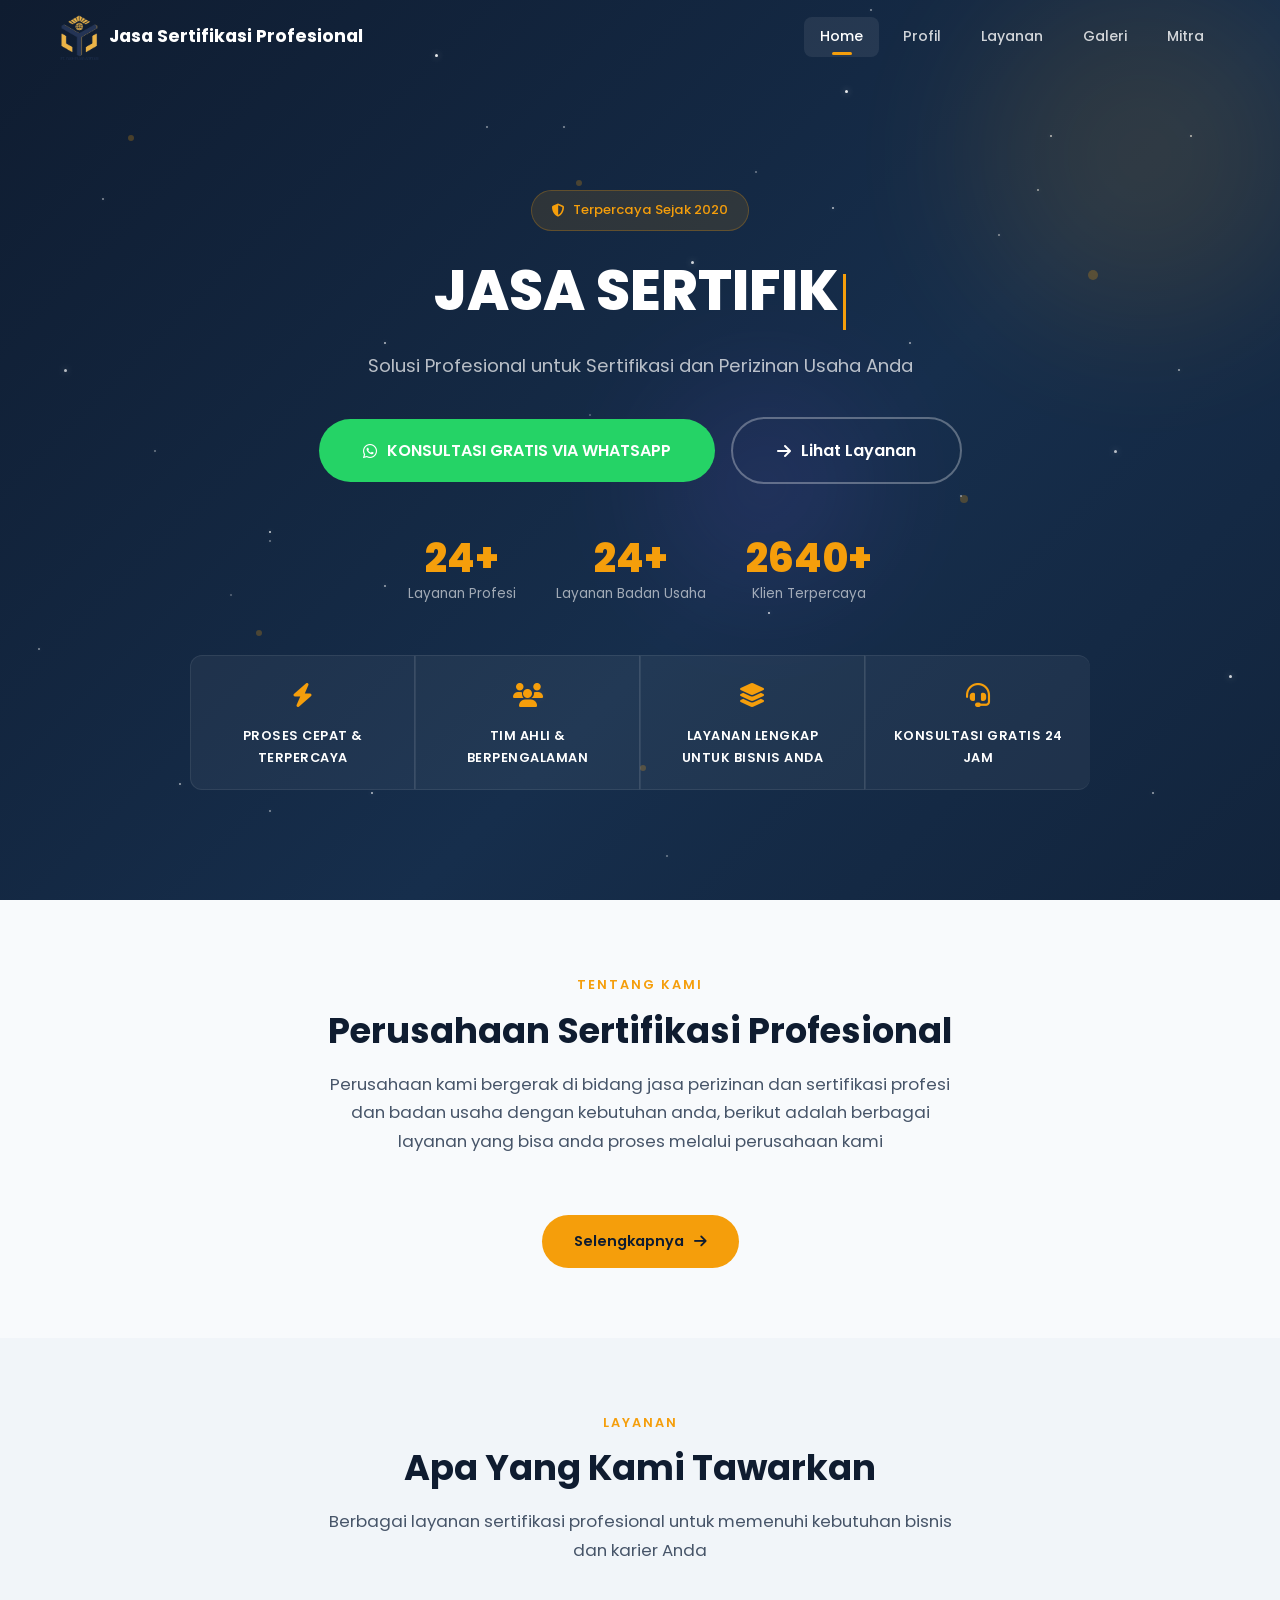
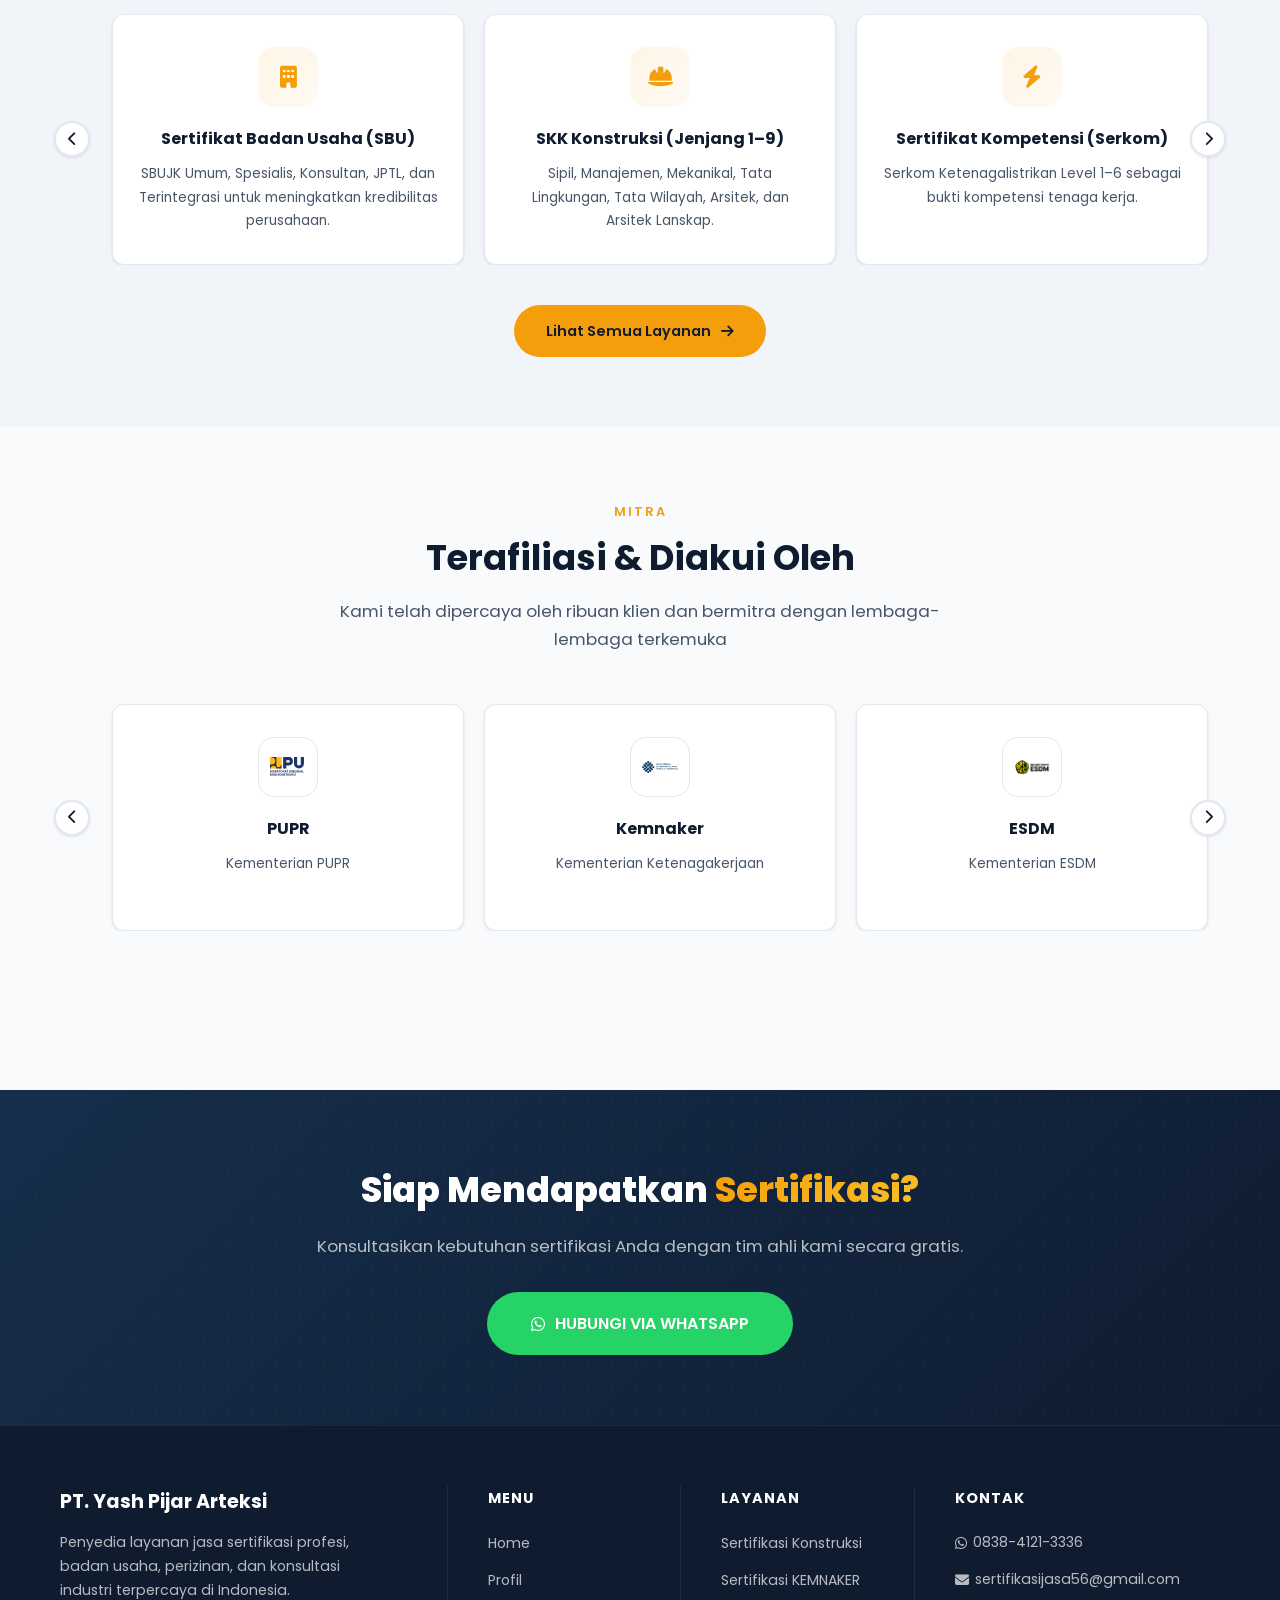
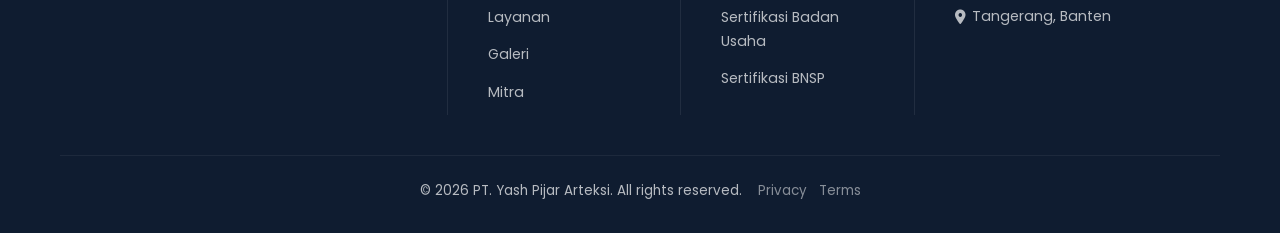
<file: index.html>
<!DOCTYPE html>
<html lang="id">
<head>
  <meta charset="UTF-8">
  <meta name="viewport" content="width=device-width, initial-scale=1.0, maximum-scale=1.0, user-scalable=no">
  <title>PT. Yash Pijar Arteksi | Jasa Sertifikasi Profesi & Badan Usaha</title>
  <meta name="description" content="PT. Yash Pijar Arteksi — jasa sertifikasi profesi dan badan usaha terpercaya di Tangerang. SKK Konstruksi, SBU, ISO, Serkom, dan perizinan usaha.">
  <meta name="robots" content="index, follow">
  <link rel="canonical" href="https://gosertify.my.id/">
  <meta property="og:title" content="PT. Yash Pijar Arteksi | Jasa Sertifikasi Profesi & Badan Usaha">
  <meta property="og:description" content="PT. Yash Pijar Arteksi — jasa sertifikasi profesi dan badan usaha terpercaya di Tangerang. SKK Konstruksi, SBU, ISO, Serkom, dan perizinan usaha.">
  <meta property="og:image" content="https://gosertify.my.id/assets/Logo/logo-pt-yash-pijar-arteksi-rev.png">
  <meta property="og:url" content="https://gosertify.my.id/">
  <meta property="og:type" content="website">
  <meta property="og:locale" content="id_ID">
  <meta name="twitter:card" content="summary_large_image">
  <meta name="twitter:title" content="PT. Yash Pijar Arteksi | Jasa Sertifikasi Profesi & Badan Usaha">
  <meta name="twitter:description" content="PT. Yash Pijar Arteksi — jasa sertifikasi profesi dan badan usaha terpercaya di Tangerang.">
  <meta name="twitter:image" content="https://gosertify.my.id/assets/Logo/logo-pt-yash-pijar-arteksi-rev.png">
  <link rel="icon" type="image/svg+xml" href="assets/Logo/logo-pt-yash-pijar-arteksi-rev.png">
  <link rel="preconnect" href="https://fonts.googleapis.com">
  <link rel="preconnect" href="https://fonts.gstatic.com" crossorigin>
  <link href="https://fonts.googleapis.com/css2?family=Poppins:wght@400;500;600;700;800&display=swap" rel="stylesheet">
  <link rel="stylesheet" href="https://cdnjs.cloudflare.com/ajax/libs/font-awesome/6.5.0/css/all.min.css">
  <link rel="stylesheet" href="css/style.css">
  <link rel="preload" href="assets/Logo/logo-pt-yash-pijar-arteksi-rev.png" as="image" type="image/png">
  <link rel="preload" href="css/style.css" as="style">
  <script type="application/ld+json">
  {
    "@context": "https://schema.org",
    "@type": "Organization",
    "name": "PT. Yash Pijar Arteksi",
    "url": "https://gosertify.my.id",
    "logo": "https://gosertify.my.id/assets/Logo/logo-pt-yash-pijar-arteksi-rev.png",
    "contactPoint": {
      "@type": "ContactPoint",
      "telephone": "+62-838-4121-3336",
      "contactType": "customer service",
      "availableLanguage": ["Indonesian"]
    },
    "address": {
      "@type": "PostalAddress",
      "streetAddress": "Ruko Bumi Permata Indah, Jl. Raden Saleh No 48, Karang Mulya",
      "addressLocality": "Karang Tengah, Tangerang",
      "addressRegion": "Banten",
      "postalCode": "15157",
      "addressCountry": "ID"
    }
  }
  </script>
  <script type="application/ld+json">
  {
    "@context": "https://schema.org",
    "@type": "LocalBusiness",
    "name": "PT. Yash Pijar Arteksi",
    "image": "https://gosertify.my.id/assets/Logo/logo-pt-yash-pijar-arteksi-rev.png",
    "url": "https://gosertify.my.id",
    "telephone": "+62-838-4121-3336",
    "email": "sertifikasijasa56@gmail.com",
    "address": {
      "@type": "PostalAddress",
      "streetAddress": "Ruko Bumi Permata Indah, Jl. Raden Saleh No 48, Karang Mulya",
      "addressLocality": "Karang Tengah, Tangerang",
      "addressRegion": "Banten",
      "postalCode": "15157",
      "addressCountry": "ID"
    },
    "geo": {
      "@type": "GeoCoordinates",
      "latitude": -6.2,
      "longitude": 106.7
    },
    "openingHoursSpecification": [
      {
        "@type": "OpeningHoursSpecification",
        "dayOfWeek": ["Monday", "Tuesday", "Wednesday", "Thursday", "Friday"],
        "opens": "08:00",
        "closes": "17:00"
      }
    ]
  }
  </script>
</head>
<body>

  <!-- NAVBAR -->
  <nav class="navbar">
    <div class="container">
      <a href="index.html" class="nav-logo">
        <img src="assets/Logo/logo-pt-yash-pijar-arteksi-rev.png" alt="PT. Yash Pijar Arteksi - GoSertify" width="40" height="40" class="nav-logo-img">
        <span class="nav-logo-text">Jasa Sertifikasi Profesional</span>
      </a>
      <div class="nav-links">
        <a href="index.html" class="active">Home</a>
        <a href="profil.html">Profil</a>
        <a href="layanan.html">Layanan</a>
        <a href="galeri.html">Galeri</a>
        <a href="mitra.html">Mitra</a>
      </div>
      <button class="nav-hamburger" aria-label="Menu">
        <span></span>
        <span></span>
        <span></span>
      </button>
    </div>
  </nav>

  <!-- HERO -->
  <section class="hero">
    <div class="hero-particles">
      <span></span><span></span><span></span>
      <span></span><span></span><span></span>
    </div>
    <div class="hero-stars">
      <span style="left:82%;top:15%;--star-op:0.7;--dur:2.7s;--delay:0.7s;"></span>
      <span style="left:14%;top:87%;--star-op:0.6;--dur:2.1s;--delay:0.5s;"></span>
      <span style="left:30%;top:65%;--star-op:0.6;--dur:4.1s;--delay:3.5s;"></span>
      <span class="bright" style="left:54%;top:29%;--star-op:0.8;--dur:4.4s;--delay:0.0s;"></span>
      <span style="left:21%;top:90%;--star-op:0.5;--dur:2.5s;--delay:4.8s;"></span>
      <span style="left:44%;top:14%;--star-op:0.5;--dur:3.1s;--delay:1.7s;"></span>
      <span class="bright" style="left:34%;top:6%;--star-op:0.9;--dur:4.9s;--delay:1.9s;"></span>
      <span style="left:71%;top:38%;--star-op:0.6;--dur:4.1s;--delay:0.2s;"></span>
      <span style="left:30%;top:38%;--star-op:0.7;--dur:4.6s;--delay:1.9s;"></span>
      <span style="left:59%;top:82%;--star-op:0.4;--dur:3.1s;--delay:3.4s;"></span>
      <span style="left:90%;top:88%;--star-op:0.6;--dur:2.5s;--delay:3.6s;"></span>
      <span style="left:21%;top:60%;--star-op:0.4;--dur:4.8s;--delay:3.4s;"></span>
      <span style="left:29%;top:88%;--star-op:0.7;--dur:4.3s;--delay:1.1s;"></span>
      <span class="bright" style="left:5%;top:41%;--star-op:0.7;--dur:2.6s;--delay:4.7s;"></span>
      <span style="left:92%;top:41%;--star-op:0.6;--dur:3.2s;--delay:4.6s;"></span>
      <span style="left:59%;top:19%;--star-op:0.4;--dur:4.2s;--delay:2.7s;"></span>
      <span class="bright" style="left:96%;top:75%;--star-op:0.8;--dur:3.2s;--delay:1.1s;"></span>
      <span style="left:18%;top:66%;--star-op:0.3;--dur:2.1s;--delay:0.5s;"></span>
      <span style="left:81%;top:21%;--star-op:0.6;--dur:3.2s;--delay:3.0s;"></span>
      <span style="left:60%;top:68%;--star-op:0.8;--dur:4.6s;--delay:0.1s;"></span>
      <span style="left:93%;top:15%;--star-op:0.7;--dur:3.0s;--delay:1.5s;"></span>
      <span style="left:21%;top:59%;--star-op:0.8;--dur:4.6s;--delay:1.3s;"></span>
      <span style="left:65%;top:23%;--star-op:0.7;--dur:2.9s;--delay:3.2s;"></span>
      <span style="left:78%;top:26%;--star-op:0.5;--dur:2.5s;--delay:4.8s;"></span>
      <span style="left:68%;top:1%;--star-op:0.5;--dur:2.3s;--delay:1.8s;"></span>
      <span style="left:8%;top:22%;--star-op:0.5;--dur:3.7s;--delay:2.1s;"></span>
      <span class="bright" style="left:42%;top:77%;--star-op:0.8;--dur:3.3s;--delay:0.9s;"></span>
      <span style="left:75%;top:55%;--star-op:0.5;--dur:4.0s;--delay:1.4s;"></span>
      <span style="left:12%;top:50%;--star-op:0.4;--dur:2.8s;--delay:3.8s;"></span>
      <span class="bright" style="left:87%;top:50%;--star-op:0.7;--dur:3.5s;--delay:2.3s;"></span>
      <span style="left:38%;top:14%;--star-op:0.5;--dur:4.7s;--delay:0.3s;"></span>
      <span style="left:52%;top:95%;--star-op:0.4;--dur:2.2s;--delay:4.1s;"></span>
      <span class="bright" style="left:66%;top:10%;--star-op:0.9;--dur:3.9s;--delay:1.6s;"></span>
      <span style="left:3%;top:72%;--star-op:0.5;--dur:4.5s;--delay:2.9s;"></span>
      <span style="left:46%;top:46%;--star-op:0.3;--dur:2.4s;--delay:3.2s;"></span>
    </div>
    <div class="hero-glow g1"></div>
    <div class="hero-glow g3"></div>
    <div class="container">
      <div class="hero-badge">
        <i class="fas fa-shield-halved"></i> Terpercaya Sejak 2020
      </div>
      <h1 class="hero-title">
        <span id="typing-text"></span><span class="cursor"></span>
      </h1>
      <p class="hero-subtitle">
        Solusi Profesional untuk Sertifikasi dan Perizinan Usaha Anda
      </p>
      <div class="hero-actions">
        <a href="https://wa.me/6283841213336?text=Halo%20ARIL%20HIDAYAT%2C%20saya%20tertarik%20dengan%20jasa%20sertifikasi%20dan%20perizinan%20yang%20ditawarkan.%20Saya%20ingin%20konsultasi." target="_blank" class="btn btn-wa btn-lg btn-pulse wa-link" aria-label="Konsultasi gratis via WhatsApp">
          <i class="fab fa-whatsapp"></i> KONSULTASI GRATIS VIA WHATSAPP
        </a>
        <a href="layanan.html" class="btn btn-outline btn-lg">
          <i class="fas fa-arrow-right"></i> Lihat Layanan
        </a>
      </div>
      <div class="hero-stats">
        <div class="hero-stat">
          <div class="number"><span class="counter" data-target="24">0</span></div>
          <div class="label">Layanan Profesi</div>
        </div>
        <div class="hero-stat">
          <div class="number"><span class="counter" data-target="24">0</span></div>
          <div class="label">Layanan Badan Usaha</div>
        </div>
        <div class="hero-stat">
          <div class="number"><span class="counter" data-target="5000">0</span></div>
          <div class="label">Klien Terpercaya</div>
        </div>
      </div>
      <div class="hero-features">
        <div class="hero-feature reveal">
          <div class="icon"><i class="fas fa-bolt"></i></div>
          <h4>PROSES CEPAT & TERPERCAYA</h4>
        </div>
        <div class="hero-feature reveal">
          <div class="icon"><i class="fas fa-users"></i></div>
          <h4>TIM AHLI & BERPENGALAMAN</h4>
        </div>
        <div class="hero-feature reveal">
          <div class="icon"><i class="fas fa-layer-group"></i></div>
          <h4>LAYANAN LENGKAP UNTUK BISNIS ANDA</h4>
        </div>
        <div class="hero-feature reveal">
          <div class="icon"><i class="fas fa-headset"></i></div>
          <h4>KONSULTASI GRATIS 24 JAM</h4>
        </div>
      </div>
    </div>
  </section>

  <!-- ABOUT PREVIEW -->
  <section class="section-padding">
    <div class="container">
      <div class="text-center reveal">
        <span class="section-tag">Tentang Kami</span>
        <h2 class="section-title">Perusahaan Sertifikasi Profesional</h2>
        <p class="section-subtitle">
          Perusahaan kami bergerak di bidang jasa perizinan dan sertifikasi profesi dan badan usaha dengan kebutuhan anda, berikut adalah berbagai layanan yang bisa anda proses melalui perusahaan kami
        </p>
        <a href="profil.html" class="btn btn-primary" style="margin-top:10px;">
          Selengkapnya <i class="fas fa-arrow-right"></i>
        </a>
      </div>
    </div>
  </section>

  <!-- LAYANAN PREVIEW -->
  <section class="section-padding" style="background:#F1F5F9;">
    <div class="container">
      <div class="text-center reveal">
        <span class="section-tag">Layanan</span>
        <h2 class="section-title">Apa Yang Kami Tawarkan</h2>
        <p class="section-subtitle">
          Berbagai layanan sertifikasi profesional untuk memenuhi kebutuhan bisnis dan karier Anda
        </p>
      </div>
      <div class="carousel-scroll">
        <button class="carousel-btn prev" onclick="scrollCarousel(this, -1)" aria-label="Sebelumnya"><i class="fas fa-chevron-left"></i></button>
        <div class="services-grid scroll-x">
          <div class="service-card reveal">
            <div class="icon"><i class="fas fa-building"></i></div>
            <h4>Sertifikat Badan Usaha (SBU)</h4>
            <p>SBUJK Umum, Spesialis, Konsultan, JPTL, dan Terintegrasi untuk meningkatkan kredibilitas perusahaan.</p>
          </div>
          <div class="service-card reveal">
            <div class="icon"><i class="fas fa-helmet-safety"></i></div>
            <h4>SKK Konstruksi (Jenjang 1–9)</h4>
            <p>Sipil, Manajemen, Mekanikal, Tata Lingkungan, Tata Wilayah, Arsitek, dan Arsitek Lanskap.</p>
          </div>
          <div class="service-card reveal">
            <div class="icon"><i class="fas fa-bolt"></i></div>
            <h4>Sertifikat Kompetensi (Serkom)</h4>
            <p>Serkom Ketenagalistrikan Level 1–6 sebagai bukti kompetensi tenaga kerja.</p>
          </div>
          <div class="service-card reveal">
            <div class="icon"><i class="fas fa-globe"></i></div>
            <h4>Sertifikasi ISO</h4>
            <p>ISO Akreditasi IAF dan ISO Non Akreditasi untuk sistem manajemen yang efektif.</p>
          </div>
          <div class="service-card reveal">
            <div class="icon"><i class="fas fa-file-contract"></i></div>
            <h4>Sertifikat Standar Konstruksi</h4>
            <p>Pengurusan sertifikat standar konstruksi untuk memenuhi persyaratan legalitas usaha.</p>
          </div>
        </div>
        <button class="carousel-btn next" onclick="scrollCarousel(this, 1)" aria-label="Selanjutnya"><i class="fas fa-chevron-right"></i></button>
      </div>
      <div class="text-center reveal" style="margin-top:40px;">
        <a href="layanan.html" class="btn btn-primary">
          Lihat Semua Layanan <i class="fas fa-arrow-right"></i>
        </a>
      </div>
    </div>
  </section>

  <!-- MITRA SLIDER -->
  <section class="section-padding" style="background:#F8FAFC;">
    <div class="container">
      <div class="text-center reveal">
        <span class="section-tag">Mitra</span>
        <h2 class="section-title">Terafiliasi & Diakui Oleh</h2>
        <p class="section-subtitle">
          Kami telah dipercaya oleh ribuan klien dan bermitra dengan lembaga-lembaga terkemuka
        </p>
      </div>
      <div class="carousel-scroll">
        <button class="carousel-btn prev" onclick="scrollCarousel(this, -1)" aria-label="Sebelumnya"><i class="fas fa-chevron-left"></i></button>
        <div class="services-grid mitra-grid-scroll scroll-x">
          <div class="service-card reveal">
            <div class="icon mitra-card-icon"><img src="assets/Mitra/PUPR.svg" alt="Kementerian PUPR" width="50" height="50"></div>
            <h4>PUPR</h4>
            <p>Kementerian PUPR</p>
          </div>
          <div class="service-card reveal">
            <div class="icon mitra-card-icon"><img src="assets/Mitra/kemenker.png" alt="Kementerian Ketenagakerjaan" width="50" height="50"></div>
            <h4>Kemnaker</h4>
            <p>Kementerian Ketenagakerjaan</p>
          </div>
          <div class="service-card reveal">
            <div class="icon mitra-card-icon"><img src="assets/Mitra/ESDM.jpg" alt="Kementerian ESDM" width="50" height="50"></div>
            <h4>ESDM</h4>
            <p>Kementerian ESDM</p>
          </div>
          <div class="service-card reveal">
            <div class="icon mitra-card-icon"><img src="assets/Mitra/iaf_logo.svg" alt="International Accreditation Forum" width="50" height="50"></div>
            <h4>IAF</h4>
            <p>International Accreditation Forum</p>
          </div>
          <div class="service-card reveal">
            <div class="icon mitra-card-icon"><img src="assets/Mitra/KAN.png" alt="Komite Akreditasi Nasional" width="50" height="50"></div>
            <h4>KAN</h4>
            <p>Komite Akreditasi Nasional</p>
          </div>
          <div class="service-card reveal">
            <div class="icon mitra-card-icon"><img src="assets/Mitra/PS3M.png" alt="P3SM" width="50" height="50"></div>
            <h4>P3SM</h4>
            <p>Perkumpulan Profesi Penguji dan Sertifikasi Mutu Indonesia</p>
          </div>
          <div class="service-card reveal">
            <div class="icon mitra-card-icon"><img src="assets/Mitra/BNSP.png" alt="Badan Nasional Sertifikasi Profesi" width="50" height="50"></div>
            <h4>BNSP</h4>
            <p>Badan Nasional Sertifikasi Profesi</p>
          </div>
        </div>
        <button class="carousel-btn next" onclick="scrollCarousel(this, 1)" aria-label="Selanjutnya"><i class="fas fa-chevron-right"></i></button>
      </div>
      <div class="text-center reveal" style="margin-top:36px;">
        <a href="mitra.html" class="btn btn-primary">
          Lihat Semua Mitra <i class="fas fa-arrow-right"></i>
        </a>
      </div>
    </div>
  </section>

  <!-- CTA -->
  <section class="cta-section section-padding">
    <div class="container">
      <div class="reveal">
        <h2>Siap Mendapatkan <span>Sertifikasi?</span></h2>
        <p>Konsultasikan kebutuhan sertifikasi Anda dengan tim ahli kami secara gratis.</p>
        <a href="https://wa.me/6283841213336?text=Halo%20ARIL%20HIDAYAT%2C%20saya%20tertarik%20dengan%20jasa%20sertifikasi%20dan%20perizinan%20yang%20ditawarkan.%20Saya%20ingin%20konsultasi." target="_blank" class="btn btn-wa btn-lg wa-link" aria-label="Hubungi via WhatsApp">
          <i class="fab fa-whatsapp"></i> HUBUNGI VIA WHATSAPP
        </a>
      </div>
    </div>
  </section>

  <!-- FOOTER -->
  <footer class="footer">
    <div class="container">
      <div class="footer-grid">
        <div class="footer-brand">
          <h3>PT. Yash Pijar Arteksi</h3>
          <p>Penyedia layanan jasa sertifikasi profesi, badan usaha, perizinan, dan konsultasi industri terpercaya di Indonesia.</p>
        </div>
        <div class="footer-col">
          <h4>Menu</h4>
          <ul>
            <li><a href="index.html">Home</a></li>
            <li><a href="profil.html">Profil</a></li>
            <li><a href="layanan.html">Layanan</a></li>
            <li><a href="galeri.html">Galeri</a></li>
            <li><a href="mitra.html">Mitra</a></li>
          </ul>
        </div>
        <div class="footer-col">
          <h4>Layanan</h4>
          <ul>
            <li><a href="layanan.html">Sertifikasi Konstruksi</a></li>
            <li><a href="layanan.html">Sertifikasi KEMNAKER</a></li>
            <li><a href="layanan.html">Sertifikasi Badan Usaha</a></li>
            <li><a href="layanan.html">Sertifikasi BNSP</a></li>
          </ul>
        </div>
        <div class="footer-col">
          <h4>Kontak</h4>
          <ul>
            <li><a href="https://wa.me/6283841213336" target="_blank"><i class="fab fa-whatsapp"></i> 0838-4121-3336</a></li>
            <li><a href="mailto:sertifikasijasa56@gmail.com"><i class="fas fa-envelope"></i> sertifikasijasa56@gmail.com</a></li>
            <li><a href="https://maps.google.com/?q=Ruko+Bumi+Permata+Indah+Jl+Raden+Saleh+No+48+Karang+Mulya+Karang+Tengah+Tangerang+Banten+15157" target="_blank"><i class="fas fa-map-marker-alt"></i> Tangerang, Banten</a></li>
          </ul>
        </div>
      </div>
      <div class="footer-bottom">
        <span>&copy; 2026 PT. Yash Pijar Arteksi. All rights reserved. <a href="privacy.html" style="color:rgba(255,255,255,0.5);margin-left:12px;">Privacy</a> <a href="terms.html" style="color:rgba(255,255,255,0.5);margin-left:8px;">Terms</a></span>
      </div>
    </div>
  </footer>

  <!-- MODAL LAYANAN -->
  <div class="modal-overlay">
    <div class="modal">
      <button class="modal-close" aria-label="Tutup">&times;</button>
      <div class="modal-icon"><i class="fas fa-file-pen"></i></div>
      <h3>Daftar Layanan</h3>
      <p class="modal-service-name" id="modal-service-name">-</p>
      <input type="hidden" id="service-name-input">
      <form class="modal-form">
        <div class="form-group">
          <label for="field-nama">Nama / Asal Perusahaan</label>
          <input type="text" id="field-nama" placeholder="Masukkan nama atau perusahaan Anda" required>
        </div>
        <div class="form-group">
          <label for="field-telepon">Nomor Telepon</label>
          <input type="tel" id="field-telepon" placeholder="0812xxxxxxx" required>
        </div>
        <div class="form-group">
          <label for="field-email">Email <span style="color:#94A3B8;font-weight:400;">(opsional)</span></label>
          <input type="email" id="field-email" placeholder="email@contoh.com">
        </div>
        <button type="submit" class="btn btn-primary">
          <i class="fab fa-whatsapp"></i> Kirim ke WhatsApp
        </button>
      </form>
    </div>
  </div>

  <script defer src="js/main.js"></script>
</body>
</html>
</file>
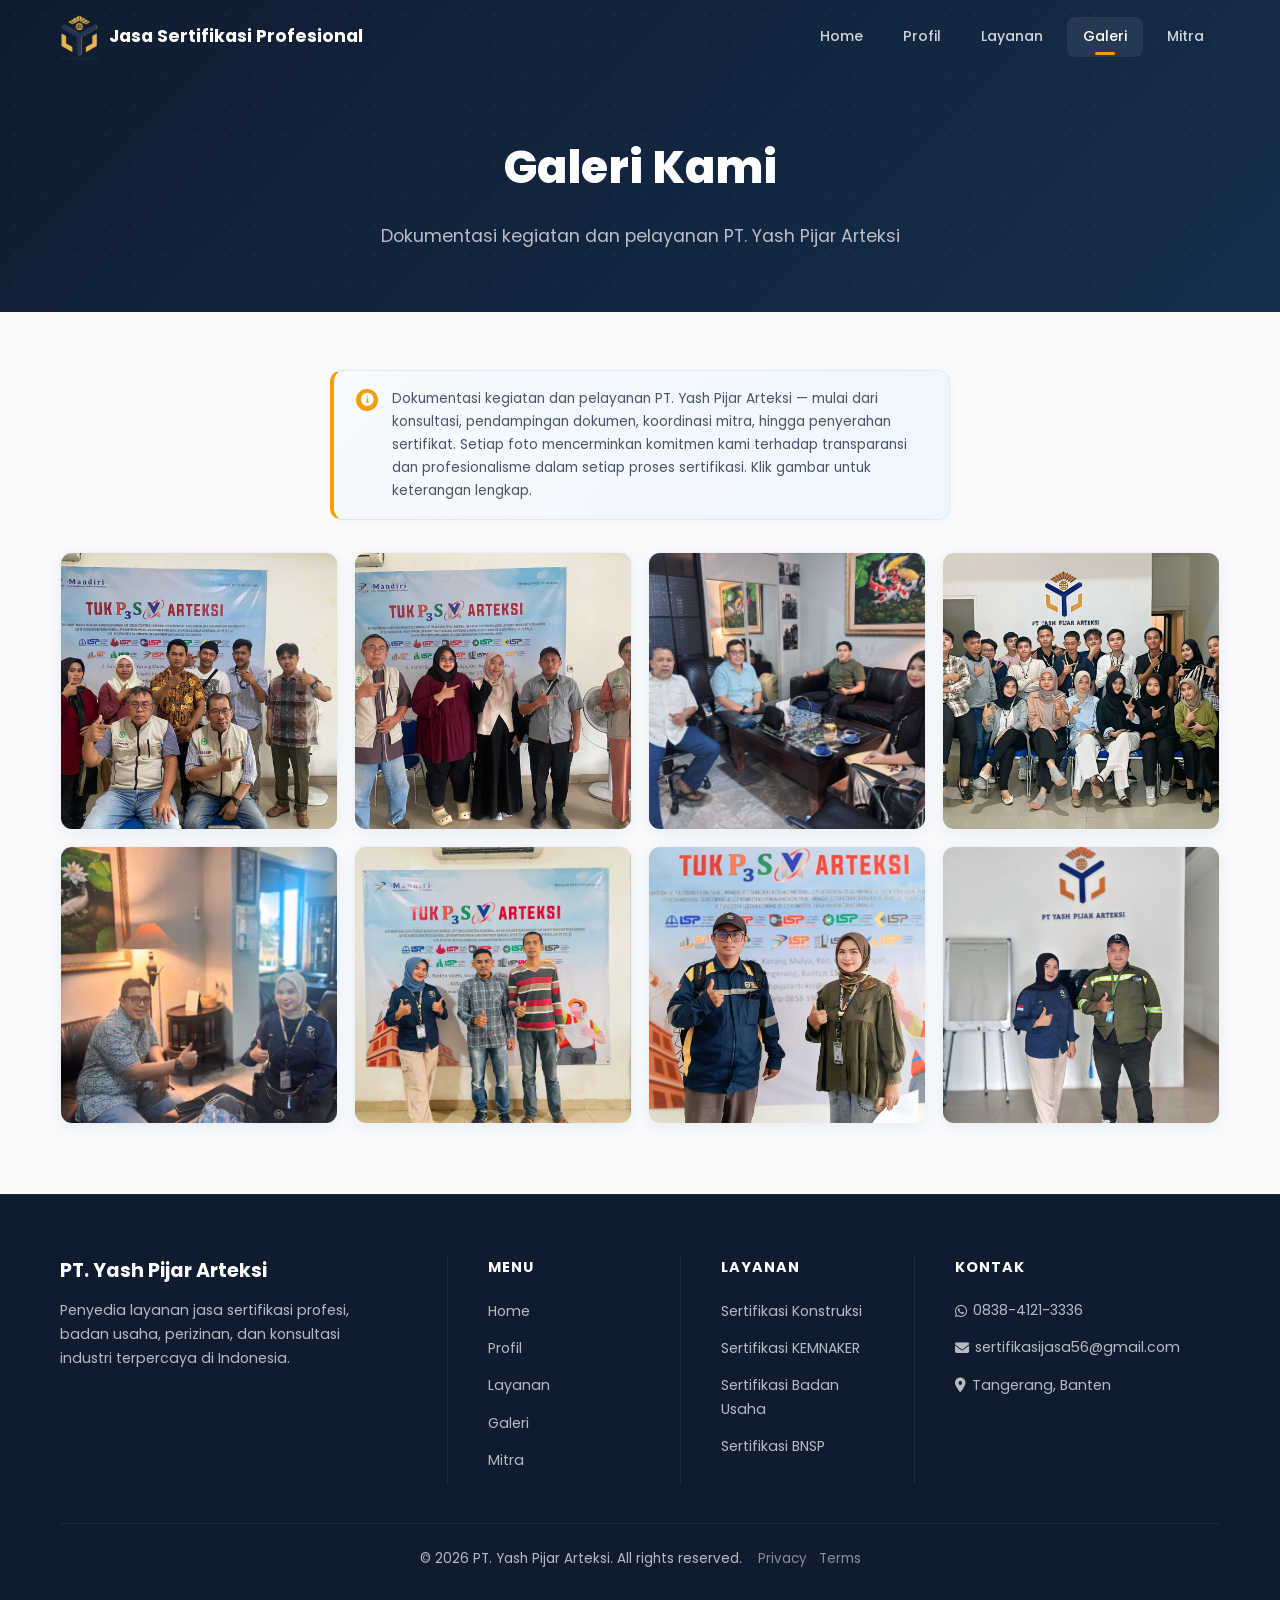
<file: galeri.html>
<!DOCTYPE html>
<html lang="id">
<head>
  <meta charset="UTF-8">
  <meta name="viewport" content="width=device-width, initial-scale=1.0, maximum-scale=1.0, user-scalable=no">
  <title>Galeri Kegiatan | PT. Yash Pijar Arteksi</title>
  <meta name="description" content="Galeri foto kegiatan dan dokumentasi PT. Yash Pijar Arteksi — perusahaan jasa sertifikasi profesi dan badan usaha di Tangerang.">
  <meta name="robots" content="index, follow">
  <link rel="canonical" href="https://gosertify.my.id/galeri.html">
  <meta property="og:title" content="Galeri Kegiatan | PT. Yash Pijar Arteksi">
  <meta property="og:description" content="Galeri foto kegiatan dan dokumentasi PT. Yash Pijar Arteksi.">
  <meta property="og:image" content="https://gosertify.my.id/assets/Logo/logo-pt-yash-pijar-arteksi-rev.png">
  <meta property="og:url" content="https://gosertify.my.id/galeri.html">
  <meta property="og:type" content="website">
  <meta property="og:locale" content="id_ID">
  <meta name="twitter:card" content="summary_large_image">
  <meta name="twitter:title" content="Galeri Kegiatan | PT. Yash Pijar Arteksi">
  <meta name="twitter:description" content="Galeri foto kegiatan dan dokumentasi PT. Yash Pijar Arteksi.">
  <meta name="twitter:image" content="https://gosertify.my.id/assets/Logo/logo-pt-yash-pijar-arteksi-rev.png">
  <link rel="icon" type="image/svg+xml" href="assets/Logo/logo-pt-yash-pijar-arteksi-rev.png">
  <link rel="preconnect" href="https://fonts.googleapis.com">
  <link rel="preconnect" href="https://fonts.gstatic.com" crossorigin>
  <link href="https://fonts.googleapis.com/css2?family=Poppins:wght@400;500;600;700;800&display=swap" rel="stylesheet">
  <link rel="stylesheet" href="https://cdnjs.cloudflare.com/ajax/libs/font-awesome/6.5.0/css/all.min.css">
  <link rel="stylesheet" href="css/style.css">
  <link rel="preload" href="assets/Logo/logo-pt-yash-pijar-arteksi-rev.png" as="image" type="image/png">
  <link rel="preload" href="css/style.css" as="style">
  <script type="application/ld+json">
  {
    "@context": "https://schema.org",
    "@type": "BreadcrumbList",
    "itemListElement": [
      { "@type": "ListItem", "position": 1, "name": "Home", "item": "https://gosertify.my.id/" },
      { "@type": "ListItem", "position": 2, "name": "Galeri", "item": "https://gosertify.my.id/galeri.html" }
    ]
  }
  </script>
</head>
<body>

  <!-- NAVBAR -->
  <nav class="navbar scrolled">
    <div class="container">
      <a href="index.html" class="nav-logo">
        <img src="assets/Logo/logo-pt-yash-pijar-arteksi-rev.png" alt="PT. Yash Pijar Arteksi - GoSertify" width="40" height="40" class="nav-logo-img">
        <span class="nav-logo-text">Jasa Sertifikasi Profesional</span>
      </a>
      <div class="nav-links">
        <a href="index.html">Home</a>
        <a href="profil.html">Profil</a>
        <a href="layanan.html">Layanan</a>
        <a href="galeri.html" class="active">Galeri</a>
        <a href="mitra.html">Mitra</a>
      </div>
      <button class="nav-hamburger" aria-label="Menu">
        <span></span>
        <span></span>
        <span></span>
      </button>
    </div>
  </nav>

  <!-- PAGE HEADER -->
  <section class="page-header">
    <div class="container">
      <h1 class="reveal">Galeri Kami</h1>
      <p class="reveal">Dokumentasi kegiatan dan pelayanan PT. Yash Pijar Arteksi</p>
    </div>
  </section>

  <!-- GALERI -->
  <section class="section-padding">
    <div class="container">
      <div class="gallery-note reveal">
        <i class="fas fa-info-circle"></i>
        <span>Dokumentasi kegiatan dan pelayanan PT. Yash Pijar Arteksi — mulai dari konsultasi, pendampingan dokumen, koordinasi mitra, hingga penyerahan sertifikat. Setiap foto mencerminkan komitmen kami terhadap transparansi dan profesionalisme dalam setiap proses sertifikasi. Klik gambar untuk keterangan lengkap.</span>
      </div>
      <div class="gallery-grid" id="galeriGrid">
        <div class="gallery-item reveal"><img src="assets/Galeri/Galeri-Yash-Pijar-Arteksi-1.jpeg" alt="Dokumentasi kegiatan sertifikasi PT. Yash Pijar Arteksi" loading="lazy" width="400" height="400"></div>
        <div class="gallery-item reveal"><img src="assets/Galeri/Galeri-Yash-Pijar-Arteksi-2.jpeg" alt="Dokumentasi pelayanan sertifikasi" loading="lazy" width="400" height="400"></div>
        <div class="gallery-item reveal"><img src="assets/Galeri/Galeri-Yash-Pijar-Arteksi-3-1536x1152.jpeg" alt="Kegiatan tim PT. Yash Pijar Arteksi" loading="lazy" width="400" height="400"></div>
        <div class="gallery-item reveal"><img src="assets/Galeri/Galeri-Yash-Pijar-Arteksi-4.jpg" alt="Foto bersama klien sertifikasi" loading="lazy" width="400" height="400"></div>
        <div class="gallery-item reveal"><img src="assets/Galeri/Galeri-Yash-Pijar-Arteksi-5.jpeg" alt="Dokumentasi GoSertify" loading="lazy" width="400" height="400"></div>
        <div class="gallery-item reveal"><img src="assets/Galeri/Galeri-Yash-Pijar-Arteksi-6.jpg" alt="Kegiatan perusahaan jasa sertifikasi" loading="lazy" width="400" height="400"></div>
        <div class="gallery-item reveal"><img src="assets/Galeri/Galeri-Yash-Pijar-Arteksi-7a.jpg" alt="Pelayanan sertifikasi profesi" loading="lazy" width="400" height="400"></div>
        <div class="gallery-item reveal"><img src="assets/Galeri/Galeri-Yash-Pijar-Arteksi-8.jpeg" alt="Dokumentasi PT. Yash Pijar Arteksi" loading="lazy" width="400" height="400"></div>
      </div>
    </div>
  </section>

  <!-- FOOTER -->
  <footer class="footer">
    <div class="container">
      <div class="footer-grid">
        <div class="footer-brand">
          <h3>PT. Yash Pijar Arteksi</h3>
          <p>Penyedia layanan jasa sertifikasi profesi, badan usaha, perizinan, dan konsultasi industri terpercaya di Indonesia.</p>
        </div>
        <div class="footer-col">
          <h4>Menu</h4>
          <ul>
            <li><a href="index.html">Home</a></li>
            <li><a href="profil.html">Profil</a></li>
            <li><a href="layanan.html">Layanan</a></li>
            <li><a href="galeri.html">Galeri</a></li>
            <li><a href="mitra.html">Mitra</a></li>
          </ul>
        </div>
        <div class="footer-col">
          <h4>Layanan</h4>
          <ul>
            <li><a href="layanan.html">Sertifikasi Konstruksi</a></li>
            <li><a href="layanan.html">Sertifikasi KEMNAKER</a></li>
            <li><a href="layanan.html">Sertifikasi Badan Usaha</a></li>
            <li><a href="layanan.html">Sertifikasi BNSP</a></li>
          </ul>
        </div>
        <div class="footer-col">
          <h4>Kontak</h4>
          <ul>
            <li><a href="https://wa.me/6283841213336" target="_blank"><i class="fab fa-whatsapp"></i> 0838-4121-3336</a></li>
            <li><a href="mailto:sertifikasijasa56@gmail.com"><i class="fas fa-envelope"></i> sertifikasijasa56@gmail.com</a></li>
            <li><a href="https://maps.google.com/?q=Ruko+Bumi+Permata+Indah+Jl+Raden+Saleh+No+48+Karang+Mulya+Karang+Tengah+Tangerang+Banten+15157" target="_blank"><i class="fas fa-map-marker-alt"></i> Tangerang, Banten</a></li>
          </ul>
        </div>
      </div>
      <div class="footer-bottom">
        <span>&copy; 2026 PT. Yash Pijar Arteksi. All rights reserved. <a href="privacy.html" style="color:rgba(255,255,255,0.5);margin-left:12px;">Privacy</a> <a href="terms.html" style="color:rgba(255,255,255,0.5);margin-left:8px;">Terms</a></span>
      </div>
    </div>
  </footer>

  <script defer src="js/main.js"></script>
</body>
</html>
</file>
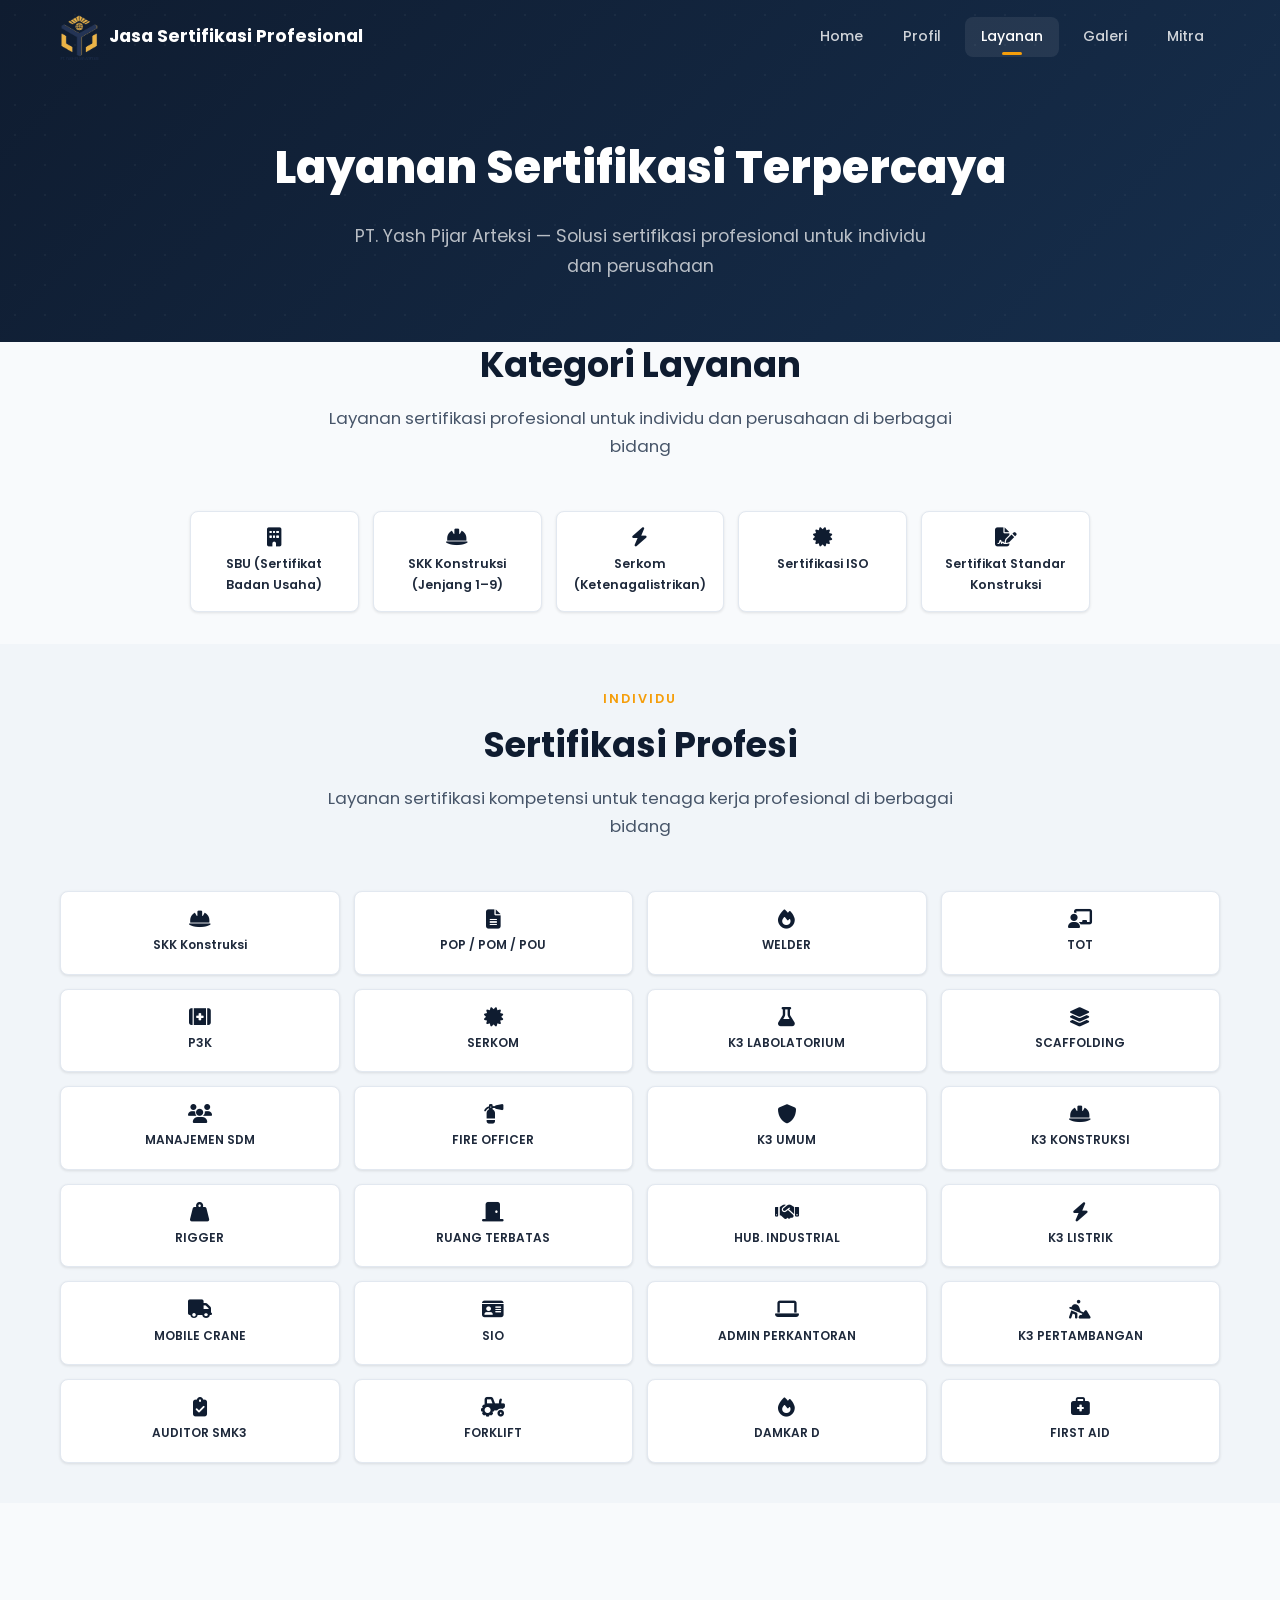
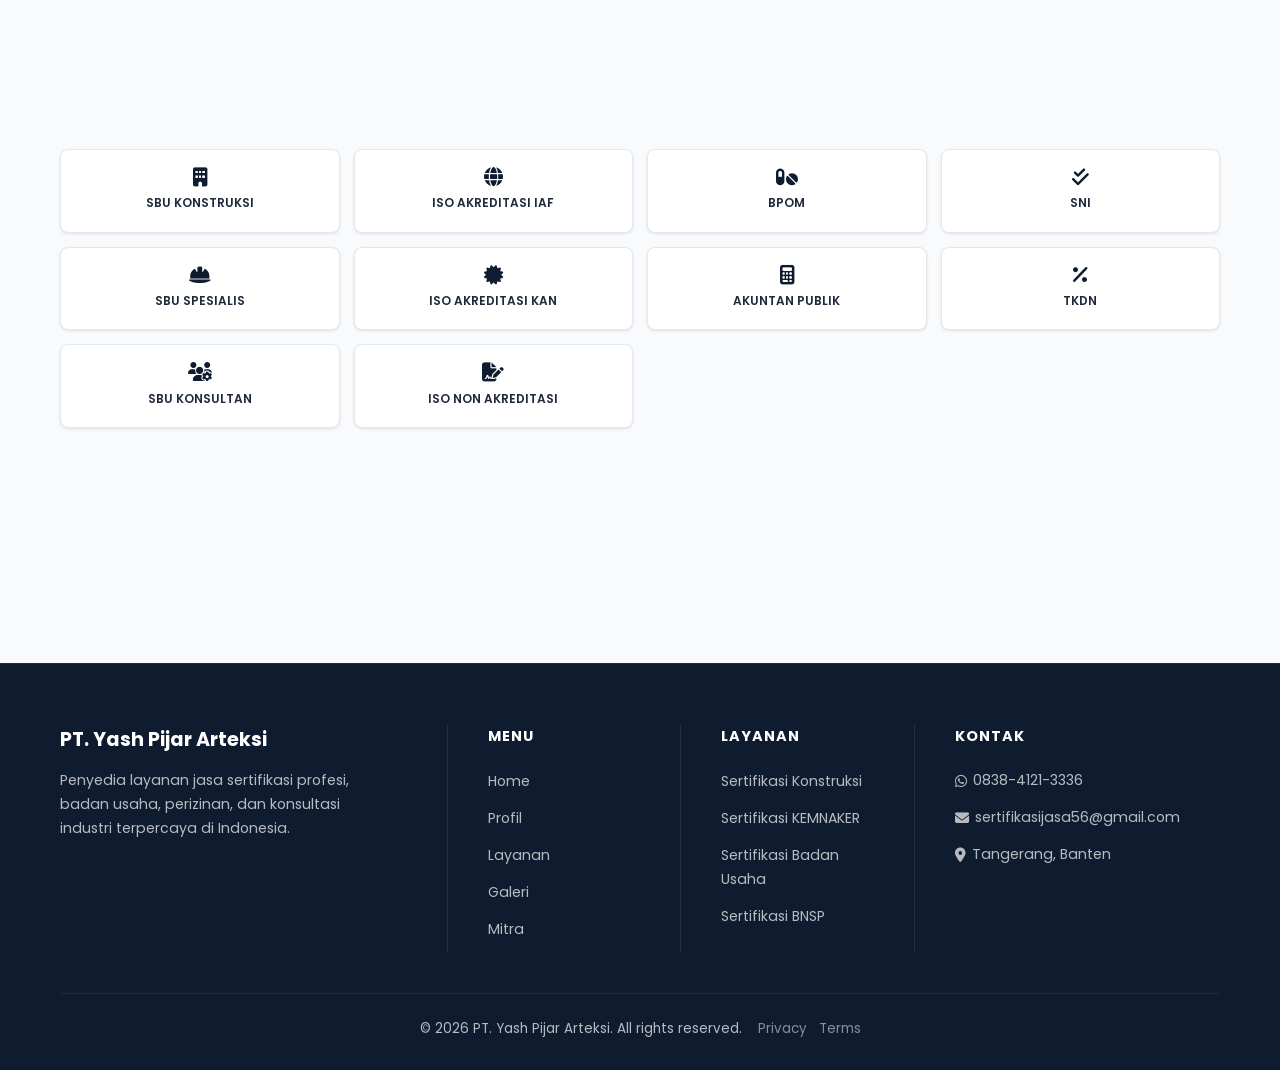
<file: layanan.html>
<!DOCTYPE html>
<html lang="id">
<head>
  <meta charset="UTF-8">
  <meta name="viewport" content="width=device-width, initial-scale=1.0, maximum-scale=1.0, user-scalable=no">
  <title>Layanan Sertifikasi | SBU, SKK, Serkom, ISO & Standar Konstruksi</title>
  <meta name="description" content="Layanan sertifikasi PT. Yash Pijar Arteksi: SBU, SKK Konstruksi, Serkom Ketenagalistrikan, ISO Akreditasi IAF, dan Sertifikat Standar Konstruksi.">
  <meta name="robots" content="index, follow">
  <link rel="canonical" href="https://gosertify.my.id/layanan.html">
  <meta property="og:title" content="Layanan Sertifikasi | SBU, SKK, Serkom, ISO & Standar Konstruksi">
  <meta property="og:description" content="Layanan sertifikasi PT. Yash Pijar Arteksi: SBU, SKK Konstruksi, Serkom, ISO, dan Sertifikat Standar Konstruksi untuk individu dan perusahaan.">
  <meta property="og:image" content="https://gosertify.my.id/assets/Logo/logo-pt-yash-pijar-arteksi-rev.png">
  <meta property="og:url" content="https://gosertify.my.id/layanan.html">
  <meta property="og:type" content="website">
  <meta property="og:locale" content="id_ID">
  <meta name="twitter:card" content="summary_large_image">
  <meta name="twitter:title" content="Layanan Sertifikasi | SBU, SKK, Serkom, ISO & Standar Konstruksi">
  <meta name="twitter:description" content="Layanan sertifikasi PT. Yash Pijar Arteksi: SBU, SKK Konstruksi, Serkom, ISO, dan Sertifikat Standar Konstruksi.">
  <meta name="twitter:image" content="https://gosertify.my.id/assets/Logo/logo-pt-yash-pijar-arteksi-rev.png">
  <link rel="icon" type="image/svg+xml" href="assets/Logo/logo-pt-yash-pijar-arteksi-rev.png">
  <link rel="preconnect" href="https://fonts.googleapis.com">
  <link rel="preconnect" href="https://fonts.gstatic.com" crossorigin>
  <link href="https://fonts.googleapis.com/css2?family=Poppins:wght@400;500;600;700;800&display=swap" rel="stylesheet">
  <link rel="stylesheet" href="https://cdnjs.cloudflare.com/ajax/libs/font-awesome/6.5.0/css/all.min.css">
  <link rel="stylesheet" href="css/style.css">
  <link rel="preload" href="assets/Logo/logo-pt-yash-pijar-arteksi-rev.png" as="image" type="image/png">
  <link rel="preload" href="css/style.css" as="style">
  <script type="application/ld+json">
  {
    "@context": "https://schema.org",
    "@type": "BreadcrumbList",
    "itemListElement": [
      { "@type": "ListItem", "position": 1, "name": "Home", "item": "https://gosertify.my.id/" },
      { "@type": "ListItem", "position": 2, "name": "Layanan", "item": "https://gosertify.my.id/layanan.html" }
    ]
  }
  </script>
  <script type="application/ld+json">
  {
    "@context": "https://schema.org",
    "@type": "Service",
    "provider": {
      "@type": "Organization",
      "name": "PT. Yash Pijar Arteksi",
      "url": "https://gosertify.my.id"
    },
    "hasOfferCatalog": {
      "@type": "OfferCatalog",
      "name": "Layanan Sertifikasi",
      "itemListElement": [
        {
          "@type": "Offer",
          "itemOffered": {
            "@type": "Service",
            "name": "Sertifikat Badan Usaha (SBU)",
            "description": "SBU menunjukkan badan usaha telah memenuhi persyaratan untuk menjalankan kegiatan usaha. Meliputi SBUJK Umum, Spesialis, Konsultan, JPTL, dan Terintegrasi."
          }
        },
        {
          "@type": "Offer",
          "itemOffered": {
            "@type": "Service",
            "name": "SKK Konstruksi (Jenjang 1–9)",
            "description": "Sertifikat bukti kompetensi tenaga kerja konstruksi yang diakui resmi. Bidang: Sipil, Manajemen, Mekanikal, Tata Lingkungan, Tata Wilayah, Arsitek, Arsitek Lanskap."
          }
        },
        {
          "@type": "Offer",
          "itemOffered": {
            "@type": "Service",
            "name": "Sertifikat Kompetensi (Serkom)",
            "description": "Sertifikat Kompetensi Ketenagalistrikan Level 1 hingga Level 6 sebagai bukti kompetensi tenaga kerja bidang kelistrikan."
          }
        },
        {
          "@type": "Offer",
          "itemOffered": {
            "@type": "Service",
            "name": "Sertifikasi ISO",
            "description": "Sertifikasi ISO Akreditasi IAF dan ISO Non Akreditasi untuk membantu perusahaan membangun sistem manajemen yang efektif dan berkualitas."
          }
        },
        {
          "@type": "Offer",
          "itemOffered": {
            "@type": "Service",
            "name": "Sertifikat Standar Konstruksi",
            "description": "Layanan pengurusan Sertifikat Standar Konstruksi untuk memenuhi persyaratan legalitas usaha sesuai regulasi yang berlaku."
          }
        }
      ]
    }
  }
  </script>
</head>
<body>

  <!-- NAVBAR -->
  <nav class="navbar scrolled">
    <div class="container">
      <a href="index.html" class="nav-logo">
        <img src="assets/Logo/logo-pt-yash-pijar-arteksi-rev.png" alt="PT. Yash Pijar Arteksi - GoSertify" width="40" height="40" class="nav-logo-img">
        <span class="nav-logo-text">Jasa Sertifikasi Profesional</span>
      </a>
      <div class="nav-links">
        <a href="index.html">Home</a>
        <a href="profil.html">Profil</a>
        <a href="layanan.html" class="active">Layanan</a>
        <a href="galeri.html">Galeri</a>
        <a href="mitra.html">Mitra</a>
      </div>
      <button class="nav-hamburger" aria-label="Menu">
        <span></span>
        <span></span>
        <span></span>
      </button>
    </div>
  </nav>

  <!-- PAGE HEADER -->
  <section class="page-header">
    <div class="container">
      <h1 class="reveal">Layanan Sertifikasi Terpercaya</h1>
      <p class="reveal">PT. Yash Pijar Arteksi — Solusi sertifikasi profesional untuk individu dan perusahaan</p>
    </div>
  </section>

  <!-- RINGKASAN 5 LAYANAN -->
  <section class="section-ringkasan">
    <div class="container">
      <div class="text-center reveal">
        <h2 class="section-title">Kategori Layanan</h2>
        <p class="section-subtitle">Layanan sertifikasi profesional untuk individu dan perusahaan di berbagai bidang</p>
      </div>
      <div class="badge-grid-ringkasan">
        <div class="badge-item reveal"><i class="fas fa-building"></i> SBU (Sertifikat Badan Usaha)</div>
        <div class="badge-item reveal"><i class="fas fa-hard-hat"></i> SKK Konstruksi (Jenjang 1–9)</div>
        <div class="badge-item reveal"><i class="fas fa-bolt"></i> Serkom (Ketenagalistrikan)</div>
        <div class="badge-item reveal"><i class="fas fa-certificate"></i> Sertifikasi ISO</div>
        <div class="badge-item reveal"><i class="fas fa-file-signature"></i> Sertifikat Standar Konstruksi</div>
      </div>
    </div>
  </section>

  <!-- SERTIFIKASI PROFESI -->
  <section class="section-badge-alt">
    <div class="container">
      <div class="text-center reveal">
        <span class="section-tag">Individu</span>
        <h2 class="section-title">Sertifikasi Profesi</h2>
        <p class="section-subtitle">Layanan sertifikasi kompetensi untuk tenaga kerja profesional di berbagai bidang</p>
      </div>
      <div class="badge-grid layanan-badge">
        <div class="badge-item reveal"><i class="fas fa-hard-hat"></i> SKK Konstruksi</div>
        <div class="badge-item reveal"><i class="fas fa-file-alt"></i> POP / POM / POU</div>
        <div class="badge-item reveal"><i class="fas fa-fire"></i> WELDER</div>
        <div class="badge-item reveal"><i class="fas fa-chalkboard-user"></i> TOT</div>
        <div class="badge-item reveal"><i class="fas fa-kit-medical"></i> P3K</div>
        <div class="badge-item reveal"><i class="fas fa-certificate"></i> SERKOM</div>
        <div class="badge-item reveal"><i class="fas fa-flask"></i> K3 LABOLATORIUM</div>
        <div class="badge-item reveal"><i class="fas fa-layer-group"></i> SCAFFOLDING</div>
        <div class="badge-item reveal"><i class="fas fa-users"></i> MANAJEMEN SDM</div>
        <div class="badge-item reveal"><i class="fas fa-fire-extinguisher"></i> FIRE OFFICER</div>
        <div class="badge-item reveal"><i class="fas fa-shield"></i> K3 UMUM</div>
        <div class="badge-item reveal"><i class="fas fa-helmet-safety"></i> K3 KONSTRUKSI</div>
        <div class="badge-item reveal"><i class="fas fa-weight-hanging"></i> RIGGER</div>
        <div class="badge-item reveal"><i class="fas fa-door-closed"></i> RUANG TERBATAS</div>
        <div class="badge-item reveal"><i class="fas fa-handshake"></i> HUB. INDUSTRIAL</div>
        <div class="badge-item reveal"><i class="fas fa-bolt"></i> K3 LISTRIK</div>
        <div class="badge-item reveal"><i class="fas fa-truck"></i> MOBILE CRANE</div>
        <div class="badge-item reveal"><i class="fas fa-id-card"></i> SIO</div>
        <div class="badge-item reveal"><i class="fas fa-laptop"></i> ADMIN PERKANTORAN</div>
        <div class="badge-item reveal"><i class="fas fa-digging"></i> K3 PERTAMBANGAN</div>
        <div class="badge-item reveal"><i class="fas fa-clipboard-check"></i> AUDITOR SMK3</div>
        <div class="badge-item reveal"><i class="fas fa-tractor"></i> FORKLIFT</div>
        <div class="badge-item reveal"><i class="fas fa-fire"></i> DAMKAR D</div>
        <div class="badge-item reveal"><i class="fas fa-briefcase-medical"></i> FIRST AID</div>
      </div>
    </div>
  </section>

  <!-- SERTIFIKASI BADAN USAHA -->
  <section class="section-badge">
    <div class="container">
      <div class="text-center reveal">
        <span class="section-tag">Perusahaan</span>
        <h2 class="section-title">Sertifikasi Badan Usaha</h2>
        <p class="section-subtitle">Layanan sertifikasi dan perizinan untuk legalitas dan pengembangan bisnis perusahaan</p>
      </div>
      <div class="badge-grid layanan-badge">
        <div class="badge-item reveal"><i class="fas fa-building"></i> SBU KONSTRUKSI</div>
        <div class="badge-item reveal"><i class="fas fa-globe"></i> ISO AKREDITASI IAF</div>
        <div class="badge-item reveal"><i class="fas fa-pills"></i> BPOM</div>
        <div class="badge-item reveal"><i class="fas fa-check-double"></i> SNI</div>
        <div class="badge-item reveal"><i class="fas fa-hard-hat"></i> SBU SPESIALIS</div>
        <div class="badge-item reveal"><i class="fas fa-certificate"></i> ISO AKREDITASI KAN</div>
        <div class="badge-item reveal"><i class="fas fa-calculator"></i> AKUNTAN PUBLIK</div>
        <div class="badge-item reveal"><i class="fas fa-percent"></i> TKDN</div>
        <div class="badge-item reveal"><i class="fas fa-users-gear"></i> SBU KONSULTAN</div>
        <div class="badge-item reveal"><i class="fas fa-file-signature"></i> ISO NON AKREDITASI</div>
        <div class="badge-item reveal"><i class="fas fa-oil-well"></i> SKUP MIGAS</div>
        <div class="badge-item reveal"><i class="fas fa-helmet-un"></i> SIMPK</div>
        <div class="badge-item reveal"><i class="fas fa-bolt"></i> SBU JPTL</div>
        <div class="badge-item reveal"><i class="fas fa-stamp"></i> SERTIFIKAT STANDAR</div>
        <div class="badge-item reveal"><i class="fas fa-shield-halved"></i> CSMS</div>
        <div class="badge-item reveal"><i class="fas fa-chart-line"></i> LKPM</div>
        <div class="badge-item reveal"><i class="fas fa-file-invoice"></i> PENDIRIAN PT/CV</div>
        <div class="badge-item reveal"><i class="fas fa-clipboard-list"></i> SMK3</div>
        <div class="badge-item reveal"><i class="fas fa-file-invoice-dollar"></i> PKP</div>
        <div class="badge-item reveal"><i class="fas fa-file-contract"></i> PKKPR</div>
      </div>
    </div>
  </section>

  <!-- FOOTER -->
  <footer class="footer">
    <div class="container">
      <div class="footer-grid">
        <div class="footer-brand">
          <h3>PT. Yash Pijar Arteksi</h3>
          <p>Penyedia layanan jasa sertifikasi profesi, badan usaha, perizinan, dan konsultasi industri terpercaya di Indonesia.</p>
        </div>
        <div class="footer-col">
          <h4>Menu</h4>
          <ul>
            <li><a href="index.html">Home</a></li>
            <li><a href="profil.html">Profil</a></li>
            <li><a href="layanan.html">Layanan</a></li>
            <li><a href="galeri.html">Galeri</a></li>
            <li><a href="mitra.html">Mitra</a></li>
          </ul>
        </div>
        <div class="footer-col">
          <h4>Layanan</h4>
          <ul>
            <li><a href="layanan.html">Sertifikasi Konstruksi</a></li>
            <li><a href="layanan.html">Sertifikasi KEMNAKER</a></li>
            <li><a href="layanan.html">Sertifikasi Badan Usaha</a></li>
            <li><a href="layanan.html">Sertifikasi BNSP</a></li>
          </ul>
        </div>
        <div class="footer-col">
          <h4>Kontak</h4>
          <ul>
            <li><a href="https://wa.me/6283841213336" target="_blank"><i class="fab fa-whatsapp"></i> 0838-4121-3336</a></li>
            <li><a href="mailto:sertifikasijasa56@gmail.com"><i class="fas fa-envelope"></i> sertifikasijasa56@gmail.com</a></li>
            <li><a href="https://maps.google.com/?q=Ruko+Bumi+Permata+Indah+Jl+Raden+Saleh+No+48+Karang+Mulya+Karang+Tengah+Tangerang+Banten+15157" target="_blank"><i class="fas fa-map-marker-alt"></i> Tangerang, Banten</a></li>
          </ul>
        </div>
      </div>
      <div class="footer-bottom">
        <span>&copy; 2026 PT. Yash Pijar Arteksi. All rights reserved. <a href="privacy.html" style="color:rgba(255,255,255,0.5);margin-left:12px;">Privacy</a> <a href="terms.html" style="color:rgba(255,255,255,0.5);margin-left:8px;">Terms</a></span>
      </div>
    </div>
  </footer>

  <script defer src="js/main.js"></script>
</body>
</html>
</file>
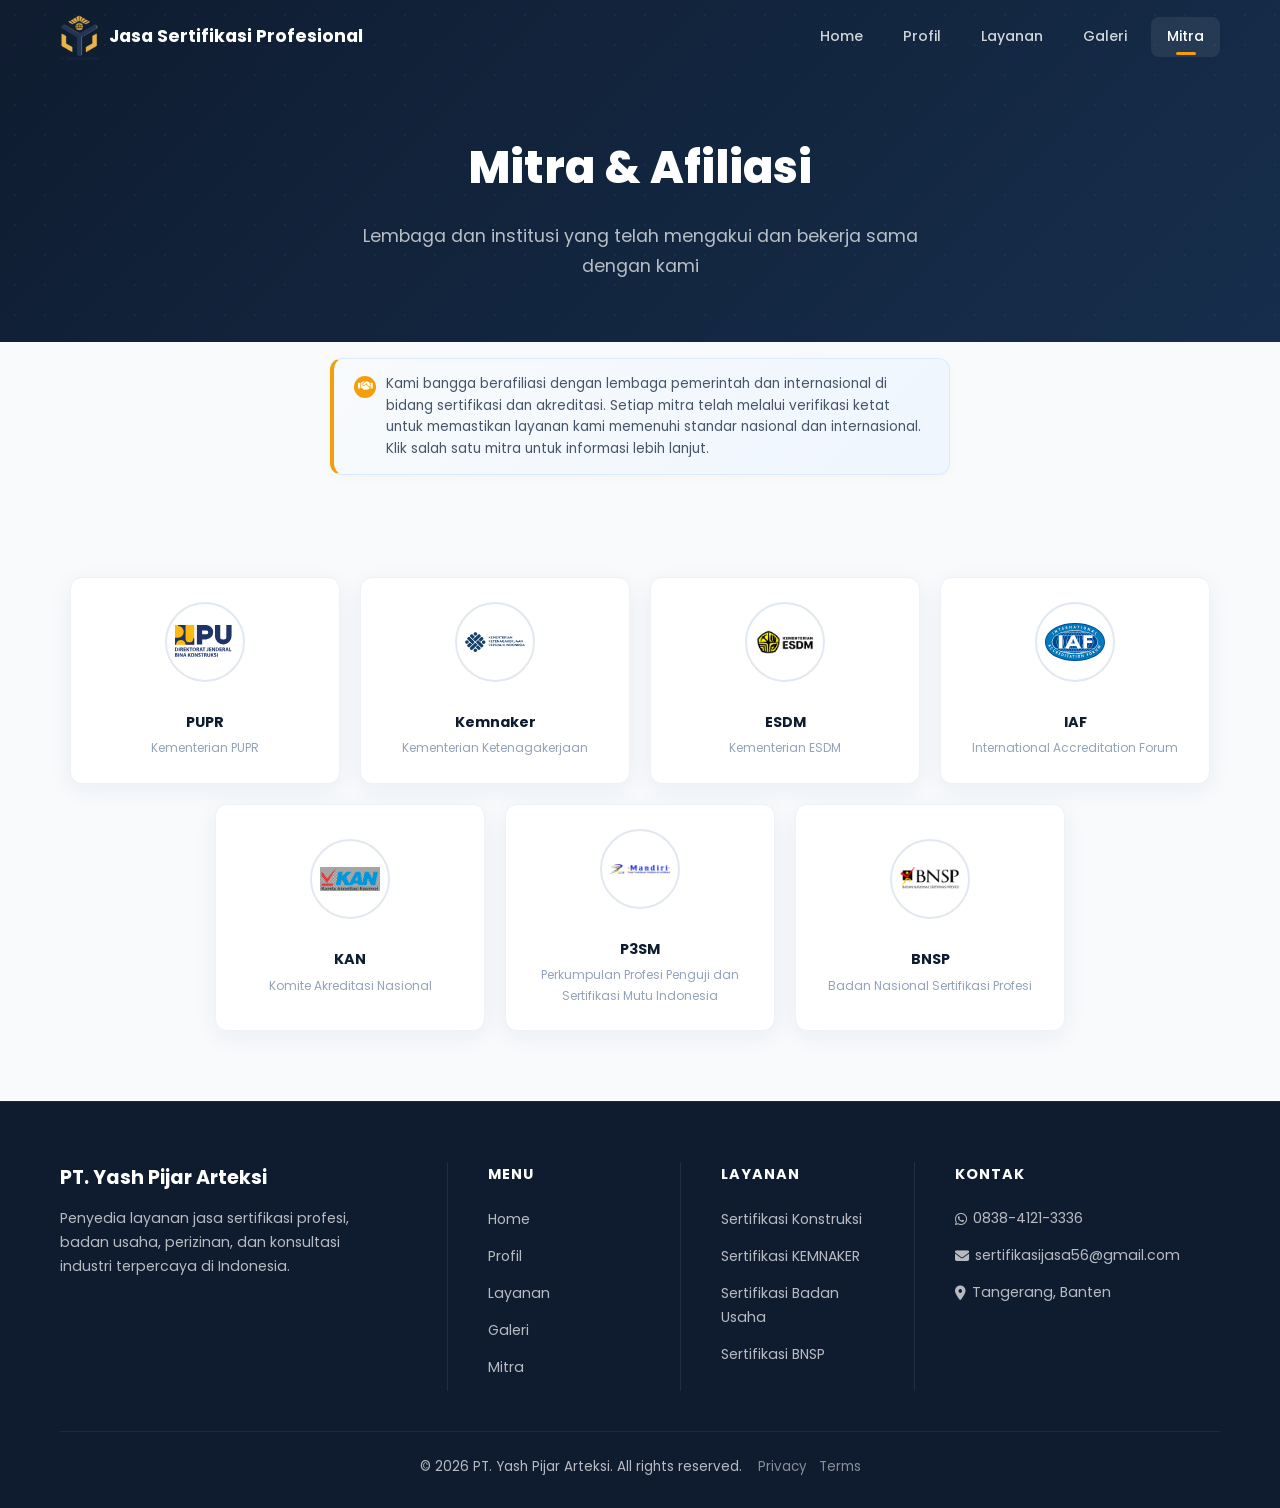
<file: mitra.html>
<!DOCTYPE html>
<html lang="id">
<head>
  <meta charset="UTF-8">
  <meta name="viewport" content="width=device-width, initial-scale=1.0, maximum-scale=1.0, user-scalable=no">
  <title>Mitra & Afiliasi | PT. Yash Pijar Arteksi</title>
  <meta name="description" content="Mitra dan afiliasi PT. Yash Pijar Arteksi: PUPR, Kemnaker, ESDM, IAF, KAN, P3SM, BNSP — lembaga yang telah mengakui dan bekerja sama dengan kami.">
  <meta name="robots" content="index, follow">
  <link rel="canonical" href="https://gosertify.my.id/mitra.html">
  <meta property="og:title" content="Mitra & Afiliasi | PT. Yash Pijar Arteksi">
  <meta property="og:description" content="Mitra dan afiliasi PT. Yash Pijar Arteksi: PUPR, Kemnaker, ESDM, IAF, KAN, P3SM, BNSP.">
  <meta property="og:image" content="https://gosertify.my.id/assets/Logo/logo-pt-yash-pijar-arteksi-rev.png">
  <meta property="og:url" content="https://gosertify.my.id/mitra.html">
  <meta property="og:type" content="website">
  <meta property="og:locale" content="id_ID">
  <meta name="twitter:card" content="summary_large_image">
  <meta name="twitter:title" content="Mitra & Afiliasi | PT. Yash Pijar Arteksi">
  <meta name="twitter:description" content="Mitra dan afiliasi PT. Yash Pijar Arteksi: PUPR, Kemnaker, ESDM, IAF, KAN, P3SM, BNSP.">
  <meta name="twitter:image" content="https://gosertify.my.id/assets/Logo/logo-pt-yash-pijar-arteksi-rev.png">
  <link rel="icon" type="image/svg+xml" href="assets/Logo/logo-pt-yash-pijar-arteksi-rev.png">
  <link rel="preconnect" href="https://fonts.googleapis.com">
  <link rel="preconnect" href="https://fonts.gstatic.com" crossorigin>
  <link href="https://fonts.googleapis.com/css2?family=Poppins:wght@400;500;600;700;800&display=swap" rel="stylesheet">
  <link rel="stylesheet" href="https://cdnjs.cloudflare.com/ajax/libs/font-awesome/6.5.0/css/all.min.css">
  <link rel="stylesheet" href="css/style.css">
  <link rel="preload" href="assets/Logo/logo-pt-yash-pijar-arteksi-rev.png" as="image" type="image/png">
  <link rel="preload" href="css/style.css" as="style">
  <script type="application/ld+json">
  {
    "@context": "https://schema.org",
    "@type": "BreadcrumbList",
    "itemListElement": [
      { "@type": "ListItem", "position": 1, "name": "Home", "item": "https://gosertify.my.id/" },
      { "@type": "ListItem", "position": 2, "name": "Mitra", "item": "https://gosertify.my.id/mitra.html" }
    ]
  }
  </script>
</head>
<body>

  <!-- NAVBAR -->
  <nav class="navbar scrolled">
    <div class="container">
      <a href="index.html" class="nav-logo">
        <img src="assets/Logo/logo-pt-yash-pijar-arteksi-rev.png" alt="PT. Yash Pijar Arteksi - GoSertify" width="40" height="40" class="nav-logo-img">
        <span class="nav-logo-text">Jasa Sertifikasi Profesional</span>
      </a>
      <div class="nav-links">
        <a href="index.html">Home</a>
        <a href="profil.html">Profil</a>
        <a href="layanan.html">Layanan</a>
        <a href="galeri.html">Galeri</a>
        <a href="mitra.html" class="active">Mitra</a>
      </div>
      <button class="nav-hamburger" aria-label="Menu">
        <span></span>
        <span></span>
        <span></span>
      </button>
    </div>
  </nav>

  <!-- PAGE HEADER -->
  <section class="page-header">
    <div class="container">
      <h1 class="reveal">Mitra & Afiliasi</h1>
      <p class="reveal">Lembaga dan institusi yang telah mengakui dan bekerja sama dengan kami</p>
    </div>
  </section>
  <!-- MITRA CLOSING -->
  <section class="mitra-closing">
    <div class="container">
      <div class="mitra-closing-box reveal">
        <div class="mitra-closing-icon"><i class="fas fa-handshake"></i></div>
        <p>Kami bangga berafiliasi dengan lembaga pemerintah dan internasional di bidang sertifikasi dan akreditasi. Setiap mitra telah melalui verifikasi ketat untuk memastikan layanan kami memenuhi standar nasional dan internasional. Klik salah satu mitra untuk informasi lebih lanjut.</p>
      </div>
    </div>
  </section>

  <!-- MITRA INSTITUSI -->
  <section class="section-padding">
    <div class="container">
      <div class="mitra-grid" id="institusiGrid">
        <div class="mitra-card reveal" onclick="openMitraModal(0)">
          <div class="logo-wrap"><img src="assets/Mitra/PUPR.svg" alt="Kementerian PUPR" loading="lazy" width="74" height="74"></div>
          <h4>PUPR</h4>
          <p>Kementerian PUPR</p>
        </div>
        <div class="mitra-card reveal" onclick="openMitraModal(1)">
          <div class="logo-wrap"><img src="assets/Mitra/kemenker.png" alt="Kementerian Ketenagakerjaan" loading="lazy" width="74" height="74"></div>
          <h4>Kemnaker</h4>
          <p>Kementerian Ketenagakerjaan</p>
        </div>
        <div class="mitra-card reveal" onclick="openMitraModal(2)">
          <div class="logo-wrap"><img src="assets/Mitra/ESDM.jpg" alt="Kementerian ESDM" loading="lazy" width="74" height="74"></div>
          <h4>ESDM</h4>
          <p>Kementerian ESDM</p>
        </div>
        <div class="mitra-card reveal" onclick="openMitraModal(3)">
          <div class="logo-wrap"><img src="assets/Mitra/iaf_logo.svg" alt="International Accreditation Forum" loading="lazy" width="74" height="74"></div>
          <h4>IAF</h4>
          <p>International Accreditation Forum</p>
        </div>
        <div class="mitra-card reveal" onclick="openMitraModal(4)">
          <div class="logo-wrap"><img src="assets/Mitra/KAN.png" alt="Komite Akreditasi Nasional" loading="lazy" width="74" height="74"></div>
          <h4>KAN</h4>
          <p>Komite Akreditasi Nasional</p>
        </div>
        <div class="mitra-card reveal" onclick="openMitraModal(5)">
          <div class="logo-wrap"><img src="assets/Mitra/PS3M.png" alt="Perkumpulan Profesi Penguji dan Sertifikasi Mutu Indonesia" loading="lazy" width="74" height="74"></div>
          <h4>P3SM</h4>
          <p>Perkumpulan Profesi Penguji dan Sertifikasi Mutu Indonesia</p>
        </div>
        <div class="mitra-card reveal" onclick="openMitraModal(6)">
          <div class="logo-wrap"><img src="assets/Mitra/BNSP.png" alt="Badan Nasional Sertifikasi Profesi" loading="lazy" width="74" height="74"></div>
          <h4>BNSP</h4>
          <p>Badan Nasional Sertifikasi Profesi</p>
        </div>
      </div>
    </div>
  </section>

  <!-- FOOTER -->
  <footer class="footer">
    <div class="container">
      <div class="footer-grid">
        <div class="footer-brand">
          <h3>PT. Yash Pijar Arteksi</h3>
          <p>Penyedia layanan jasa sertifikasi profesi, badan usaha, perizinan, dan konsultasi industri terpercaya di Indonesia.</p>
        </div>
        <div class="footer-col">
          <h4>Menu</h4>
          <ul>
            <li><a href="index.html">Home</a></li>
            <li><a href="profil.html">Profil</a></li>
            <li><a href="layanan.html">Layanan</a></li>
            <li><a href="galeri.html">Galeri</a></li>
            <li><a href="mitra.html">Mitra</a></li>
          </ul>
        </div>
        <div class="footer-col">
          <h4>Layanan</h4>
          <ul>
            <li><a href="layanan.html">Sertifikasi Konstruksi</a></li>
            <li><a href="layanan.html">Sertifikasi KEMNAKER</a></li>
            <li><a href="layanan.html">Sertifikasi Badan Usaha</a></li>
            <li><a href="layanan.html">Sertifikasi BNSP</a></li>
          </ul>
        </div>
        <div class="footer-col">
          <h4>Kontak</h4>
          <ul>
            <li><a href="https://wa.me/6283841213336" target="_blank"><i class="fab fa-whatsapp"></i> 0838-4121-3336</a></li>
            <li><a href="mailto:sertifikasijasa56@gmail.com"><i class="fas fa-envelope"></i> sertifikasijasa56@gmail.com</a></li>
            <li><a href="https://maps.google.com/?q=Ruko+Bumi+Permata+Indah+Jl+Raden+Saleh+No+48+Karang+Mulya+Karang+Tengah+Tangerang+Banten+15157" target="_blank"><i class="fas fa-map-marker-alt"></i> Tangerang, Banten</a></li>
          </ul>
        </div>
      </div>
      <div class="footer-bottom">
        <span>&copy; 2026 PT. Yash Pijar Arteksi. All rights reserved. <a href="privacy.html" style="color:rgba(255,255,255,0.5);margin-left:12px;">Privacy</a> <a href="terms.html" style="color:rgba(255,255,255,0.5);margin-left:8px;">Terms</a></span>
      </div>
    </div>
  </footer>

  <!-- MITRA MODAL -->
  <div class="mitra-modal" id="mitraModal">
    <div class="mitra-modal-content">
      <div class="mitra-modal-header">
        <button class="mitra-modal-close" id="mitraModalClose">&times;</button>
        <h3 id="mitraModalTitle"></h3>
        <span class="mitra-modal-sub" id="mitraModalSub"></span>
      </div>
      <div class="mitra-modal-body">
        <div class="mitra-modal-logo" id="mitraModalLogo"></div>
        <p id="mitraModalDesc"></p>
      </div>
    </div>
  </div>

  <script defer src="js/main.js"></script>
</body>
</html>
</file>
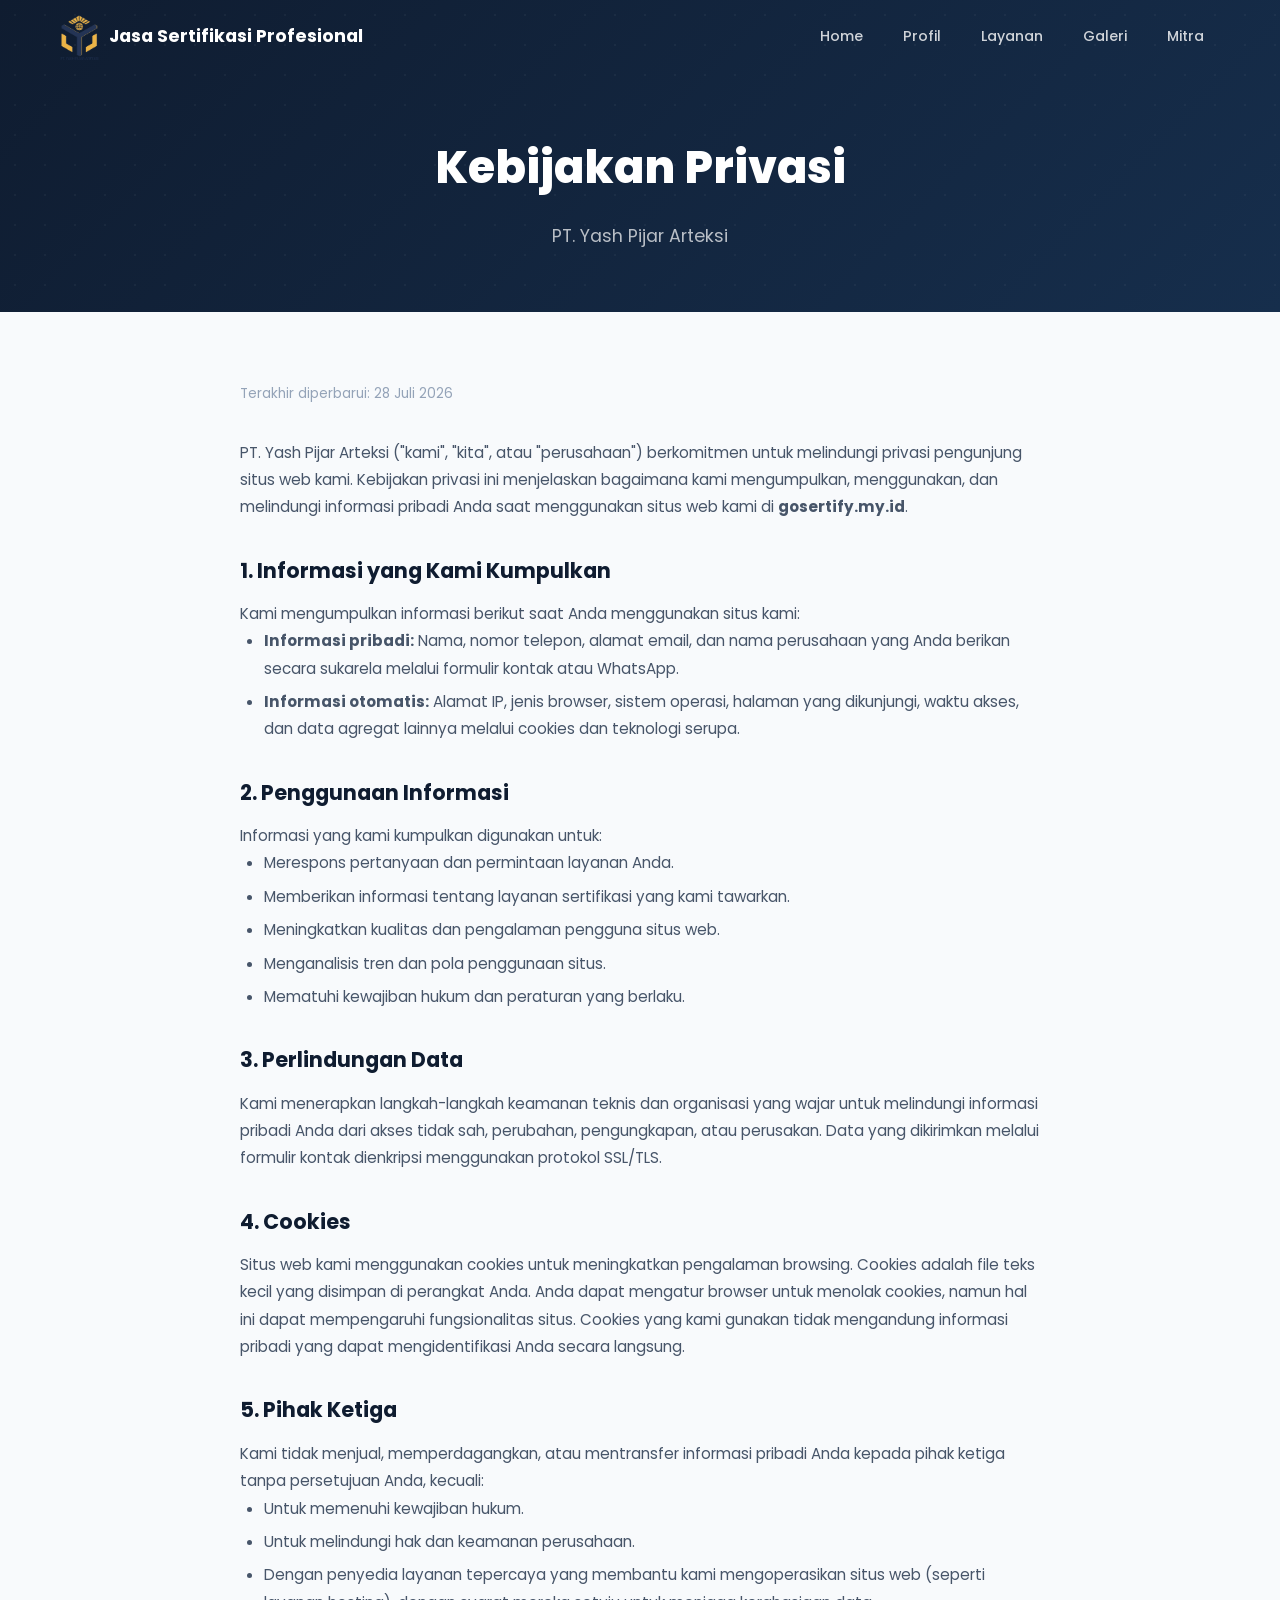
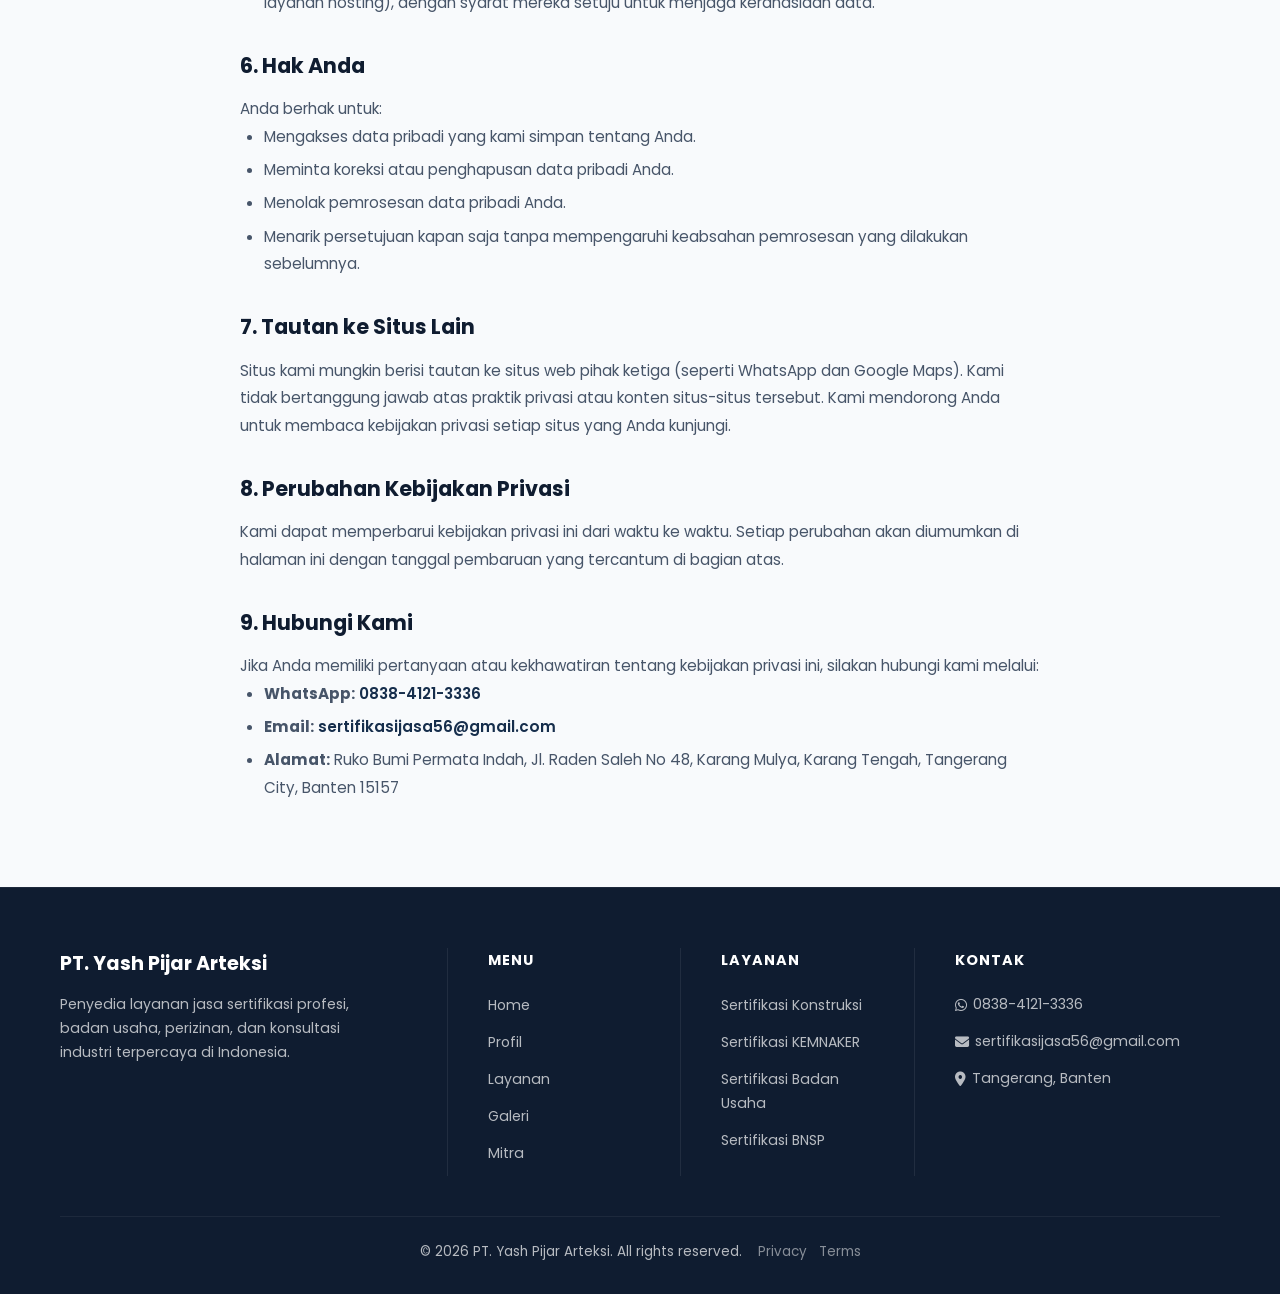
<file: privacy.html>
<!DOCTYPE html>
<html lang="id">
<head>
  <meta charset="UTF-8">
  <meta name="viewport" content="width=device-width, initial-scale=1.0, maximum-scale=1.0, user-scalable=no">
  <title>Kebijakan Privasi | PT. Yash Pijar Arteksi</title>
  <meta name="description" content="Kebijakan privasi PT. Yash Pijar Arteksi — bagaimana kami mengumpulkan, menggunakan, dan melindungi data pribadi Anda.">
  <meta name="robots" content="index, follow">
  <link rel="canonical" href="https://gosertify.my.id/privacy.html">
  <meta property="og:title" content="Kebijakan Privasi | PT. Yash Pijar Arteksi">
  <meta property="og:description" content="Kebijakan privasi PT. Yash Pijar Arteksi — bagaimana kami mengumpulkan, menggunakan, dan melindungi data pribadi Anda.">
  <meta property="og:image" content="https://gosertify.my.id/assets/Logo/logo-pt-yash-pijar-arteksi-rev.png">
  <meta property="og:url" content="https://gosertify.my.id/privacy.html">
  <meta property="og:type" content="website">
  <meta property="og:locale" content="id_ID">
  <meta name="twitter:card" content="summary_large_image">
  <meta name="twitter:title" content="Kebijakan Privasi | PT. Yash Pijar Arteksi">
  <meta name="twitter:description" content="Kebijakan privasi PT. Yash Pijar Arteksi.">
  <meta name="twitter:image" content="https://gosertify.my.id/assets/Logo/logo-pt-yash-pijar-arteksi-rev.png">
  <link rel="icon" type="image/svg+xml" href="assets/Logo/logo-pt-yash-pijar-arteksi-rev.png">
  <link rel="preconnect" href="https://fonts.googleapis.com">
  <link rel="preconnect" href="https://fonts.gstatic.com" crossorigin>
  <link href="https://fonts.googleapis.com/css2?family=Poppins:wght@400;500;600;700;800&display=swap" rel="stylesheet">
  <link rel="stylesheet" href="https://cdnjs.cloudflare.com/ajax/libs/font-awesome/6.5.0/css/all.min.css">
  <link rel="stylesheet" href="css/style.css">
</head>
<body>
  <nav class="navbar scrolled">
    <div class="container">
      <a href="index.html" class="nav-logo">
        <img src="assets/Logo/logo-pt-yash-pijar-arteksi-rev.png" alt="PT. Yash Pijar Arteksi - GoSertify" width="40" height="40" class="nav-logo-img">
        <span class="nav-logo-text">Jasa Sertifikasi Profesional</span>
      </a>
      <div class="nav-links">
        <a href="index.html">Home</a>
        <a href="profil.html">Profil</a>
        <a href="layanan.html">Layanan</a>
        <a href="galeri.html">Galeri</a>
        <a href="mitra.html">Mitra</a>
      </div>
      <button class="nav-hamburger" aria-label="Menu">
        <span></span>
        <span></span>
        <span></span>
      </button>
    </div>
  </nav>

  <section class="page-header">
    <div class="container">
      <h1 class="reveal">Kebijakan Privasi</h1>
      <p class="reveal">PT. Yash Pijar Arteksi</p>
    </div>
  </section>

  <section class="section-padding">
    <div class="container">
      <div class="legal-content reveal">
        <p class="updated">Terakhir diperbarui: 28 Juli 2026</p>

        <p>PT. Yash Pijar Arteksi ("kami", "kita", atau "perusahaan") berkomitmen untuk melindungi privasi pengunjung situs web kami. Kebijakan privasi ini menjelaskan bagaimana kami mengumpulkan, menggunakan, dan melindungi informasi pribadi Anda saat menggunakan situs web kami di <strong>gosertify.my.id</strong>.</p>

        <h2>1. Informasi yang Kami Kumpulkan</h2>
        <p>Kami mengumpulkan informasi berikut saat Anda menggunakan situs kami:</p>
        <ul>
          <li><strong>Informasi pribadi:</strong> Nama, nomor telepon, alamat email, dan nama perusahaan yang Anda berikan secara sukarela melalui formulir kontak atau WhatsApp.</li>
          <li><strong>Informasi otomatis:</strong> Alamat IP, jenis browser, sistem operasi, halaman yang dikunjungi, waktu akses, dan data agregat lainnya melalui cookies dan teknologi serupa.</li>
        </ul>

        <h2>2. Penggunaan Informasi</h2>
        <p>Informasi yang kami kumpulkan digunakan untuk:</p>
        <ul>
          <li>Merespons pertanyaan dan permintaan layanan Anda.</li>
          <li>Memberikan informasi tentang layanan sertifikasi yang kami tawarkan.</li>
          <li>Meningkatkan kualitas dan pengalaman pengguna situs web.</li>
          <li>Menganalisis tren dan pola penggunaan situs.</li>
          <li>Mematuhi kewajiban hukum dan peraturan yang berlaku.</li>
        </ul>

        <h2>3. Perlindungan Data</h2>
        <p>Kami menerapkan langkah-langkah keamanan teknis dan organisasi yang wajar untuk melindungi informasi pribadi Anda dari akses tidak sah, perubahan, pengungkapan, atau perusakan. Data yang dikirimkan melalui formulir kontak dienkripsi menggunakan protokol SSL/TLS.</p>

        <h2>4. Cookies</h2>
        <p>Situs web kami menggunakan cookies untuk meningkatkan pengalaman browsing. Cookies adalah file teks kecil yang disimpan di perangkat Anda. Anda dapat mengatur browser untuk menolak cookies, namun hal ini dapat mempengaruhi fungsionalitas situs. Cookies yang kami gunakan tidak mengandung informasi pribadi yang dapat mengidentifikasi Anda secara langsung.</p>

        <h2>5. Pihak Ketiga</h2>
        <p>Kami tidak menjual, memperdagangkan, atau mentransfer informasi pribadi Anda kepada pihak ketiga tanpa persetujuan Anda, kecuali:</p>
        <ul>
          <li>Untuk memenuhi kewajiban hukum.</li>
          <li>Untuk melindungi hak dan keamanan perusahaan.</li>
          <li>Dengan penyedia layanan tepercaya yang membantu kami mengoperasikan situs web (seperti layanan hosting), dengan syarat mereka setuju untuk menjaga kerahasiaan data.</li>
        </ul>

        <h2>6. Hak Anda</h2>
        <p>Anda berhak untuk:</p>
        <ul>
          <li>Mengakses data pribadi yang kami simpan tentang Anda.</li>
          <li>Meminta koreksi atau penghapusan data pribadi Anda.</li>
          <li>Menolak pemrosesan data pribadi Anda.</li>
          <li>Menarik persetujuan kapan saja tanpa mempengaruhi keabsahan pemrosesan yang dilakukan sebelumnya.</li>
        </ul>

        <h2>7. Tautan ke Situs Lain</h2>
        <p>Situs kami mungkin berisi tautan ke situs web pihak ketiga (seperti WhatsApp dan Google Maps). Kami tidak bertanggung jawab atas praktik privasi atau konten situs-situs tersebut. Kami mendorong Anda untuk membaca kebijakan privasi setiap situs yang Anda kunjungi.</p>

        <h2>8. Perubahan Kebijakan Privasi</h2>
        <p>Kami dapat memperbarui kebijakan privasi ini dari waktu ke waktu. Setiap perubahan akan diumumkan di halaman ini dengan tanggal pembaruan yang tercantum di bagian atas.</p>

        <h2>9. Hubungi Kami</h2>
        <p>Jika Anda memiliki pertanyaan atau kekhawatiran tentang kebijakan privasi ini, silakan hubungi kami melalui:</p>
        <ul>
          <li><strong>WhatsApp:</strong> <a href="https://wa.me/6283841213336" target="_blank" style="color:var(--secondary);font-weight:600;">0838-4121-3336</a></li>
          <li><strong>Email:</strong> <a href="mailto:sertifikasijasa56@gmail.com" style="color:var(--secondary);font-weight:600;">sertifikasijasa56@gmail.com</a></li>
          <li><strong>Alamat:</strong> Ruko Bumi Permata Indah, Jl. Raden Saleh No 48, Karang Mulya, Karang Tengah, Tangerang City, Banten 15157</li>
        </ul>
      </div>
    </div>
  </section>

  <footer class="footer">
    <div class="container">
      <div class="footer-grid">
        <div class="footer-brand">
          <h3>PT. Yash Pijar Arteksi</h3>
          <p>Penyedia layanan jasa sertifikasi profesi, badan usaha, perizinan, dan konsultasi industri terpercaya di Indonesia.</p>
        </div>
        <div class="footer-col">
          <h4>Menu</h4>
          <ul>
            <li><a href="index.html">Home</a></li>
            <li><a href="profil.html">Profil</a></li>
            <li><a href="layanan.html">Layanan</a></li>
            <li><a href="galeri.html">Galeri</a></li>
            <li><a href="mitra.html">Mitra</a></li>
          </ul>
        </div>
        <div class="footer-col">
          <h4>Layanan</h4>
          <ul>
            <li><a href="layanan.html">Sertifikasi Konstruksi</a></li>
            <li><a href="layanan.html">Sertifikasi KEMNAKER</a></li>
            <li><a href="layanan.html">Sertifikasi Badan Usaha</a></li>
            <li><a href="layanan.html">Sertifikasi BNSP</a></li>
          </ul>
        </div>
        <div class="footer-col">
          <h4>Kontak</h4>
          <ul>
            <li><a href="https://wa.me/6283841213336" target="_blank"><i class="fab fa-whatsapp"></i> 0838-4121-3336</a></li>
            <li><a href="mailto:sertifikasijasa56@gmail.com"><i class="fas fa-envelope"></i> sertifikasijasa56@gmail.com</a></li>
            <li><a href="https://maps.google.com/?q=Ruko+Bumi+Permata+Indah+Jl+Raden+Saleh+No+48+Karang+Mulya+Karang+Tengah+Tangerang+Banten+15157" target="_blank"><i class="fas fa-map-marker-alt"></i> Tangerang, Banten</a></li>
          </ul>
        </div>
      </div>
      <div class="footer-bottom">
        <span>&copy; 2026 PT. Yash Pijar Arteksi. All rights reserved. <a href="privacy.html" style="color:rgba(255,255,255,0.5);margin-left:12px;">Privacy</a> <a href="terms.html" style="color:rgba(255,255,255,0.5);margin-left:8px;">Terms</a></span>
      </div>
    </div>
  </footer>

  <script defer src="js/main.js"></script>
</body>
</html>
</file>
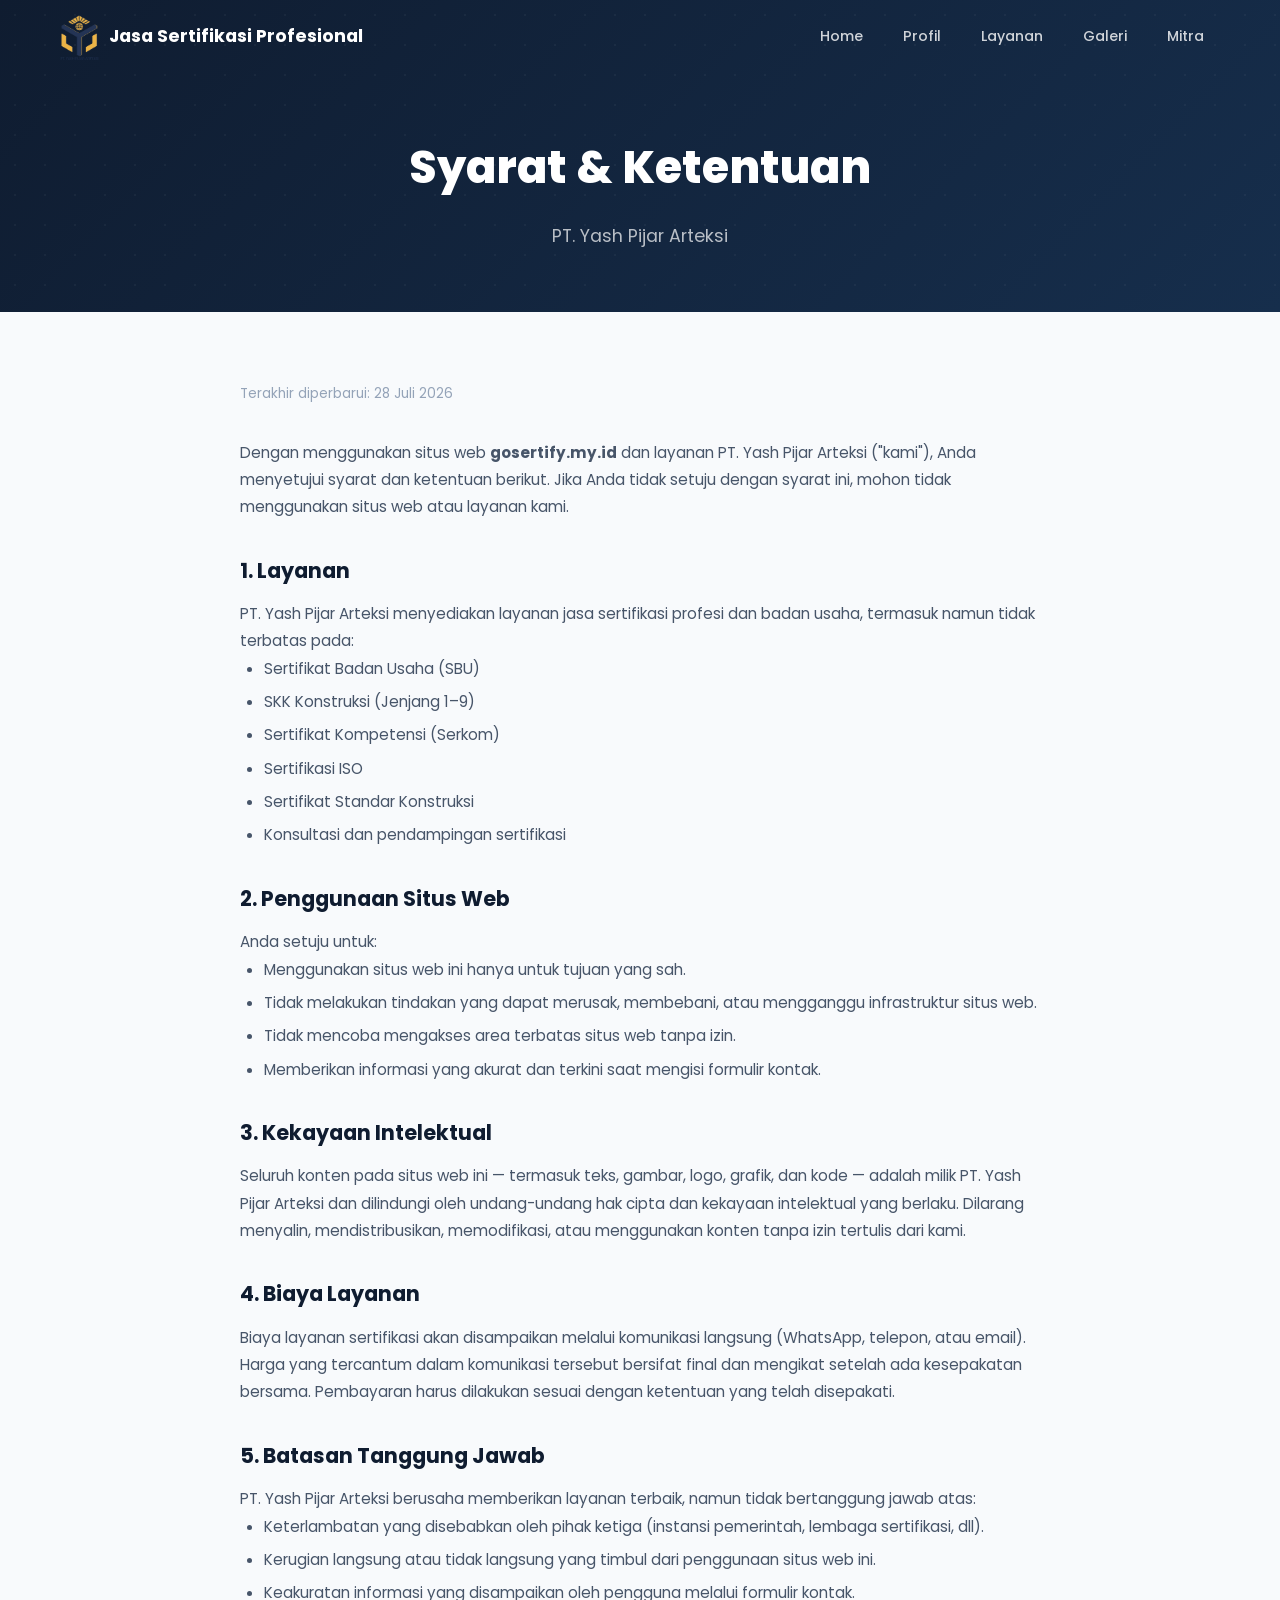
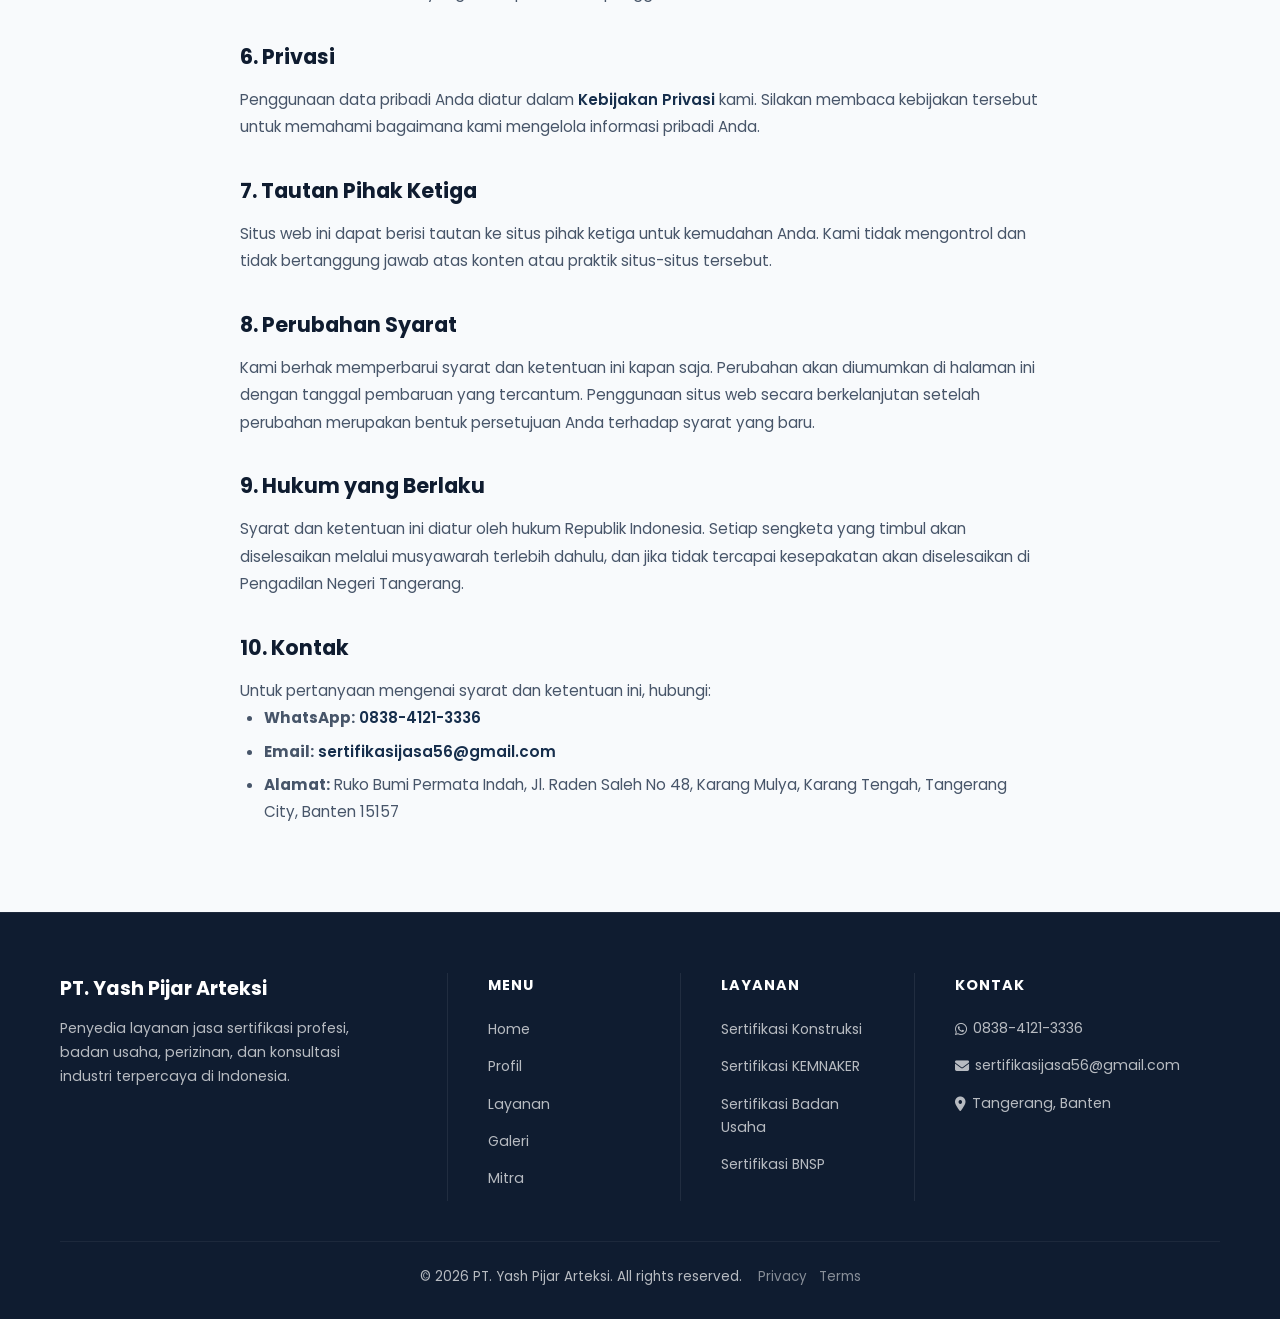
<file: terms.html>
<!DOCTYPE html>
<html lang="id">
<head>
  <meta charset="UTF-8">
  <meta name="viewport" content="width=device-width, initial-scale=1.0, maximum-scale=1.0, user-scalable=no">
  <title>Syarat & Ketentuan | PT. Yash Pijar Arteksi</title>
  <meta name="description" content="Syarat dan ketentuan penggunaan layanan PT. Yash Pijar Arteksi — jasa sertifikasi profesi dan badan usaha.">
  <meta name="robots" content="index, follow">
  <link rel="canonical" href="https://gosertify.my.id/terms.html">
  <meta property="og:title" content="Syarat & Ketentuan | PT. Yash Pijar Arteksi">
  <meta property="og:description" content="Syarat dan ketentuan penggunaan layanan PT. Yash Pijar Arteksi.">
  <meta property="og:image" content="https://gosertify.my.id/assets/Logo/logo-pt-yash-pijar-arteksi-rev.png">
  <meta property="og:url" content="https://gosertify.my.id/terms.html">
  <meta property="og:type" content="website">
  <meta property="og:locale" content="id_ID">
  <meta name="twitter:card" content="summary_large_image">
  <meta name="twitter:title" content="Syarat & Ketentuan | PT. Yash Pijar Arteksi">
  <meta name="twitter:description" content="Syarat dan ketentuan penggunaan layanan PT. Yash Pijar Arteksi.">
  <meta name="twitter:image" content="https://gosertify.my.id/assets/Logo/logo-pt-yash-pijar-arteksi-rev.png">
  <link rel="icon" type="image/svg+xml" href="assets/Logo/logo-pt-yash-pijar-arteksi-rev.png">
  <link rel="preconnect" href="https://fonts.googleapis.com">
  <link rel="preconnect" href="https://fonts.gstatic.com" crossorigin>
  <link href="https://fonts.googleapis.com/css2?family=Poppins:wght@400;500;600;700;800&display=swap" rel="stylesheet">
  <link rel="stylesheet" href="https://cdnjs.cloudflare.com/ajax/libs/font-awesome/6.5.0/css/all.min.css">
  <link rel="stylesheet" href="css/style.css">
</head>
<body>
  <nav class="navbar scrolled">
    <div class="container">
      <a href="index.html" class="nav-logo">
        <img src="assets/Logo/logo-pt-yash-pijar-arteksi-rev.png" alt="PT. Yash Pijar Arteksi - GoSertify" width="40" height="40" class="nav-logo-img">
        <span class="nav-logo-text">Jasa Sertifikasi Profesional</span>
      </a>
      <div class="nav-links">
        <a href="index.html">Home</a>
        <a href="profil.html">Profil</a>
        <a href="layanan.html">Layanan</a>
        <a href="galeri.html">Galeri</a>
        <a href="mitra.html">Mitra</a>
      </div>
      <button class="nav-hamburger" aria-label="Menu">
        <span></span>
        <span></span>
        <span></span>
      </button>
    </div>
  </nav>

  <section class="page-header">
    <div class="container">
      <h1 class="reveal">Syarat & Ketentuan</h1>
      <p class="reveal">PT. Yash Pijar Arteksi</p>
    </div>
  </section>

  <section class="section-padding">
    <div class="container">
      <div class="legal-content reveal">
        <p class="updated">Terakhir diperbarui: 28 Juli 2026</p>

        <p>Dengan menggunakan situs web <strong>gosertify.my.id</strong> dan layanan PT. Yash Pijar Arteksi ("kami"), Anda menyetujui syarat dan ketentuan berikut. Jika Anda tidak setuju dengan syarat ini, mohon tidak menggunakan situs web atau layanan kami.</p>

        <h2>1. Layanan</h2>
        <p>PT. Yash Pijar Arteksi menyediakan layanan jasa sertifikasi profesi dan badan usaha, termasuk namun tidak terbatas pada:</p>
        <ul>
          <li>Sertifikat Badan Usaha (SBU)</li>
          <li>SKK Konstruksi (Jenjang 1–9)</li>
          <li>Sertifikat Kompetensi (Serkom)</li>
          <li>Sertifikasi ISO</li>
          <li>Sertifikat Standar Konstruksi</li>
          <li>Konsultasi dan pendampingan sertifikasi</li>
        </ul>

        <h2>2. Penggunaan Situs Web</h2>
        <p>Anda setuju untuk:</p>
        <ul>
          <li>Menggunakan situs web ini hanya untuk tujuan yang sah.</li>
          <li>Tidak melakukan tindakan yang dapat merusak, membebani, atau mengganggu infrastruktur situs web.</li>
          <li>Tidak mencoba mengakses area terbatas situs web tanpa izin.</li>
          <li>Memberikan informasi yang akurat dan terkini saat mengisi formulir kontak.</li>
        </ul>

        <h2>3. Kekayaan Intelektual</h2>
        <p>Seluruh konten pada situs web ini — termasuk teks, gambar, logo, grafik, dan kode — adalah milik PT. Yash Pijar Arteksi dan dilindungi oleh undang-undang hak cipta dan kekayaan intelektual yang berlaku. Dilarang menyalin, mendistribusikan, memodifikasi, atau menggunakan konten tanpa izin tertulis dari kami.</p>

        <h2>4. Biaya Layanan</h2>
        <p>Biaya layanan sertifikasi akan disampaikan melalui komunikasi langsung (WhatsApp, telepon, atau email). Harga yang tercantum dalam komunikasi tersebut bersifat final dan mengikat setelah ada kesepakatan bersama. Pembayaran harus dilakukan sesuai dengan ketentuan yang telah disepakati.</p>

        <h2>5. Batasan Tanggung Jawab</h2>
        <p>PT. Yash Pijar Arteksi berusaha memberikan layanan terbaik, namun tidak bertanggung jawab atas:</p>
        <ul>
          <li>Keterlambatan yang disebabkan oleh pihak ketiga (instansi pemerintah, lembaga sertifikasi, dll).</li>
          <li>Kerugian langsung atau tidak langsung yang timbul dari penggunaan situs web ini.</li>
          <li>Keakuratan informasi yang disampaikan oleh pengguna melalui formulir kontak.</li>
        </ul>

        <h2>6. Privasi</h2>
        <p>Penggunaan data pribadi Anda diatur dalam <a href="privacy.html" style="color:var(--secondary);font-weight:600;">Kebijakan Privasi</a> kami. Silakan membaca kebijakan tersebut untuk memahami bagaimana kami mengelola informasi pribadi Anda.</p>

        <h2>7. Tautan Pihak Ketiga</h2>
        <p>Situs web ini dapat berisi tautan ke situs pihak ketiga untuk kemudahan Anda. Kami tidak mengontrol dan tidak bertanggung jawab atas konten atau praktik situs-situs tersebut.</p>

        <h2>8. Perubahan Syarat</h2>
        <p>Kami berhak memperbarui syarat dan ketentuan ini kapan saja. Perubahan akan diumumkan di halaman ini dengan tanggal pembaruan yang tercantum. Penggunaan situs web secara berkelanjutan setelah perubahan merupakan bentuk persetujuan Anda terhadap syarat yang baru.</p>

        <h2>9. Hukum yang Berlaku</h2>
        <p>Syarat dan ketentuan ini diatur oleh hukum Republik Indonesia. Setiap sengketa yang timbul akan diselesaikan melalui musyawarah terlebih dahulu, dan jika tidak tercapai kesepakatan akan diselesaikan di Pengadilan Negeri Tangerang.</p>

        <h2>10. Kontak</h2>
        <p>Untuk pertanyaan mengenai syarat dan ketentuan ini, hubungi:</p>
        <ul>
          <li><strong>WhatsApp:</strong> <a href="https://wa.me/6283841213336" target="_blank" style="color:var(--secondary);font-weight:600;">0838-4121-3336</a></li>
          <li><strong>Email:</strong> <a href="mailto:sertifikasijasa56@gmail.com" style="color:var(--secondary);font-weight:600;">sertifikasijasa56@gmail.com</a></li>
          <li><strong>Alamat:</strong> Ruko Bumi Permata Indah, Jl. Raden Saleh No 48, Karang Mulya, Karang Tengah, Tangerang City, Banten 15157</li>
        </ul>
      </div>
    </div>
  </section>

  <footer class="footer">
    <div class="container">
      <div class="footer-grid">
        <div class="footer-brand">
          <h3>PT. Yash Pijar Arteksi</h3>
          <p>Penyedia layanan jasa sertifikasi profesi, badan usaha, perizinan, dan konsultasi industri terpercaya di Indonesia.</p>
        </div>
        <div class="footer-col">
          <h4>Menu</h4>
          <ul>
            <li><a href="index.html">Home</a></li>
            <li><a href="profil.html">Profil</a></li>
            <li><a href="layanan.html">Layanan</a></li>
            <li><a href="galeri.html">Galeri</a></li>
            <li><a href="mitra.html">Mitra</a></li>
          </ul>
        </div>
        <div class="footer-col">
          <h4>Layanan</h4>
          <ul>
            <li><a href="layanan.html">Sertifikasi Konstruksi</a></li>
            <li><a href="layanan.html">Sertifikasi KEMNAKER</a></li>
            <li><a href="layanan.html">Sertifikasi Badan Usaha</a></li>
            <li><a href="layanan.html">Sertifikasi BNSP</a></li>
          </ul>
        </div>
        <div class="footer-col">
          <h4>Kontak</h4>
          <ul>
            <li><a href="https://wa.me/6283841213336" target="_blank"><i class="fab fa-whatsapp"></i> 0838-4121-3336</a></li>
            <li><a href="mailto:sertifikasijasa56@gmail.com"><i class="fas fa-envelope"></i> sertifikasijasa56@gmail.com</a></li>
            <li><a href="https://maps.google.com/?q=Ruko+Bumi+Permata+Indah+Jl+Raden+Saleh+No+48+Karang+Mulya+Karang+Tengah+Tangerang+Banten+15157" target="_blank"><i class="fas fa-map-marker-alt"></i> Tangerang, Banten</a></li>
          </ul>
        </div>
      </div>
      <div class="footer-bottom">
        <span>&copy; 2026 PT. Yash Pijar Arteksi. All rights reserved. <a href="privacy.html" style="color:rgba(255,255,255,0.5);margin-left:12px;">Privacy</a> <a href="terms.html" style="color:rgba(255,255,255,0.5);margin-left:8px;">Terms</a></span>
      </div>
    </div>
  </footer>

  <script defer src="js/main.js"></script>
</body>
</html>
</file>
<file: css/style.css>
*,
*::before,
*::after {
  margin: 0;
  padding: 0;
  box-sizing: border-box;
}

:root {
  --primary: #0F1C30;
  --secondary: #162E4C;
  --accent: #F59E0B;
  --accent-hover: #d97706;
  --light: #F8FAFC;
  --text-dark: #1E293B;
  --text-light: #FFFFFF;
  --shadow-sm: 0 1px 3px rgba(0, 0, 0, 0.1);
  --shadow-md: 0 4px 20px rgba(0, 0, 0, 0.12);
  --shadow-lg: 0 10px 40px rgba(0, 0, 0, 0.2);
  --radius-sm: 8px;
  --radius-md: 12px;
  --radius-lg: 20px;
  --transition: 0.3s cubic-bezier(0.4, 0, 0.2, 1);
  --font: 'Poppins', sans-serif;
}

html {
  scroll-behavior: smooth;
  font-size: 16px;
  touch-action: pan-y;
}

body {
  font-family: var(--font);
  color: var(--text-dark);
  background: var(--light);
  line-height: 1.7;
  overflow-x: hidden;
}

a {
  text-decoration: none;
  color: inherit;
}

ul {
  list-style: none;
}

img {
  max-width: 100%;
  display: block;
}

.container {
  max-width: 1200px;
  margin: 0 auto;
  padding: 0 20px;
}

.section-padding {
  padding: 70px 0;
}

.section-tag {
  display: inline-block;
  font-size: 0.8rem;
  font-weight: 600;
  letter-spacing: 2px;
  text-transform: uppercase;
  color: var(--accent);
  margin-bottom: 12px;
}

.section-title {
  font-size: 2.2rem;
  font-weight: 700;
  color: var(--primary);
  margin-bottom: 16px;
  line-height: 1.3;
}

.section-subtitle {
  font-size: 1.05rem;
  color: #475569;
  max-width: 640px;
  margin: 0 auto 50px auto;
  text-align: center;
}

.text-center {
  text-align: center;
}

.btn {
  display: inline-flex;
  align-items: center;
  gap: 10px;
  padding: 14px 32px;
  border-radius: 50px;
  font-family: var(--font);
  font-size: 0.9rem;
  font-weight: 600;
  border: none;
  cursor: pointer;
  transition: var(--transition);
  white-space: nowrap;
}

.btn-primary {
  background: var(--accent);
  color: var(--primary);
}

.btn-primary:hover {
  background: var(--accent-hover);
  transform: translateY(-2px);
  box-shadow: 0 8px 25px rgba(245, 158, 11, 0.35);
}

.btn-outline {
  background: transparent;
  color: var(--text-light);
  border: 2px solid rgba(255, 255, 255, 0.3);
}

.btn-outline:hover {
  border-color: var(--accent);
  color: var(--accent);
  transform: translateY(-2px);
}

.btn-wa {
  background: #25D366;
  color: #fff;
}

.btn-wa:hover {
  background: #1da851;
  transform: translateY(-2px);
  box-shadow: 0 8px 25px rgba(37, 211, 102, 0.35);
}

.btn-lg {
  padding: 18px 44px;
  font-size: 1rem;
}

.btn-pulse {
  animation: pulse 2s infinite;
}

/* ===== NAVBAR ===== */
.navbar {
  position: fixed;
  top: 0;
  left: 0;
  right: 0;
  z-index: 1000;
  padding: 14px 0;
  transition: var(--transition);
  background: transparent;
}

.navbar.scrolled {
  background: rgba(15, 28, 48, 0.94);
  backdrop-filter: blur(16px);
  -webkit-backdrop-filter: blur(16px);
  border-bottom: 1px solid rgba(255, 255, 255, 0.06);
  padding: 10px 0;
}

.navbar .container {
  display: flex;
  align-items: center;
  justify-content: space-between;
  flex-wrap: nowrap;
}

.nav-logo {
  display: flex;
  align-items: center;
  gap: 10px;
}
.nav-logo-img {
  height: 46px;
  width: auto;
  display: block;
}
.nav-logo-text {
  color: var(--text-light);
  font-weight: 700;
  font-size: 1.1rem;
  white-space: nowrap;
}

.nav-links {
  display: flex;
  align-items: center;
  gap: 8px;
}

.nav-links a {
  color: rgba(255, 255, 255, 0.8);
  padding: 8px 16px;
  border-radius: 8px;
  font-size: 0.88rem;
  font-weight: 500;
  transition: var(--transition);
  position: relative;
}

.nav-links a:hover,
.nav-links a.active {
  color: var(--text-light);
  background: rgba(255, 255, 255, 0.08);
}

.nav-links a.active::after {
  content: '';
  position: absolute;
  bottom: 2px;
  left: 50%;
  transform: translateX(-50%);
  width: 20px;
  height: 3px;
  background: var(--accent);
  border-radius: 2px;
}

.nav-hamburger {
  display: none;
  flex-direction: column;
  gap: 5px;
  cursor: pointer;
  padding: 8px;
  background: rgba(255,255,255,0.1);
  border: none;
  border-radius: 8px;
  margin-left: 8px;
}

.nav-hamburger span {
  width: 26px;
  height: 2.5px;
  background: var(--text-light);
  border-radius: 2px;
  transition: var(--transition);
}

.nav-hamburger.active span:nth-child(1) {
  transform: rotate(45deg) translate(5px, 5px);
}

.nav-hamburger.active span:nth-child(2) {
  opacity: 0;
}

.nav-hamburger.active span:nth-child(3) {
  transform: rotate(-45deg) translate(5px, -5px);
}

/* ===== HERO ===== */
.hero {
  min-height: 100vh;
  background: linear-gradient(135deg, var(--primary) 0%, var(--secondary) 60%, #12243C 100%);
  display: flex;
  align-items: center;
  position: relative;
  overflow: hidden;
  padding-top: 80px;
}

.hero::before {
  content: '';
  position: absolute;
  inset: 0;
  pointer-events: none;
  z-index: 0;
}

.hero-stars {
  position: absolute;
  inset: 0;
  pointer-events: none;
  z-index: 0;
  overflow: hidden;
}

.hero-stars span {
  position: absolute;
  width: 2px;
  height: 2px;
  background: #fff;
  border-radius: 50%;
  box-shadow: 0 0 4px rgba(255,255,255,0.3);
  animation: starTwinkle var(--dur, 3s) ease-in-out infinite alternate;
  animation-delay: var(--delay, 0s);
  opacity: var(--star-op, 0.4);
}

.hero-stars span.bright {
  width: 3px;
  height: 3px;
  box-shadow: 0 0 6px rgba(255,255,255,0.5), 0 0 12px rgba(255,255,255,0.15);
}

@keyframes starTwinkle {
  0% { opacity: calc(var(--star-op, 0.4) * 0.15); transform: scale(0.5); }
  100% { opacity: var(--star-op, 0.4); transform: scale(1.5); }
}

.hero-glow {
  position: absolute;
  border-radius: 50%;
  pointer-events: none;
  z-index: 0;
  filter: blur(60px);
  opacity: 0.15;
  animation: glowDrift 12s ease-in-out infinite alternate;
}

.hero-glow.g1 {
  width: 400px;
  height: 400px;
  background: radial-gradient(circle, var(--accent), transparent);
  top: -5%;
  right: -5%;
  animation-delay: 0s;
}

.hero-glow.g3 {
  width: 250px;
  height: 250px;
  background: radial-gradient(circle, #8B5CF6, transparent);
  top: 40%;
  left: 50%;
  animation-delay: -8s;
}

@keyframes glowDrift {
  0% { transform: translate(0, 0) scale(1); }
  33% { transform: translate(30px, -20px) scale(1.1); }
  66% { transform: translate(-20px, 30px) scale(0.9); }
  100% { transform: translate(15px, -15px) scale(1.05); }
}

.hero-particles {
  position: absolute;
  inset: 0;
  overflow: hidden;
}

.hero-particles span {
  position: absolute;
  width: 6px;
  height: 6px;
  background: rgba(245, 158, 11, 0.25);
  border-radius: 50%;
  animation: float 8s infinite ease-in-out;
}

.hero-particles span:nth-child(1) { top: 15%; left: 10%; animation-delay: 0s; }
.hero-particles span:nth-child(2) { top: 30%; left: 85%; animation-delay: 1s; width: 10px; height: 10px; }
.hero-particles span:nth-child(3) { top: 70%; left: 20%; animation-delay: 2s; }
.hero-particles span:nth-child(4) { top: 55%; left: 75%; animation-delay: 3s; width: 8px; height: 8px; }
.hero-particles span:nth-child(5) { top: 85%; left: 50%; animation-delay: 4s; }
.hero-particles span:nth-child(6) { top: 20%; left: 45%; animation-delay: 0.5s; }

@keyframes float {
  0%, 100% { transform: translateY(0) scale(1); opacity: 0.4; }
  50% { transform: translateY(-30px) scale(1.3); opacity: 0.8; }
}

.hero .container {
  position: relative;
  z-index: 2;
  text-align: center;
}

.hero-badge {
  display: inline-flex;
  align-items: center;
  gap: 8px;
  background: rgba(245, 158, 11, 0.12);
  border: 1px solid rgba(245, 158, 11, 0.25);
  color: var(--accent);
  padding: 8px 20px;
  border-radius: 50px;
  font-size: 0.82rem;
  font-weight: 500;
  margin-bottom: 28px;
}

.hero-title {
  font-size: 3.5rem;
  font-weight: 800;
  color: var(--text-light);
  line-height: 1.15;
  margin-bottom: 20px;
}

.hero-title .highlight {
  background: linear-gradient(135deg, var(--accent), #FBBF24);
  -webkit-background-clip: text;
  -webkit-text-fill-color: transparent;
  background-clip: text;
}

.hero-title .cursor {
  display: inline-block;
  width: 3px;
  height: 1em;
  background: var(--accent);
  margin-left: 4px;
  animation: blink 0.8s infinite;
  vertical-align: text-bottom;
}

@keyframes blink {
  0%, 100% { opacity: 1; }
  50% { opacity: 0; }
}

.hero-subtitle {
  font-size: 1.15rem;
  color: rgba(255, 255, 255, 0.7);
  max-width: 620px;
  margin: 0 auto 36px auto;
}

.hero-actions {
  display: flex;
  align-items: center;
  justify-content: center;
  gap: 16px;
  flex-wrap: wrap;
  margin-bottom: 50px;
}

.hero-stats {
  display: flex;
  justify-content: center;
  gap: 40px;
  flex-wrap: wrap;
}

.hero-stat {
  text-align: center;
}

.hero-stat .number {
  font-size: 2.5rem;
  font-weight: 800;
  color: var(--accent);
  line-height: 1.2;
}

.hero-stat .label {
  font-size: 0.85rem;
  color: rgba(255, 255, 255, 0.6);
  font-weight: 400;
}

.hero-features {
  display: grid;
  grid-template-columns: repeat(4, 1fr);
  gap: 20px;
  margin-top: 50px;
  max-width: 900px;
  margin-left: auto;
  margin-right: auto;
}

.hero-feature {
  background: rgba(255, 255, 255, 0.05);
  border: 1px solid rgba(255, 255, 255, 0.08);
  border-radius: var(--radius-md);
  padding: 20px;
  text-align: center;
  transition: var(--transition);
}

.hero-feature:hover {
  background: rgba(255, 255, 255, 0.1);
  transform: translateY(-4px);
}

.hero-feature .icon {
  font-size: 1.5rem;
  color: var(--accent);
  margin-bottom: 8px;
}

.hero-feature h4 {
  color: var(--text-light);
  font-size: 0.8rem;
  font-weight: 600;
  letter-spacing: 0.5px;
}

@media (min-width: 769px) {
  .hero-features {
    gap: 0;
  }
  .hero-feature {
    border-right: 1px solid rgba(255,255,255,0.12);
    border-radius: 0;
  }
  .hero-feature:first-child {
    border-radius: var(--radius-md) 0 0 var(--radius-md);
  }
  .hero-feature:last-child {
    border-right: none;
    border-radius: 0 var(--radius-md) var(--radius-md) 0;
  }
  .footer-grid > * {
    border-right: 1px solid rgba(255,255,255,0.08);
    padding-right: 40px;
  }
  .footer-grid > *:last-child {
    border-right: none;
  }
}

/* ===== PAGE HEADER ===== */
.page-header {
  padding: 130px 0 60px;
  background: linear-gradient(135deg, var(--primary) 0%, var(--secondary) 100%);
  position: relative;
  overflow: hidden;
  text-align: center;
}

.page-header::before {
  content: '';
  position: absolute;
  inset: 0;
  background-image: radial-gradient(rgba(255, 255, 255, 0.04) 1px, transparent 1px);
  background-size: 30px 30px;
}

.page-header h1 {
  font-size: 2.8rem;
  font-weight: 800;
  color: var(--text-light);
  margin-bottom: 16px;
  position: relative;
  z-index: 1;
}

.page-header p {
  font-size: 1.1rem;
  color: rgba(255, 255, 255, 0.7);
  max-width: 600px;
  margin: 0 auto;
  position: relative;
  z-index: 1;
}

/* ===== ABOUT SECTION ===== */
.about-grid {
  display: grid;
  grid-template-columns: 1fr 1fr;
  gap: 60px;
  align-items: center;
}

.about-content {
  position: relative;
  padding-left: 24px;
}

.about-content::before {
  content: '';
  position: absolute;
  left: 0;
  top: 0;
  width: 4px;
  height: 100%;
  background: linear-gradient(180deg, var(--accent), var(--accent-hover));
  border-radius: 4px;
}

.about-content > .section-tag {
  margin-bottom: 8px;
}

.about-content > .section-title {
  margin-bottom: 20px;
}

.about-content p {
  color: #475569;
  margin-bottom: 20px;
  font-size: 1rem;
  line-height: 1.8;
}

.about-content p strong {
  color: var(--primary);
}

.about-visual {
  display: grid;
  grid-template-columns: 1fr 1fr;
  gap: 16px;
}

.about-card {
  background: var(--text-light);
  border-radius: var(--radius-md);
  padding: 28px 24px;
  box-shadow: 0 4px 20px rgba(21, 45, 107, 0.06);
  text-align: center;
  transition: all 0.3s ease;
  border: 1px solid #E2E8F0;
}

.about-card:hover {
  transform: translateY(-6px);
  box-shadow: 0 8px 30px rgba(21, 45, 107, 0.1);
  border-color: var(--accent);
}

.about-card .icon {
  width: 56px;
  height: 56px;
  border-radius: 16px;
  background: linear-gradient(135deg, rgba(245, 158, 11, 0.1), rgba(245, 158, 11, 0.05));
  display: flex;
  align-items: center;
  justify-content: center;
  font-size: 1.4rem;
  color: var(--accent);
  margin: 0 auto 14px;
  transition: all 0.3s ease;
}

.about-card:hover .icon {
  background: linear-gradient(135deg, var(--accent), var(--accent-hover));
  color: #fff;
  transform: scale(1.1) rotate(-5deg);
}

.about-card h4 {
  font-size: 1rem;
  font-weight: 700;
  color: var(--primary);
  margin-bottom: 6px;
}

.about-card p {
  font-size: 0.85rem;
  color: #475569;
  margin: 0;
}

/* ===== VISI MISI ===== */
.visi-misi-grid {
  display: grid;
  grid-template-columns: 1fr 1fr;
  gap: 40px;
}

.visi-card,
.misi-card {
  background: var(--text-light);
  border-radius: var(--radius-lg);
  padding: 40px;
  box-shadow: 0 4px 20px rgba(21, 45, 107, 0.06);
  border: 1px solid #E2E8F0;
  transition: all 0.3s ease;
  position: relative;
  overflow: hidden;
}

.visi-card::after,
.misi-card::after {
  content: '';
  position: absolute;
  top: 0;
  left: 0;
  right: 0;
  height: 4px;
  border-radius: var(--radius-lg) var(--radius-lg) 0 0;
}

.visi-card::after { background: linear-gradient(90deg, var(--secondary), #60A5FA); }
.misi-card::after { background: linear-gradient(90deg, var(--accent), var(--accent-hover)); }

.visi-card:hover,
.misi-card:hover {
  box-shadow: 0 12px 40px rgba(21, 45, 107, 0.1);
  transform: translateY(-4px);
}

.visi-card .icon,
.misi-card .icon {
  width: 56px;
  height: 56px;
  border-radius: 16px;
  display: flex;
  align-items: center;
  justify-content: center;
  font-size: 1.4rem;
  margin-bottom: 20px;
}

.visi-card .icon {
  background: linear-gradient(135deg, #DBEAFE, #EFF6FF);
  color: var(--secondary);
}

.misi-card .icon {
  background: linear-gradient(135deg, #FEF3C7, #FFFBEB);
  color: var(--accent-hover);
}

.visi-card h3,
.misi-card h3 {
  font-size: 1.4rem;
  font-weight: 700;
  color: var(--primary);
  margin-bottom: 14px;
}

.visi-card p {
  color: #475569;
  font-style: italic;
  font-size: 1rem;
}

.misi-card ul {
  display: flex;
  flex-direction: column;
  gap: 14px;
}

.misi-card ul li {
  display: flex;
  align-items: flex-start;
  gap: 12px;
  color: #475569;
  font-size: 0.95rem;
}

.misi-card ul li i {
  color: var(--accent);
  margin-top: 4px;
  flex-shrink: 0;
}

/* ===== KEY POINTS ===== */
.keypoints-grid {
  display: grid;
  grid-template-columns: repeat(4, 1fr);
  gap: 24px;
}

.keypoint-card {
  background: var(--text-light);
  border-radius: var(--radius-md);
  padding: 32px 24px;
  text-align: center;
  box-shadow: 0 4px 20px rgba(21, 45, 107, 0.06);
  border: 1px solid #E2E8F0;
  transition: all 0.3s ease;
  position: relative;
}

.keypoint-card:hover {
  transform: translateY(-8px);
  box-shadow: 0 12px 40px rgba(21, 45, 107, 0.1);
  border-color: var(--accent);
}

.keypoint-card .icon {
  width: 64px;
  height: 64px;
  border-radius: 50%;
  background: linear-gradient(135deg, rgba(245, 158, 11, 0.1), rgba(245, 158, 11, 0.05));
  display: flex;
  align-items: center;
  justify-content: center;
  font-size: 1.5rem;
  color: var(--accent);
  margin: 0 auto 16px;
  transition: var(--transition);
}

.keypoint-card:hover .icon {
  background: linear-gradient(135deg, var(--accent), var(--accent-hover));
  color: #fff;
  transform: scale(1.1);
}

.keypoint-card h4 {
  font-size: 1rem;
  font-weight: 700;
  color: var(--primary);
  margin-bottom: 8px;
}

.keypoint-card p {
  font-size: 0.85rem;
  color: #475569;
}

/* ===== SERVICE LIST (LAYANAN PAGE) ===== */
.services-list {
  display: flex;
  flex-direction: column;
  gap: 40px;
  max-width: 960px;
  margin: 0 auto;
}

.service-item {
  display: flex;
  align-items: center;
  gap: 40px;
  background: var(--text-light);
  border-radius: var(--radius-lg);
  padding: 0;
  box-shadow: 0 8px 30px rgba(21, 45, 107, 0.06);
  transition: var(--transition);
  overflow: hidden;
}

.service-item:hover {
  box-shadow: 0 12px 40px rgba(21, 45, 107, 0.1);
  transform: translateY(-4px);
}

.service-item-img {
  flex: 0 0 280px;
  height: 280px;
  overflow: hidden;
}

.service-item-img img {
  width: 100%;
  height: 100%;
  object-fit: cover;
  display: block;
  transition: var(--transition);
}

.service-item:hover .service-item-img img {
  transform: scale(1.05);
}

.service-item-body {
  flex: 1;
  padding: 32px 32px 32px 0;
}

.service-item-reverse {
  flex-direction: row-reverse;
}

.service-item-reverse .service-item-body {
  padding: 32px 0 32px 32px;
}

.service-item-header {
  display: flex;
  align-items: center;
  gap: 16px;
  margin-bottom: 16px;
}

.service-item-num {
  flex-shrink: 0;
  width: 48px;
  height: 48px;
  border-radius: 12px;
  background: linear-gradient(135deg, var(--accent), var(--accent-hover));
  color: #fff;
  display: flex;
  align-items: center;
  justify-content: center;
  font-size: 1rem;
  font-weight: 800;
}

.service-item-header h3 {
  font-size: 1.2rem;
  font-weight: 700;
  color: var(--primary);
  line-height: 1.3;
}

.service-item-desc {
  color: #475569;
  font-size: 0.92rem;
  line-height: 1.7;
  margin-bottom: 20px;
}

.service-item-tags {
  display: flex;
  flex-wrap: wrap;
  gap: 8px;
}

.service-item-tags span {
  background: linear-gradient(135deg, rgba(245, 158, 11, 0.08), rgba(245, 158, 11, 0.03));
  color: #92400E;
  padding: 6px 16px;
  border-radius: 20px;
  font-size: 0.8rem;
  font-weight: 600;
  transition: var(--transition);
}

.service-item-tags span:hover {
  background: linear-gradient(135deg, var(--accent), var(--accent-hover));
  color: #fff;
  transform: translateY(-2px);
}

@media (max-width: 768px) {
  .services-list {
    gap: 28px;
  }
  .service-item {
    flex-direction: column;
    gap: 0;
  }
  .service-item-reverse {
    flex-direction: column;
  }
  .service-item-img {
    flex: none;
    width: 100%;
    height: 200px;
  }
  .service-item-body {
    padding: 24px 20px;
  }
  .service-item-reverse .service-item-body {
    padding: 24px 20px;
  }
  .service-item-header {
    gap: 12px;
  }
  .service-item-num {
    width: 40px;
    height: 40px;
    font-size: 0.85rem;
  }
  .service-item-header h3 {
    font-size: 1rem;
  }
  .service-item-desc {
    font-size: 0.85rem;
  }
  .service-item-tags span {
    font-size: 0.75rem;
    padding: 4px 12px;
  }
}

@media (max-width: 480px) {
  .services-list {
    gap: 20px;
  }
  .service-item-img {
    height: 160px;
  }
  .service-item-body {
    padding: 20px 16px;
  }
  .service-item-reverse .service-item-body {
    padding: 20px 16px;
  }
  .service-item-header {
    flex-direction: column;
    align-items: flex-start;
    gap: 8px;
  }
  .service-item-num {
    width: 36px;
    height: 36px;
    font-size: 0.8rem;
  }
  .service-item-header h3 {
    font-size: 0.92rem;
  }
  .service-item-desc {
    font-size: 0.82rem;
  }
  .service-item-tags span {
    font-size: 0.72rem;
    padding: 4px 10px;
  }
}

/* ===== SERVICES ===== */
.services-grid.scroll-x {
  display: flex;
  gap: 20px;
  overflow-x: auto;
  scroll-snap-type: x mandatory;
  flex-wrap: nowrap;
  touch-action: pan-x;
  padding: 0 52px;
  -ms-overflow-style: none;
  scrollbar-width: none;
}

.services-grid.scroll-x::-webkit-scrollbar {
  display: none;
}

.services-grid.scroll-x > * {
  flex: 0 0 calc(100% / 3);
  scroll-snap-align: center;
}

.service-card {
  background: var(--text-light);
  border-radius: var(--radius-md);
  padding: 32px 24px;
  text-align: center;
  box-shadow: var(--shadow-sm);
  border: 1px solid #E2E8F0;
  transition: var(--transition);
  position: relative;
  overflow: hidden;
}

.service-card::before {
  content: '';
  position: absolute;
  top: 0;
  left: 0;
  right: 0;
  height: 4px;
  background: linear-gradient(90deg, var(--accent), var(--accent-hover));
  transform: scaleX(0);
  transition: var(--transition);
}

.service-card:hover::before {
  transform: scaleX(1);
}

.service-card:hover {
  transform: translateY(-8px);
  box-shadow: var(--shadow-md);
}

.service-card .icon {
  width: 60px;
  height: 60px;
  border-radius: 16px;
  background: linear-gradient(135deg, rgba(245, 158, 11, 0.1), rgba(245, 158, 11, 0.05));
  display: flex;
  align-items: center;
  justify-content: center;
  font-size: 1.4rem;
  color: var(--accent);
  margin: 0 auto 18px;
  transition: var(--transition);
}

.service-card:hover .icon {
  background: linear-gradient(135deg, var(--accent), var(--accent-hover));
  color: #fff;
}

.mitra-card-icon {
  background: var(--text-light) !important;
  border: 1px solid #E2E8F0;
  overflow: hidden;
}

.mitra-card-icon img {
  width: 36px;
  height: 36px;
  object-fit: contain;
  transition: var(--transition);
}

.service-card:hover .mitra-card-icon img {
  transform: scale(1.15);
}

.service-card:hover .mitra-card-icon {
  background: var(--text-light) !important;
  border-color: var(--accent);
  box-shadow: 0 0 0 3px rgba(245,158,11,0.15);
}

.service-card h4 {
  font-size: 1rem;
  font-weight: 700;
  color: var(--primary);
  margin-bottom: 10px;
}

.service-card p {
  font-size: 0.85rem;
  color: #475569;
}

/* ===== BADGE GRID ===== */
.badge-grid {
  display: grid;
  grid-template-columns: repeat(4, 1fr);
  gap: 14px;
}

.badge-item {
  background: var(--text-light);
  border: 1px solid #E2E8F0;
  border-radius: var(--radius-sm);
  padding: 16px 12px;
  text-align: center;
  font-size: 0.78rem;
  font-weight: 600;
  color: var(--text-dark);
  transition: var(--transition);
  cursor: default;
  box-shadow: var(--shadow-sm);
}

.badge-item:hover {
  transform: scale(1.05);
  border-color: var(--accent);
  box-shadow: 0 8px 25px rgba(245, 158, 11, 0.2);
  color: var(--accent);
  background: #FFFBEB;
}

.badge-item i {
  display: block;
  font-size: 1.2rem;
  margin-bottom: 6px;
  color: var(--primary);
}

/* ===== MITRA BADGE ===== */
.mitra-badge-grid {
  max-width: 800px;
  margin: 0 auto;
}

.mitra-badge {
  display: flex;
  flex-direction: column;
  align-items: center;
  gap: 8px;
  padding: 20px 12px;
}

.mitra-badge img {
  width: 50px;
  height: 50px;
  object-fit: contain;
  border-radius: 50%;
  background: #F8FAFC;
  padding: 6px;
  box-shadow: 0 2px 8px rgba(21,45,107,0.06);
  transition: var(--transition);
}

.mitra-badge:hover img {
  transform: scale(1.15);
  box-shadow: 0 4px 16px rgba(245,158,11,0.2);
}

.mitra-badge span {
  font-size: 0.78rem;
  font-weight: 600;
  color: var(--text-dark);
}

.layanan-badge .badge-item {
  cursor: pointer;
  padding: 18px 10px;
  font-size: 0.75rem;
}

@media (max-width: 480px) {
  .layanan-badge {
    grid-template-columns: repeat(3, 1fr);
    gap: 4px;
  }
  .layanan-badge .badge-item {
    padding: 8px 4px;
    font-size: 0.65rem;
  }
}

@media (max-width: 380px) {
  .layanan-badge {
    grid-template-columns: repeat(2, 1fr);
    gap: 4px;
  }
  .layanan-badge .badge-item {
    padding: 6px 3px;
    font-size: 0.6rem;
  }
}

/* ===== MITRA / PARTNERS ===== */
.mitra-grid {
  display: grid;
  grid-template-columns: repeat(5, 1fr);
  gap: 20px;
}

.carousel-scroll {
  position: relative;
  display: flex;
  align-items: center;
}

.carousel-scroll .scroll-x {
  flex: 1;
}

.carousel-btn {
  display: flex;
  position: absolute;
  top: 50%;
  transform: translateY(-50%);
  z-index: 3;
  width: 36px;
  height: 36px;
  border-radius: 50%;
  border: 2px solid #E2E8F0;
  background: var(--text-light);
  color: var(--primary);
  font-size: 0.9rem;
  cursor: pointer;
  align-items: center;
  justify-content: center;
  transition: var(--transition);
  box-shadow: var(--shadow-sm);
}

.carousel-btn.prev {
  left: -6px;
}

.carousel-btn.next {
  right: -6px;
}

.carousel-btn:hover {
  border-color: var(--accent);
  color: var(--accent);
  box-shadow: 0 4px 15px rgba(245, 158, 11, 0.2);
}

@media (max-width: 768px) {
  .carousel-btn {
    left: 4px;
    right: auto;
  }
  .carousel-btn.next {
    left: auto;
    right: 4px;
  }
  .carousel-scroll .scroll-x {
    gap: 12px;
    padding: 8px 48px;
  }
  .carousel-scroll .scroll-x > * {
    flex: 0 0 85%;
  }
  .services-grid.scroll-x {
    gap: 12px;
    padding: 0 48px;
  }
  .services-grid.scroll-x > * {
    flex: 0 0 85%;
  }
  #institusiGrid.scroll-x {
    display: flex;
    gap: 12px;
    overflow-x: auto;
    flex-wrap: nowrap;
    touch-action: pan-x;
    padding: 0 48px;
  }
  #institusiGrid.scroll-x > * {
    flex: 0 0 100%;
    scroll-snap-align: center;
  }
}

@media (max-width: 480px) {
  .carousel-btn {
    width: 30px;
    height: 30px;
    font-size: 0.75rem;
    left: 2px;
  }
  .carousel-btn.next {
    left: auto;
    right: 2px;
  }
  .carousel-scroll .scroll-x > *,
  .services-grid.scroll-x > * {
    flex: 0 0 88%;
  }
  #institusiGrid.scroll-x > * {
    flex: 0 0 100%;
  }
  .carousel-scroll .scroll-x {
    padding: 8px 38px;
  }
  .services-grid.scroll-x {
    padding: 0 38px;
  }
  #institusiGrid.scroll-x {
    padding: 0 38px;
  }
}

/* ===== GALLERY ===== */
.gallery-grid {
  display: grid;
  grid-template-columns: repeat(4, 1fr);
  gap: 16px;
}

.gallery-note {
  display: flex;
  align-items: flex-start;
  gap: 14px;
  margin: -12px auto 32px;
  max-width: 620px;
  background: linear-gradient(135deg, #F8FAFC 0%, #EFF6FF 100%);
  border: 1px solid #DBEAFE;
  border-left: 4px solid var(--accent);
  border-radius: var(--radius-md);
  padding: 16px 22px;
  box-shadow: 0 2px 8px rgba(245, 158, 11, 0.06);
}
.gallery-note i {
  color: #fff;
  font-size: 0.8rem;
  margin-top: 2px;
  flex-shrink: 0;
  background: var(--accent);
  width: 22px;
  height: 22px;
  border-radius: 50%;
  display: flex;
  align-items: center;
  justify-content: center;
}
.gallery-note span {
  font-size: 0.85rem;
  color: #475569;
  line-height: 1.7;
}

.gallery-item {
  border-radius: var(--radius-md);
  overflow: hidden;
  box-shadow: 0 4px 16px rgba(21, 45, 107, 0.06);
  transition: all 0.4s cubic-bezier(0.34, 1.56, 0.64, 1);
  aspect-ratio: 1;
  position: relative;
  cursor: pointer;
  border: 1px solid #EEF2F6;
}

.gallery-item::after {
  content: '\f00e';
  font-family: 'Font Awesome 6 Free';
  font-weight: 900;
  position: absolute;
  top: 50%;
  left: 50%;
  transform: translate(-50%,-50%) scale(0);
  font-size: 1.3rem;
  color: #fff;
  background: linear-gradient(135deg, var(--accent), #FBBF24);
  width: 50px;
  height: 50px;
  border-radius: 50%;
  display: flex;
  align-items: center;
  justify-content: center;
  transition: transform 0.35s cubic-bezier(0.34, 1.56, 0.64, 1), background 0.2s ease;
  z-index: 2;
  pointer-events: none;
  box-shadow: 0 4px 16px rgba(245, 158, 11, 0.3);
}

.gallery-item:hover::after {
  transform: translate(-50%,-50%) scale(1);
}

.gallery-item:hover {
  box-shadow: 0 12px 36px rgba(21, 45, 107, 0.12);
  transform: translateY(-4px) scale(1.02);
  border-color: #FDE68A;
}

.gallery-item img {
  width: 100%;
  height: 100%;
  object-fit: cover;
  display: block;
  transition: var(--transition);
}

.gallery-item:hover img {
  transform: scale(1.08);
}

@media (max-width: 768px) {
  .gallery-grid {
    grid-template-columns: repeat(2, 1fr);
    gap: 8px;
  }
}

@media (max-width: 480px) {
  .gallery-grid {
    grid-template-columns: repeat(2, 1fr);
    gap: 6px;
  }
}

/* ===== LIGHTBOX ===== */
.lightbox-overlay {
  position: fixed;
  top: 0;
  left: 0;
  width: 100%;
  height: 100%;
  background: rgba(0,0,0,0.85);
  z-index: 9999;
  display: flex;
  align-items: center;
  justify-content: center;
  opacity: 0;
  pointer-events: none;
  transition: opacity 0.3s ease;
}
.lightbox-overlay.active {
  opacity: 1;
  pointer-events: auto;
}
.lightbox-content {
  position: relative;
  max-width: 720px;
  width: 90%;
  background: #fff;
  border-radius: var(--radius-lg);
  overflow: hidden;
  box-shadow: 0 24px 64px rgba(0,0,0,0.3);
}
.lightbox-img {
  width: 100%;
  display: block;
  max-height: 60vh;
  object-fit: contain;
  background: #f1f5f9;
}
.lightbox-desc {
  padding: 20px 24px 24px;
  font-size: 0.85rem;
  color: #475569;
  line-height: 1.7;
  background: #fff;
}
.lightbox-close {
  position: absolute;
  top: 12px;
  right: 14px;
  width: 36px;
  height: 36px;
  border-radius: 50%;
  border: none;
  background: rgba(0,0,0,0.5);
  color: #fff;
  font-size: 1.4rem;
  cursor: pointer;
  display: flex;
  align-items: center;
  justify-content: center;
  transition: background 0.2s ease;
  line-height: 1;
}
.lightbox-close:hover {
  background: rgba(0,0,0,0.75);
}

/* ===== MITRA ===== */
.mitra-card {
  background: var(--text-light);
  border-radius: var(--radius-md);
  padding: 32px 16px;
  text-align: center;
  transition: var(--transition);
  box-shadow: 0 6px 24px rgba(21, 45, 107, 0.06);
  display: flex;
  flex-direction: column;
  align-items: center;
  cursor: pointer;
  position: relative;
  border: 1px solid #EEF2F6;
  overflow: hidden;
}

.mitra-card:hover {
  transform: translateY(-6px);
  box-shadow: 0 12px 36px rgba(21, 45, 107, 0.1);
}

.mitra-card h4 {
  font-size: 0.95rem;
  font-weight: 700;
  color: var(--primary);
  margin-top: 12px;
  margin-bottom: 4px;
}

.mitra-card p {
  font-size: 0.78rem;
  color: #94A3B8;
  max-width: 100%;
}

.mitra-card::before {
  content: '';
  position: absolute;
  top: 0;
  left: 0;
  right: 0;
  height: 3px;
  background: linear-gradient(90deg, var(--accent), #FBBF24);
  opacity: 0;
  transition: opacity 0.3s ease;
}

.mitra-card:hover::before {
  opacity: 1;
}

.mitra-card:hover {
  border-color: #FDE68A;
}

.mitra-closing {
  padding: 16px 0 0;
}

.mitra-closing-box {
  max-width: 620px;
  margin: 0 auto 32px;
  background: linear-gradient(135deg, #F8FAFC 0%, #EFF6FF 100%);
  border: 1px solid #DBEAFE;
  border-left: 4px solid var(--accent);
  border-radius: var(--radius-md);
  padding: 14px 20px;
  display: flex;
  align-items: flex-start;
  gap: 10px;
  box-shadow: 0 2px 8px rgba(245, 158, 11, 0.06);
}

.mitra-closing-icon {
  width: 22px;
  height: 22px;
  border-radius: 50%;
  background: var(--accent);
  display: flex;
  align-items: center;
  justify-content: center;
  flex-shrink: 0;
  font-size: 0.72rem;
  color: #fff;
  margin-top: 3px;
}

.mitra-closing-box p {
  font-size: 0.85rem;
  color: #475569;
  line-height: 1.6;
  margin: 0;
}

/* ===== MITRA MODAL ===== */
.mitra-modal {
  position: fixed;
  top: 0;
  left: 0;
  width: 100%;
  height: 100%;
  background: rgba(15, 23, 42, 0.65);
  backdrop-filter: blur(4px);
  z-index: 9998;
  display: flex;
  align-items: center;
  justify-content: center;
  opacity: 0;
  pointer-events: none;
  transition: opacity 0.3s ease;
}
.mitra-modal.active {
  opacity: 1;
  pointer-events: auto;
}
.mitra-modal-content {
  background: #fff;
  border-radius: var(--radius-lg);
  max-width: 480px;
  width: 88%;
  box-shadow: 0 8px 24px rgba(15, 23, 42, 0.08), 0 24px 64px rgba(15, 23, 42, 0.16);
  position: relative;
  overflow: hidden;
  transform: translateY(12px) scale(0.97);
  transition: transform 0.35s cubic-bezier(0.34, 1.56, 0.64, 1);
}
.mitra-modal.active .mitra-modal-content {
  transform: translateY(0) scale(1);
}
.mitra-modal-header {
  background: linear-gradient(135deg, var(--primary), #1E40AF);
  padding: 24px 32px 20px;
  text-align: center;
  position: relative;
}
.mitra-modal-header h3 {
  font-size: 1.25rem;
  font-weight: 700;
  color: #fff;
  margin-bottom: 2px;
}
.mitra-modal-header .mitra-modal-sub {
  font-size: 0.82rem;
  color: rgba(255,255,255,0.7);
  display: block;
}
.mitra-modal-close {
  position: absolute;
  top: 12px;
  right: 14px;
  width: 30px;
  height: 30px;
  border-radius: 50%;
  border: none;
  background: rgba(255,255,255,0.2);
  color: #fff;
  font-size: 1.2rem;
  cursor: pointer;
  display: flex;
  align-items: center;
  justify-content: center;
  transition: background 0.2s ease;
  z-index: 2;
  line-height: 1;
}
.mitra-modal-close:hover {
  background: rgba(255,255,255,0.35);
}
.mitra-modal-body {
  padding: 32px 32px 36px;
  display: flex;
  flex-direction: column;
  align-items: center;
}
.mitra-modal-logo {
  width: 104px;
  height: 104px;
  border-radius: 50%;
  border: 4px solid #E2E8F0;
  display: flex;
  align-items: center;
  justify-content: center;
  overflow: hidden;
  margin: -64px auto 0;
  background: #fff;
  box-shadow: 0 4px 16px rgba(21, 45, 107, 0.1);
  position: relative;
  z-index: 1;
}
.mitra-modal-logo img {
  width: 100%;
  height: 100%;
  object-fit: contain;
  padding: 12px;
}
.mitra-modal-body p {
  font-size: 0.88rem;
  color: #475569;
  line-height: 1.8;
  text-align: left;
  margin-top: 20px;
  padding-top: 20px;
  border-top: 1px solid #F1F5F9;
}

/* ===== MITRA SLIDER ===== */
.mitra-slider {
  position: relative;
  max-width: 960px;
  margin: 48px auto 0;
  overflow: hidden;
  padding: 0 52px;
}

.mitra-slider-track {
  display: flex;
  transition: transform 0.5s cubic-bezier(0.25, 0.46, 0.45, 0.94);
}

.mitra-slide {
  flex: 0 0 100%;
  display: flex;
  flex-direction: column;
  align-items: center;
  justify-content: center;
  text-align: center;
  padding: 40px 24px;
  box-sizing: border-box;
}

.mitra-slide-logo {
  width: 120px;
  height: 120px;
  border-radius: 50%;
  background: var(--text-light);
  box-shadow: 0 6px 24px rgba(21, 45, 107, 0.06);
  display: flex;
  align-items: center;
  justify-content: center;
  padding: 20px;
  margin-bottom: 20px;
  transition: transform 0.3s ease, box-shadow 0.3s ease;
}

.mitra-slide:hover .mitra-slide-logo {
  transform: translateY(-6px) scale(1.05);
  box-shadow: 0 12px 36px rgba(21, 45, 107, 0.12);
}

.mitra-slide-logo img {
  max-width: 100%;
  max-height: 100%;
  object-fit: contain;
}

.mitra-slide h4 {
  font-size: 1.05rem;
  font-weight: 700;
  color: var(--primary);
  margin-bottom: 6px;
}

.mitra-slide p {
  font-size: 0.85rem;
  color: #94A3B8;
  max-width: 260px;
  line-height: 1.4;
}

.mitra-slider-btn {
  position: absolute;
  top: 50%;
  transform: translateY(-50%);
  z-index: 3;
  width: 40px;
  height: 40px;
  border-radius: 50%;
  border: 2px solid #E2E8F0;
  background: var(--text-light);
  color: var(--primary);
  font-size: 1rem;
  cursor: pointer;
  display: flex;
  align-items: center;
  justify-content: center;
  transition: all 0.3s ease;
  box-shadow: 0 2px 12px rgba(21, 45, 107, 0.08);
}

.mitra-slider-btn:hover {
  border-color: var(--accent);
  color: var(--accent);
  box-shadow: 0 4px 16px rgba(245, 158, 11, 0.2);
}

.mitra-slider-prev { left: 4px; }
.mitra-slider-next { right: 4px; }

.mitra-slider-dots {
  display: flex;
  justify-content: center;
  gap: 8px;
  margin-top: 20px;
}

.mitra-slider-dots .dot {
  width: 10px;
  height: 10px;
  border-radius: 50%;
  border: none;
  background: #CBD5E1;
  cursor: pointer;
  transition: all 0.3s ease;
  padding: 0;
}

.mitra-slider-dots .dot.active {
  background: var(--primary);
  transform: scale(1.25);
}

@media (min-width: 769px) {
  .mitra-slider {
    padding: 0 60px;
  }
  .mitra-slide {
    flex: 0 0 calc(100% / 3);
  }
}

@media (max-width: 768px) {
  .mitra-slider-btn {
    width: 36px;
    height: 36px;
    font-size: 0.9rem;
  }
  .mitra-slider-dots {
    display: none;
  }
}

@media (max-width: 480px) {
  .mitra-slider {
    padding: 0 36px;
  }
  .mitra-slider-btn {
    width: 32px;
    height: 32px;
    font-size: 0.8rem;
  }
  .mitra-slider-prev { left: 0; }
  .mitra-slider-next { right: 0; }
  .mitra-slide-logo {
    width: 100px;
    height: 100px;
    padding: 16px;
  }
}

/* ===== LOCATION ===== */
.location-info {
  display: grid;
  grid-template-columns: 1fr 1.5fr;
  gap: 40px;
  align-items: start;
}

.location-detail {
  background: var(--text-light);
  border-radius: var(--radius-md);
  padding: 32px;
  box-shadow: var(--shadow-sm);
  border: 1px solid #E2E8F0;
}

.location-detail h3 {
  font-size: 1.2rem;
  font-weight: 700;
  color: var(--primary);
  margin-bottom: 16px;
}

.location-detail .info-item {
  display: flex;
  gap: 14px;
  margin-bottom: 18px;
  align-items: flex-start;
}

.location-detail .info-item i {
  color: var(--accent);
  font-size: 1.1rem;
  margin-top: 4px;
  width: 20px;
  text-align: center;
}

.location-detail .info-item p {
  color: #475569;
  font-size: 0.92rem;
}

.location-map {
  border-radius: var(--radius-md);
  overflow: hidden;
  box-shadow: var(--shadow-sm);
  border: 1px solid #E2E8F0;
}

.location-map iframe {
  width: 100%;
  height: 320px;
  display: block;
  border: none;
}

/* ===== CTA SECTION ===== */
.cta-section {
  background: linear-gradient(135deg, var(--secondary) 0%, var(--primary) 100%);
  text-align: center;
  position: relative;
  overflow: hidden;
}

.cta-section::before {
  content: '';
  position: absolute;
  inset: 0;
  background-image: radial-gradient(rgba(245, 158, 11, 0.06) 1px, transparent 1px);
  background-size: 24px 24px;
}

.cta-section .container {
  position: relative;
  z-index: 1;
}

.cta-section h2 {
  font-size: 2.2rem;
  font-weight: 800;
  color: var(--text-light);
  margin-bottom: 12px;
}

.cta-section h2 span {
  background: linear-gradient(135deg, var(--accent), #FBBF24);
  -webkit-background-clip: text;
  -webkit-text-fill-color: transparent;
  background-clip: text;
}

.cta-section p {
  color: rgba(255, 255, 255, 0.7);
  margin-bottom: 32px;
  font-size: 1.05rem;
}

/* ===== INSTITUSI GRID (MITRA PAGE) ===== */
#institusiGrid {
  display: flex;
  flex-wrap: wrap;
  justify-content: center;
  gap: 20px;
}
#institusiGrid .mitra-card {
  flex: 0 0 calc(25% - 20px);
  max-width: calc(25% - 20px);
  padding: 24px 16px;
  min-height: 200px;
  justify-content: center;
}
#institusiGrid .logo-wrap {
  width: 80px;
  height: 80px;
  border-radius: 50%;
  display: flex;
  align-items: center;
  justify-content: center;
  margin: 0 auto 16px;
  overflow: hidden;
  background: #fff;
  border: 2px solid #E2E8F0;
  transition: var(--transition);
}
#institusiGrid .mitra-card:hover .logo-wrap {
  border-color: var(--accent);
  box-shadow: 0 4px 20px rgba(245, 158, 11, 0.2);
}
#institusiGrid .logo-wrap img {
  width: 100%;
  height: 100%;
  object-fit: contain;
  padding: 8px;
}
#institusiGrid .mitra-card h4 {
  font-size: 0.9rem;
}
#institusiGrid .mitra-card p {
  font-size: 0.75rem;
}
@media (max-width: 1024px) {
  #institusiGrid .mitra-card {
    flex: 0 0 calc(33.33% - 20px);
    max-width: calc(33.33% - 20px);
    min-height: 180px;
  }
}
@media (max-width: 600px) {
  #institusiGrid {
    gap: 12px;
  }
  #institusiGrid .mitra-card {
    flex: 0 0 calc(50% - 12px);
    max-width: calc(50% - 12px);
    padding: 16px 10px;
    min-height: 150px;
  }
  #institusiGrid .mitra-card:last-child {
    margin: 0 auto;
  }
  #institusiGrid .logo-wrap {
    width: 56px;
    height: 56px;
    margin-bottom: 10px;
  }
  #institusiGrid .logo-wrap img {
    padding: 5px;
  }
  #institusiGrid .mitra-card h4 {
    font-size: 0.78rem;
  }
  #institusiGrid .mitra-card p {
    font-size: 0.65rem;
  }
}
@media (max-width: 380px) {
  #institusiGrid {
    gap: 10px;
  }
  #institusiGrid .mitra-card {
    flex: 0 0 calc(50% - 10px);
    max-width: calc(50% - 10px);
    padding: 12px 6px;
    min-height: 130px;
  }
  #institusiGrid .mitra-card:last-child {
    margin: 0 auto;
  }
  #institusiGrid .logo-wrap {
    width: 46px;
    height: 46px;
    margin-bottom: 8px;
  }
  #institusiGrid .logo-wrap img {
    padding: 4px;
  }
  #institusiGrid .mitra-card h4 {
    font-size: 0.7rem;
  }
  #institusiGrid .mitra-card p {
    font-size: 0.6rem;
  }
}

/* ===== LAYANAN SECTION VARIANTS ===== */
.section-ringkasan {
  padding: 0 0 32px;
}
.section-badge {
  padding: 40px 0;
}
.section-badge-alt {
  padding: 40px 0;
  background: #F1F5F9;
}
.badge-grid-ringkasan {
  display: grid;
  grid-template-columns: repeat(5, 1fr);
  gap: 14px;
  max-width: 900px;
  margin: 24px auto 0;
}
.page-section-header .section-subtitle {
  margin-bottom: 0;
}
@media (max-width: 768px) {
  .section-ringkasan { padding: 0 0 16px; }
  .section-badge { padding: 24px 0; }
  .section-badge-alt { padding: 24px 0; }
  .badge-grid-ringkasan {
    grid-template-columns: repeat(3, 1fr);
    gap: 6px;
  }
}
@media (max-width: 480px) {
  .section-ringkasan { padding: 0 0 12px; }
  .section-badge { padding: 16px 0; }
  .section-badge-alt { padding: 16px 0; }
  .badge-grid-ringkasan {
    grid-template-columns: repeat(3, 1fr);
    gap: 4px;
  }
  .badge-grid-ringkasan .badge-item {
    padding: 6px 4px;
    font-size: 0.65rem;
  }
}
@media (max-width: 380px) {
  .section-ringkasan { padding: 0 0 8px; }
  .section-badge { padding: 12px 0; }
  .section-badge-alt { padding: 12px 0; }
  .badge-grid-ringkasan {
    grid-template-columns: repeat(3, 1fr);
    gap: 3px;
  }
  .badge-grid-ringkasan .badge-item {
    padding: 4px 3px;
    font-size: 0.58rem;
  }
}

/* ===== LEGAL PAGES (PRIVACY / TERMS) ===== */
.legal-content {
  max-width: 800px;
  margin: 0 auto;
}

.legal-content h2 {
  font-size: 1.3rem;
  color: var(--primary);
  margin: 32px 0 12px;
}

.legal-content p,
.legal-content li {
  color: #475569;
  font-size: 0.95rem;
  line-height: 1.8;
}

.legal-content ul {
  list-style: disc;
  padding-left: 24px;
  margin-bottom: 16px;
}

.legal-content ul li {
  margin-bottom: 6px;
}

.legal-content .updated {
  color: #94A3B8;
  font-size: 0.85rem;
  margin-bottom: 32px;
}

/* ===== FOOTER ===== */
.footer {
  background: var(--primary);
  color: rgba(255, 255, 255, 0.7);
  padding: 60px 0 30px;
  border-top: 1px solid rgba(255, 255, 255, 0.06);
}

.footer-grid {
  display: grid;
  grid-template-columns: 2fr 1fr 1fr 1.2fr;
  gap: 40px;
  margin-bottom: 40px;
}

.footer-brand h3 {
  font-size: 1.2rem;
  font-weight: 700;
  color: var(--text-light);
  margin-bottom: 12px;
}

.footer-brand p {
  font-size: 0.88rem;
  line-height: 1.7;
  max-width: 320px;
}

.footer-col h4 {
  font-size: 0.9rem;
  font-weight: 700;
  color: var(--text-light);
  margin-bottom: 18px;
  text-transform: uppercase;
  letter-spacing: 1px;
}

.footer-col ul li {
  margin-bottom: 10px;
}

.footer-col ul li a {
  font-size: 0.88rem;
  transition: var(--transition);
  display: inline-flex;
  align-items: center;
  gap: 6px;
}

.footer-col ul li a:hover {
  color: var(--accent);
  padding-left: 4px;
}

.footer-bottom {
  border-top: 1px solid rgba(255, 255, 255, 0.06);
  padding-top: 24px;
  display: flex;
  justify-content: center;
  align-items: center;
  flex-wrap: wrap;
  gap: 12px;
  font-size: 0.84rem;
}

.footer-socials {
  display: flex;
  gap: 12px;
}

.footer-socials a {
  width: 38px;
  height: 38px;
  border-radius: 50%;
  background: rgba(255, 255, 255, 0.06);
  display: flex;
  align-items: center;
  justify-content: center;
  font-size: 0.95rem;
  transition: var(--transition);
}

.footer-socials a:hover {
  background: var(--accent);
  color: var(--primary);
  transform: translateY(-3px);
}

/* ===== MODAL ===== */
.modal-overlay {
  position: fixed;
  inset: 0;
  z-index: 9999;
  background: rgba(0, 0, 0, 0.6);
  backdrop-filter: blur(6px);
  display: none;
  align-items: center;
  justify-content: center;
  padding: 20px;
}

.modal-overlay.active {
  display: flex;
}

.modal {
  background: var(--text-light);
  border-radius: var(--radius-lg);
  width: 100%;
  max-width: 480px;
  padding: 40px 36px 32px;
  position: relative;
  box-shadow: var(--shadow-lg);
  animation: modalIn 0.3s ease;
}

@keyframes modalIn {
  from { opacity: 0; transform: scale(0.92) translateY(20px); }
  to { opacity: 1; transform: scale(1) translateY(0); }
}

.modal-close {
  position: absolute;
  top: 16px;
  right: 16px;
  width: 36px;
  height: 36px;
  border-radius: 50%;
  border: none;
  background: #F1F5F9;
  color: #475569;
  font-size: 1.1rem;
  cursor: pointer;
  display: flex;
  align-items: center;
  justify-content: center;
  transition: var(--transition);
}

.modal-close:hover {
  background: #E2E8F0;
  color: var(--text-dark);
}

.modal-icon {
  width: 56px;
  height: 56px;
  border-radius: 16px;
  background: linear-gradient(135deg, rgba(245, 158, 11, 0.12), rgba(245, 158, 11, 0.06));
  display: flex;
  align-items: center;
  justify-content: center;
  font-size: 1.4rem;
  color: var(--accent);
  margin-bottom: 16px;
}

.modal h3 {
  font-size: 1.3rem;
  font-weight: 700;
  color: var(--primary);
  margin-bottom: 6px;
}

.modal .modal-service-name {
  font-size: 0.9rem;
  color: #475569;
  margin-bottom: 24px;
}

.modal-form {
  display: flex;
  flex-direction: column;
  gap: 16px;
}

.form-group {
  display: flex;
  flex-direction: column;
  gap: 6px;
}

.form-group label {
  font-size: 0.82rem;
  font-weight: 600;
  color: var(--text-dark);
}

.form-group input {
  padding: 12px 16px;
  border: 1.5px solid #E2E8F0;
  border-radius: var(--radius-sm);
  font-family: var(--font);
  font-size: 0.92rem;
  color: var(--text-dark);
  transition: var(--transition);
  background: var(--light);
}

.form-group input:focus {
  outline: none;
  border-color: var(--accent);
  box-shadow: 0 0 0 3px rgba(245, 158, 11, 0.12);
  background: #fff;
}

.modal-form .btn {
  width: 100%;
  justify-content: center;
  margin-top: 4px;
  padding: 14px;
}

.badge-item,
.service-card {
  cursor: pointer;
}

/* ===== SCROLL REVEAL ===== */
.reveal {
  opacity: 0;
  transform: translateY(30px);
  transition: opacity 0.7s ease, transform 0.7s ease;
}

.reveal.visible {
  opacity: 1;
  transform: translateY(0);
}

/* ===== PULSE ANIMATION ===== */
@keyframes pulse {
  0% { box-shadow: 0 0 0 0 rgba(37, 211, 102, 0.5); }
  70% { box-shadow: 0 0 0 16px rgba(37, 211, 102, 0); }
  100% { box-shadow: 0 0 0 0 rgba(37, 211, 102, 0); }
}

/* ===== WA MODAL ===== */
.wa-modal-overlay {
  position: fixed;
  inset: 0;
  z-index: 10002;
  background: rgba(0, 0, 0, 0.6);
  backdrop-filter: blur(6px);
  -webkit-backdrop-filter: blur(6px);
  display: none;
  align-items: center;
  justify-content: center;
  padding: 20px;
}
.wa-modal-overlay.active {
  display: flex;
}
.wa-modal-content {
  background: #fff;
  border-radius: var(--radius-lg);
  width: 100%;
  max-width: 500px;
  padding: 36px 32px 28px;
  position: relative;
  box-shadow: 0 20px 60px rgba(21, 45, 107, 0.3);
  animation: modalIn 0.3s ease;
  max-height: 90vh;
  overflow-y: auto;
}
.wa-modal-close {
  position: absolute;
  top: 16px;
  right: 16px;
  width: 36px;
  height: 36px;
  border-radius: 50%;
  border: none;
  background: #F1F5F9;
  color: #475569;
  font-size: 1.2rem;
  cursor: pointer;
  display: flex;
  align-items: center;
  justify-content: center;
  transition: var(--transition);
}
.wa-modal-close:hover {
  background: #E2E8F0;
  color: var(--text-dark);
}
.wa-modal-icon {
  width: 56px;
  height: 56px;
  border-radius: 16px;
  background: linear-gradient(135deg, rgba(37, 211, 102, 0.12), rgba(37, 211, 102, 0.06));
  display: flex;
  align-items: center;
  justify-content: center;
  font-size: 1.5rem;
  color: #25D366;
  margin-bottom: 16px;
}
.wa-modal-content h3 {
  font-size: 1.3rem;
  font-weight: 700;
  color: var(--primary);
  margin-bottom: 4px;
}
.wa-modal-desc {
  font-size: 0.88rem;
  color: #475569;
  margin-bottom: 22px;
}
.required {
  color: #EF4444;
}
.optional {
  color: #94A3B8;
  font-weight: 400;
}
.field-hint {
  display: block;
  font-size: 0.75rem;
  color: #94A3B8;
  margin-top: 4px;
}
.tujuan-options {
  display: flex;
  gap: 10px;
  flex-wrap: wrap;
}
.tujuan-chip {
  flex: 1;
  min-width: 140px;
  cursor: pointer;
}
.tujuan-chip input {
  position: absolute;
  opacity: 0;
  pointer-events: none;
}
.tujuan-chip span {
  display: flex;
  align-items: center;
  justify-content: center;
  gap: 6px;
  padding: 12px 16px;
  border: 2px solid #E2E8F0;
  border-radius: 12px;
  font-size: 0.85rem;
  font-weight: 500;
  color: #475569;
  transition: var(--transition);
  text-align: center;
  line-height: 1.3;
}
.tujuan-chip input:checked + span {
  border-color: var(--accent);
  background: #FFFBEB;
  color: var(--primary);
}
.tujuan-chip span:hover {
  border-color: var(--accent);
}
.service-selector {
  max-height: 200px;
  overflow-y: auto;
  border: 1.5px solid #E2E8F0;
  border-radius: var(--radius-sm);
  padding: 10px 12px;
  background: var(--light);
}
.service-selector::-webkit-scrollbar {
  width: 4px;
}
.service-selector::-webkit-scrollbar-thumb {
  background: #CBD5E1;
  border-radius: 2px;
}
.service-category {
  margin-bottom: 8px;
}
.service-category:last-child {
  margin-bottom: 0;
}
.service-cat-title {
  font-size: 0.72rem;
  font-weight: 700;
  color: var(--accent);
  text-transform: uppercase;
  letter-spacing: 0.5px;
  margin-bottom: 6px;
}
.service-chips {
  display: flex;
  flex-wrap: wrap;
  gap: 6px;
}
.service-chip {
  padding: 5px 10px;
  font-size: 0.75rem;
  font-weight: 500;
  color: #475569;
  background: #fff;
  border: 1.5px solid #E2E8F0;
  border-radius: 6px;
  cursor: pointer;
  transition: var(--transition);
  white-space: nowrap;
}
.service-chip:hover {
  border-color: var(--accent);
  color: var(--primary);
}
.service-chip.selected {
  border-color: var(--accent);
  background: #FFFBEB;
  color: var(--primary);
  font-weight: 600;
}
.wa-modal-content textarea {
  width: 100%;
  padding: 12px 16px;
  border: 1.5px solid #E2E8F0;
  border-radius: var(--radius-sm);
  font-family: var(--font);
  font-size: 0.9rem;
  color: var(--text-dark);
  transition: var(--transition);
  background: var(--light);
  resize: vertical;
}
.wa-modal-content textarea:focus {
  outline: none;
  border-color: var(--accent);
  box-shadow: 0 0 0 3px rgba(245, 158, 11, 0.12);
  background: #fff;
}
@media (max-width: 480px) {
  .wa-modal-content {
    padding: 28px 20px 24px;
  }
  .wa-modal-content h3 {
    font-size: 1.15rem;
  }
  .tujuan-chip {
    min-width: 100%;
  }
  .tujuan-chip span {
    padding: 10px 14px;
    font-size: 0.82rem;
  }
  .service-selector {
    max-height: 160px;
    padding: 8px 10px;
  }
  .service-chip {
    font-size: 0.7rem;
    padding: 4px 8px;
  }
}
@media (max-width: 380px) {
  .wa-modal-content {
    padding: 22px 16px 20px;
  }
}

/* ===== RESPONSIVE ===== */
@media (max-width: 1024px) {
  .services-grid,
  .keypoints-grid {
    grid-template-columns: repeat(2, 1fr);
  }
  .badge-grid {
    grid-template-columns: repeat(4, 1fr);
  }
  .mitra-grid {
    grid-template-columns: repeat(3, 1fr);
  }
  .footer-grid {
    grid-template-columns: 1fr 1fr 1fr;
  }
  .footer-brand {
    grid-column: 1 / -1;
  }
  .hero-title {
    font-size: 2.6rem;
  }
  .section-title {
    font-size: 1.7rem;
  }
  .cta-section h2 {
    font-size: 1.8rem;
  }
}

@media (max-width: 768px) {
  .container {
    padding: 0 16px;
  }
  .section-padding {
    padding: 40px 0;
  }
  .section-title {
    font-size: 1.3rem;
    margin-bottom: 8px;
  }
  .section-subtitle {
    font-size: 0.9rem;
    margin-bottom: 24px;
  }
  .hero {
    min-height: auto;
    padding: 100px 0 50px;
  }
  .hero-badge {
    font-size: 0.75rem;
    padding: 6px 14px;
    margin-bottom: 16px;
  }
  .hero-title {
    font-size: 1.7rem;
  }
  .hero-subtitle {
    font-size: 0.95rem;
    margin-bottom: 20px;
  }
  .hero-actions {
    gap: 10px;
    margin-bottom: 28px;
  }
  .hero-features {
    grid-template-columns: repeat(2, 1fr);
    gap: 10px;
    margin-top: 28px;
  }
  .hero-feature {
    padding: 14px;
  }
  .hero-feature .icon {
    font-size: 1.2rem;
    margin-bottom: 4px;
  }
  .hero-stats {
    gap: 16px;
  }
  .hero-stat .number {
    font-size: 1.8rem;
  }
  .hero-stat .label {
    font-size: 0.75rem;
  }
  .about-grid {
    grid-template-columns: 1fr;
    gap: 24px;
  }
  .about-content {
    padding-left: 16px;
  }
  .about-content::before {
    width: 3px;
  }
  .about-card {
    padding: 20px 16px;
  }
  .visi-misi-grid {
    grid-template-columns: 1fr;
    gap: 20px;
  }
  .visi-card,
  .misi-card {
    padding: 24px 20px;
  }
  .visi-card .icon,
  .misi-card .icon {
    width: 44px;
    height: 44px;
    font-size: 1.1rem;
    margin-bottom: 14px;
    border-radius: 12px;
  }
  .keypoints-grid {
    grid-template-columns: repeat(2, 1fr);
    gap: 12px;
  }
  .keypoint-card {
    padding: 20px 16px;
  }
  .services-grid {
    grid-template-columns: 1fr !important;
    gap: 14px;
  }
  .service-card {
    padding: 22px 18px;
  }
  .badge-grid {
    grid-template-columns: repeat(4, 1fr);
    gap: 6px;
  }
  .badge-item {
    padding: 10px 6px;
    font-size: 0.7rem;
  }
  .mitra-badge img {
    width: 40px;
    height: 40px;
  }
  .mitra-badge {
    padding: 14px 8px;
  }
  .mitra-grid {
    grid-template-columns: repeat(2, 1fr);
    gap: 10px;
  }
  .mitra-card {
    padding: 16px 10px;
  }
  .location-info {
    grid-template-columns: 1fr;
    gap: 20px;
  }
  .location-detail {
    padding: 20px;
  }
  .footer-grid {
    grid-template-columns: 1fr;
    gap: 32px;
  }
  .footer-col:nth-child(2),
  .footer-col:nth-child(3) {
    display: none;
  }
  .footer-col {
    text-align: left;
  }
  .footer-col h4 {
    margin-bottom: 14px;
  }
  .footer-col ul li a {
    font-size: 0.85rem;
  }
  .footer {
    padding: 40px 0 20px;
  }

  .nav-links {
    position: fixed;
    top: 0;
    right: -100%;
    width: 260px;
    height: 100vh;
    background: rgba(21, 45, 107, 0.98);
    backdrop-filter: blur(20px);
    flex-direction: column;
    padding: 70px 20px 20px;
    gap: 4px;
    transition: var(--transition);
    border-left: 1px solid rgba(255, 255, 255, 0.06);
  }

  .nav-links.open {
    right: 0;
  }

  .nav-links a {
    padding: 10px 14px;
    font-size: 0.92rem;
    width: 100%;
  }

  .nav-hamburger {
    display: flex !important;
  }

  .navbar {
    padding: 14px 0;
  }

  .page-header {
    padding: 110px 0 40px;
  }
  .page-header h1 {
    font-size: 1.5rem;
    margin-bottom: 8px;
  }
  .page-header p {
    font-size: 0.88rem;
  }

  .cta-section h2 {
    font-size: 1.3rem;
  }
  .cta-section p {
    font-size: 0.9rem;
    margin-bottom: 20px;
  }

  .btn {
    padding: 10px 22px;
    font-size: 0.82rem;
  }
  .btn-lg {
    padding: 12px 24px;
    font-size: 0.85rem;
  }

  .modal {
    padding: 28px 20px 24px;
  }
  .modal-icon {
    width: 44px;
    height: 44px;
    font-size: 1.1rem;
  }
  .modal h3 {
    font-size: 1.1rem;
  }
  .wa-modal-content {
    padding: 28px 20px 24px;
  }
  .wa-modal-content h3 {
    font-size: 1.15rem;
  }
  .wa-modal-icon {
    width: 48px;
    height: 48px;
    font-size: 1.3rem;
  }
  .tujuan-chip {
    min-width: 100%;
  }
  .form-group input,
  .wa-modal-content textarea {
    padding: 10px 14px;
    font-size: 0.85rem;
  }
  .mitra-closing {
    padding: 12px 0 0;
  }
  .mitra-closing-box {
    padding: 12px 16px;
    gap: 10px;
    border-left-width: 3px;
  }
  .mitra-closing-icon {
    width: 20px;
    height: 20px;
    font-size: 0.7rem;
    margin-top: 2px;
  }
  .mitra-closing-box p {
    font-size: 0.82rem;
    line-height: 1.6;
  }
  .mitra-modal-header h3 {
    font-size: 1.15rem;
  }
  .mitra-modal-body p {
    font-size: 0.85rem;
  }
  .gallery-note {
    padding: 14px 18px;
  }
  .gallery-note span {
    font-size: 0.82rem;
  }
}

@media (max-width: 480px) {
  .container {
    padding: 0 12px;
  }
  .section-padding {
    padding: 28px 0;
  }
  .section-title {
    font-size: 1.1rem;
  }
  .section-subtitle {
    font-size: 0.82rem;
    margin-bottom: 16px;
  }
  .hero-title {
    font-size: 1.4rem;
  }
  .hero-subtitle {
    font-size: 0.88rem;
  }
  .hero-stat .number {
    font-size: 1.5rem;
  }
  .badge-grid {
    grid-template-columns: repeat(4, 1fr);
    gap: 4px;
  }
  .badge-item {
    padding: 6px 4px;
    font-size: 0.65rem;
  }
  .mitra-badge img {
    width: 36px;
    height: 36px;
  }
  .keypoints-grid {
    grid-template-columns: repeat(2, 1fr);
    gap: 10px;
  }
  .keypoint-card {
    padding: 14px 12px;
  }
  .keypoint-card .icon {
    width: 44px;
    height: 44px;
    font-size: 1rem;
    margin-bottom: 8px;
  }
  .service-card {
    padding: 18px 14px;
  }
  .service-card .icon {
    width: 48px;
    height: 48px;
    font-size: 1.1rem;
    margin-bottom: 12px;
  }
  .mitra-grid {
    gap: 8px;
  }
  .mitra-card {
    padding: 12px 8px;
  }
  .mitra-card h4 {
    font-size: 0.78rem;
  }
  .mitra-card p {
    font-size: 0.66rem;
  }
  .nav-logo-img {
    height: 36px;
  }
  .nav-logo-text {
    font-size: 0.9rem;
  }
  .nav-hamburger span {
    width: 20px;
    height: 2px;
  }
  .page-header {
    padding: 90px 0 28px;
  }
  .page-header h1 {
    font-size: 1.25rem;
  }
  .cta-section h2 {
    font-size: 1.15rem;
  }
  .footer {
    padding: 32px 0 16px;
  }
  .footer-bottom {
    font-size: 0.75rem;
    flex-direction: column;
    text-align: center;
  }
  .btn-lg {
    padding: 10px 16px;
    font-size: 0.78rem;
  }
  .modal {
    padding: 22px 16px 20px;
  }
  .about-visual {
    grid-template-columns: 1fr 1fr;
    gap: 10px;
  }
  .about-card {
    padding: 14px 12px;
  }
  .about-card .icon {
    width: 44px;
    height: 44px;
    font-size: 1.1rem;
    margin-bottom: 10px;
    border-radius: 12px;
  }
  .about-card h4 {
    font-size: 0.85rem;
  }
  .about-card p {
    font-size: 0.75rem;
  }
  .visi-card,
  .misi-card {
    padding: 18px 14px;
  }
  .service-cat-title {
    font-size: 0.68rem;
  }
  .mitra-closing {
    padding: 8px 0 0;
  }
  .mitra-closing-box {
    padding: 10px 14px;
    gap: 8px;
    border-left-width: 3px;
  }
  .mitra-closing-icon {
    width: 18px;
    height: 18px;
    font-size: 0.65rem;
    margin-top: 2px;
  }
  .mitra-closing-box p {
    font-size: 0.78rem;
    line-height: 1.55;
  }
  .mitra-modal-header {
    padding: 20px 24px 16px;
  }
  .mitra-modal-header h3 {
    font-size: 1.1rem;
  }
  .mitra-modal-body {
    padding: 24px 24px 28px;
  }
  .mitra-modal-logo {
    width: 80px;
    height: 80px;
    margin-top: -52px;
  }
  .mitra-modal-logo img {
    padding: 8px;
  }
  .mitra-modal-body p {
    font-size: 0.82rem;
    margin-top: 16px;
    padding-top: 16px;
  }
  .gallery-note {
    padding: 12px 16px;
    border-left-width: 3px;
  }
  .gallery-note span {
    font-size: 0.8rem;
  }
  .lightbox-desc {
    padding: 16px 18px 20px;
    font-size: 0.8rem;
  }
}

@media (max-width: 380px) {
  .container {
    padding: 0 10px;
  }
  .section-padding {
    padding: 24px 0;
  }
  .hero-title {
    font-size: 1.15rem;
  }
  .hero-subtitle {
    font-size: 0.8rem;
    margin-bottom: 14px;
  }
  .hero-actions {
    flex-direction: column;
    gap: 8px;
  }
  .hero-actions .btn {
    width: 100%;
    justify-content: center;
  }
  .hero-stat .number {
    font-size: 1.2rem;
  }
  .hero-stat .label {
    font-size: 0.65rem;
  }
  .hero-features {
    margin-top: 20px;
  }
  .nav-logo-img {
    height: 22px;
  }
  .nav-logo-text {
    font-size: 0.65rem;
  }
  .hero-feature {
    padding: 10px;
  }
  .hero-feature .icon {
    font-size: 1rem;
  }
  .hero-feature h4 {
    font-size: 0.7rem;
  }
  .badge-grid {
    grid-template-columns: repeat(4, 1fr);
    gap: 3px;
  }
  .badge-item {
    padding: 4px 3px;
    font-size: 0.58rem;
  }
  .mitra-badge img {
    width: 30px;
    height: 30px;
  }
  .nav-logo-img {
    height: 30px;
  }
  .nav-logo-text {
    font-size: 0.8rem;
  }
  .nav-links {
    width: 200px;
    padding: 50px 14px 14px;
  }
  .section-title {
    font-size: 1rem;
  }
  .section-subtitle {
    font-size: 0.78rem;
    margin-bottom: 14px;
  }
  .page-header {
    padding: 80px 0 22px;
  }
  .page-header h1 {
    font-size: 1.05rem;
  }
  .page-header p {
    font-size: 0.78rem;
  }
  .cta-section h2 {
    font-size: 1.05rem;
  }
  .cta-section p {
    font-size: 0.82rem;
    margin-bottom: 16px;
  }
  .btn {
    padding: 8px 16px;
    font-size: 0.75rem;
  }
  .btn-lg {
    padding: 9px 16px;
    font-size: 0.75rem;
  }
  .about-visual {
    grid-template-columns: 1fr 1fr;
    gap: 8px;
  }
  .about-card {
    padding: 10px 8px;
  }
  .about-card .icon {
    width: 36px;
    height: 36px;
    font-size: 0.95rem;
    margin-bottom: 6px;
    border-radius: 10px;
  }
  .about-card h4 {
    font-size: 0.78rem;
  }
  .about-card p {
    font-size: 0.7rem;
  }
  .visi-card,
  .misi-card {
    padding: 14px 12px;
  }
  .visi-card .icon,
  .misi-card .icon {
    width: 36px;
    height: 36px;
    font-size: 0.95rem;
    margin-bottom: 10px;
    border-radius: 10px;
  }
  .visi-card h3,
  .misi-card h3 {
    font-size: 1.1rem;
  }
  .visi-card p,
  .misi-card ul li {
    font-size: 0.82rem;
  }
  .keypoint-card {
    padding: 10px 8px;
  }
  .keypoint-card .icon {
    width: 36px;
    height: 36px;
    font-size: 0.85rem;
    margin-bottom: 6px;
  }
  .keypoint-card h4 {
    font-size: 0.75rem;
  }
  .keypoint-card p {
    font-size: 0.68rem;
  }
  .service-card {
    padding: 14px 12px;
  }
  .service-card .icon {
    width: 42px;
    height: 42px;
    font-size: 1rem;
    margin-bottom: 10px;
  }
  .service-card h4 {
    font-size: 0.82rem;
  }
  .service-card p {
    font-size: 0.75rem;
  }
  .mitra-card {
    padding: 10px 6px;
  }
  .mitra-card h4 {
    font-size: 0.72rem;
  }
  .mitra-card p {
    font-size: 0.6rem;
  }
  .location-detail {
    padding: 14px;
  }
  .location-detail h3 {
    font-size: 1rem;
  }
  .location-detail .info-item p {
    font-size: 0.82rem;
  }
  .wa-modal-content {
    padding: 18px 12px 16px;
  }
  .wa-modal-content h3 {
    font-size: 1rem;
  }
  .wa-modal-desc {
    font-size: 0.78rem;
    margin-bottom: 14px;
  }
  .wa-modal-icon {
    width: 40px;
    height: 40px;
    font-size: 1.1rem;
    margin-bottom: 10px;
  }
  .tujuan-chip span {
    padding: 8px 10px;
    font-size: 0.75rem;
  }
  .service-chip {
    font-size: 0.65rem;
    padding: 3px 6px;
  }
  .form-group label {
    font-size: 0.75rem;
  }
  .form-group input,
  .wa-modal-content textarea {
    padding: 8px 10px;
    font-size: 0.78rem;
  }
  .modal {
    padding: 18px 12px 16px;
  }
  .footer {
    padding: 24px 0 12px;
  }
  .footer-brand h3 {
    font-size: 1rem;
  }
  .footer-brand p {
    font-size: 0.78rem;
  }
  .mitra-closing-box {
    padding: 8px 12px;
    gap: 6px;
    flex-direction: row;
    align-items: flex-start;
    text-align: left;
    border-left-width: 3px;
  }
  .mitra-closing-icon {
    width: 16px;
    height: 16px;
    font-size: 0.58rem;
    margin-top: 2px;
  }
  .mitra-closing-box p {
    font-size: 0.72rem;
    line-height: 1.5;
    padding-top: 0;
  }
  .mitra-modal-header {
    padding: 16px 18px 14px;
  }
  .mitra-modal-header h3 {
    font-size: 1rem;
  }
  .mitra-modal-header .mitra-modal-sub {
    font-size: 0.75rem;
  }
  .mitra-modal-body {
    padding: 20px 18px 24px;
  }
  .mitra-modal-logo {
    width: 68px;
    height: 68px;
    margin-top: -44px;
    border-width: 3px;
  }
  .mitra-modal-logo img {
    padding: 6px;
  }
  .mitra-modal-body p {
    font-size: 0.8rem;
  }
  .gallery-note {
    padding: 10px 12px;
  }
  .gallery-note span {
    font-size: 0.75rem;
  }
  .lightbox-desc {
    padding: 12px 12px 16px;
    font-size: 0.75rem;
  }
  .lightbox-content {
    width: 94%;
  }
  .service-item-img {
    height: 140px;
  }
  .service-item-body {
    padding: 14px 12px;
  }
  .service-item-reverse .service-item-body {
    padding: 14px 12px;
  }
  .service-item-num {
    width: 30px;
    height: 30px;
    font-size: 0.72rem;
  }
  .service-item-header h3 {
    font-size: 0.82rem;
  }
  .service-item-desc {
    font-size: 0.75rem;
  }
  .service-item-tags span {
    font-size: 0.65rem;
    padding: 3px 8px;
  }
  .location-detail {
    padding: 16px;
  }
  .location-detail h3 {
    font-size: 0.95rem;
  }
  .visi-card p,
  .misi-card ul li {
    font-size: 0.78rem;
  }
}
</file>
